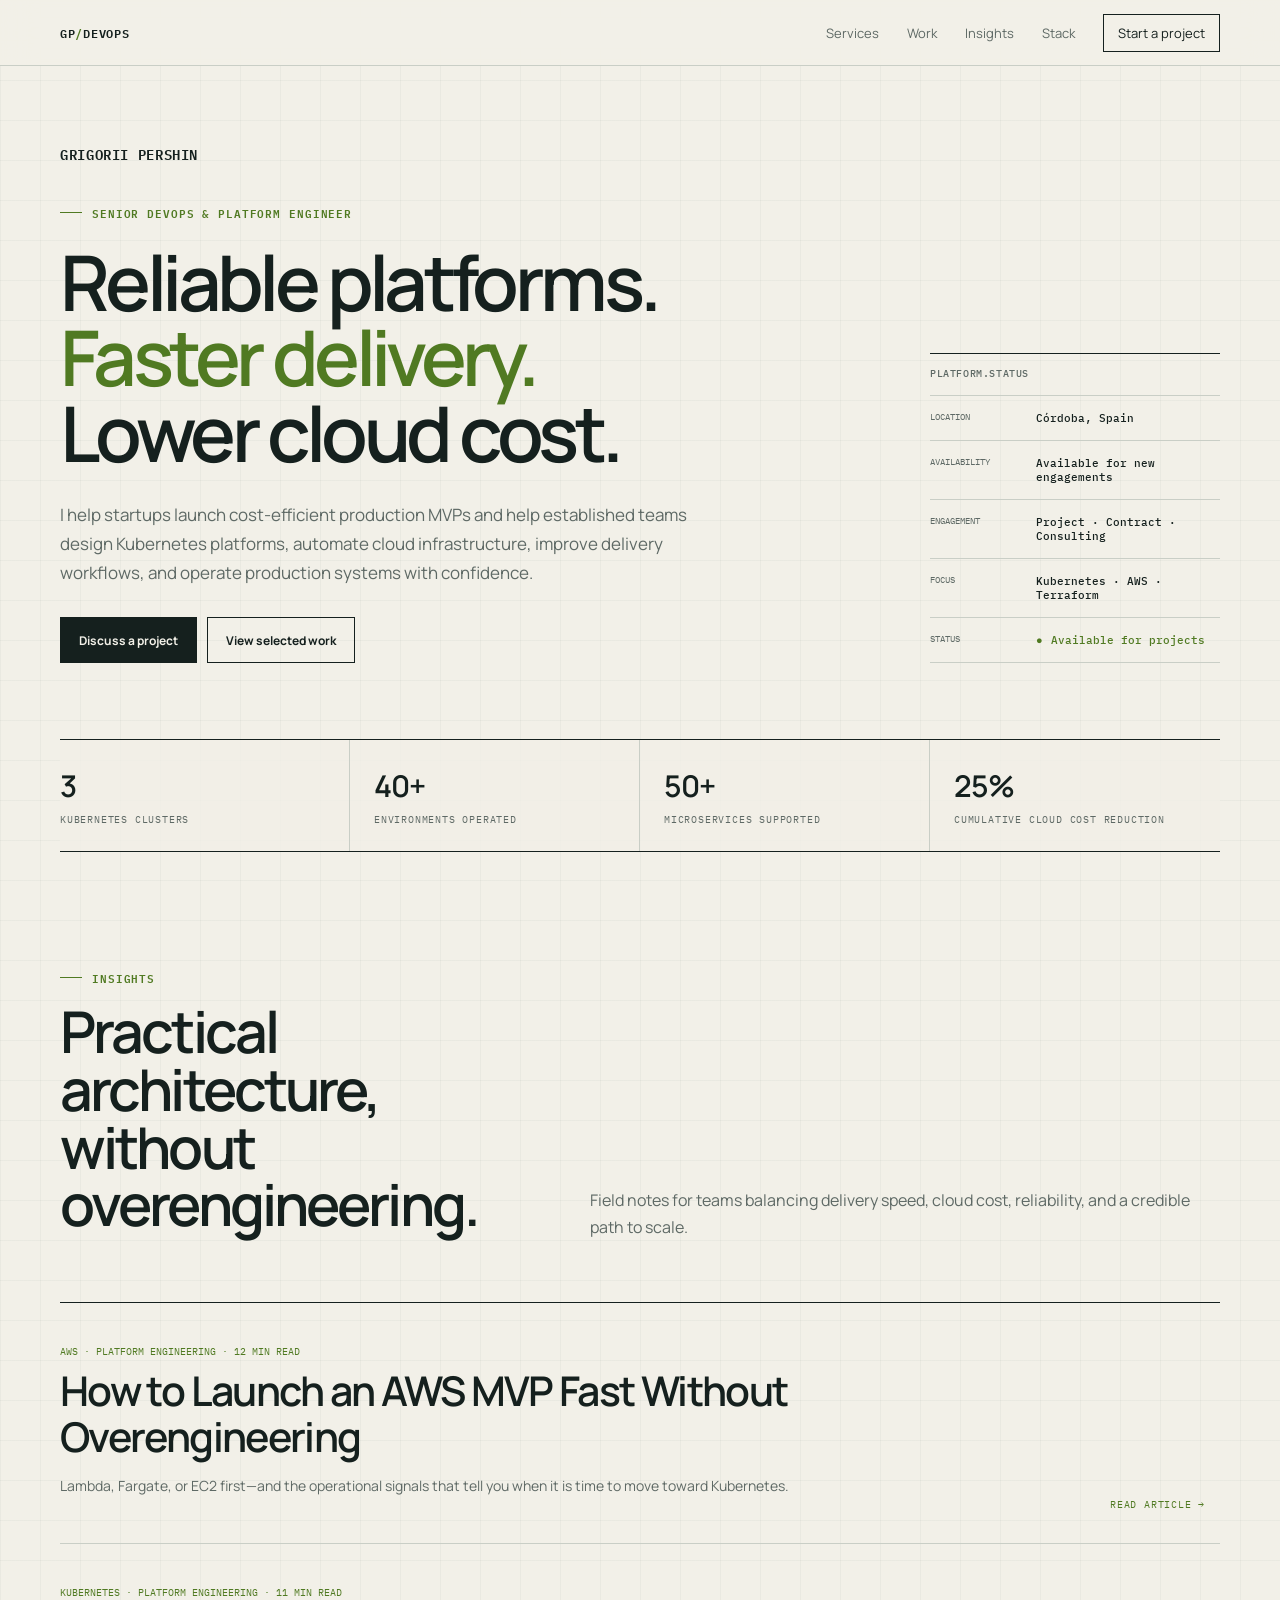
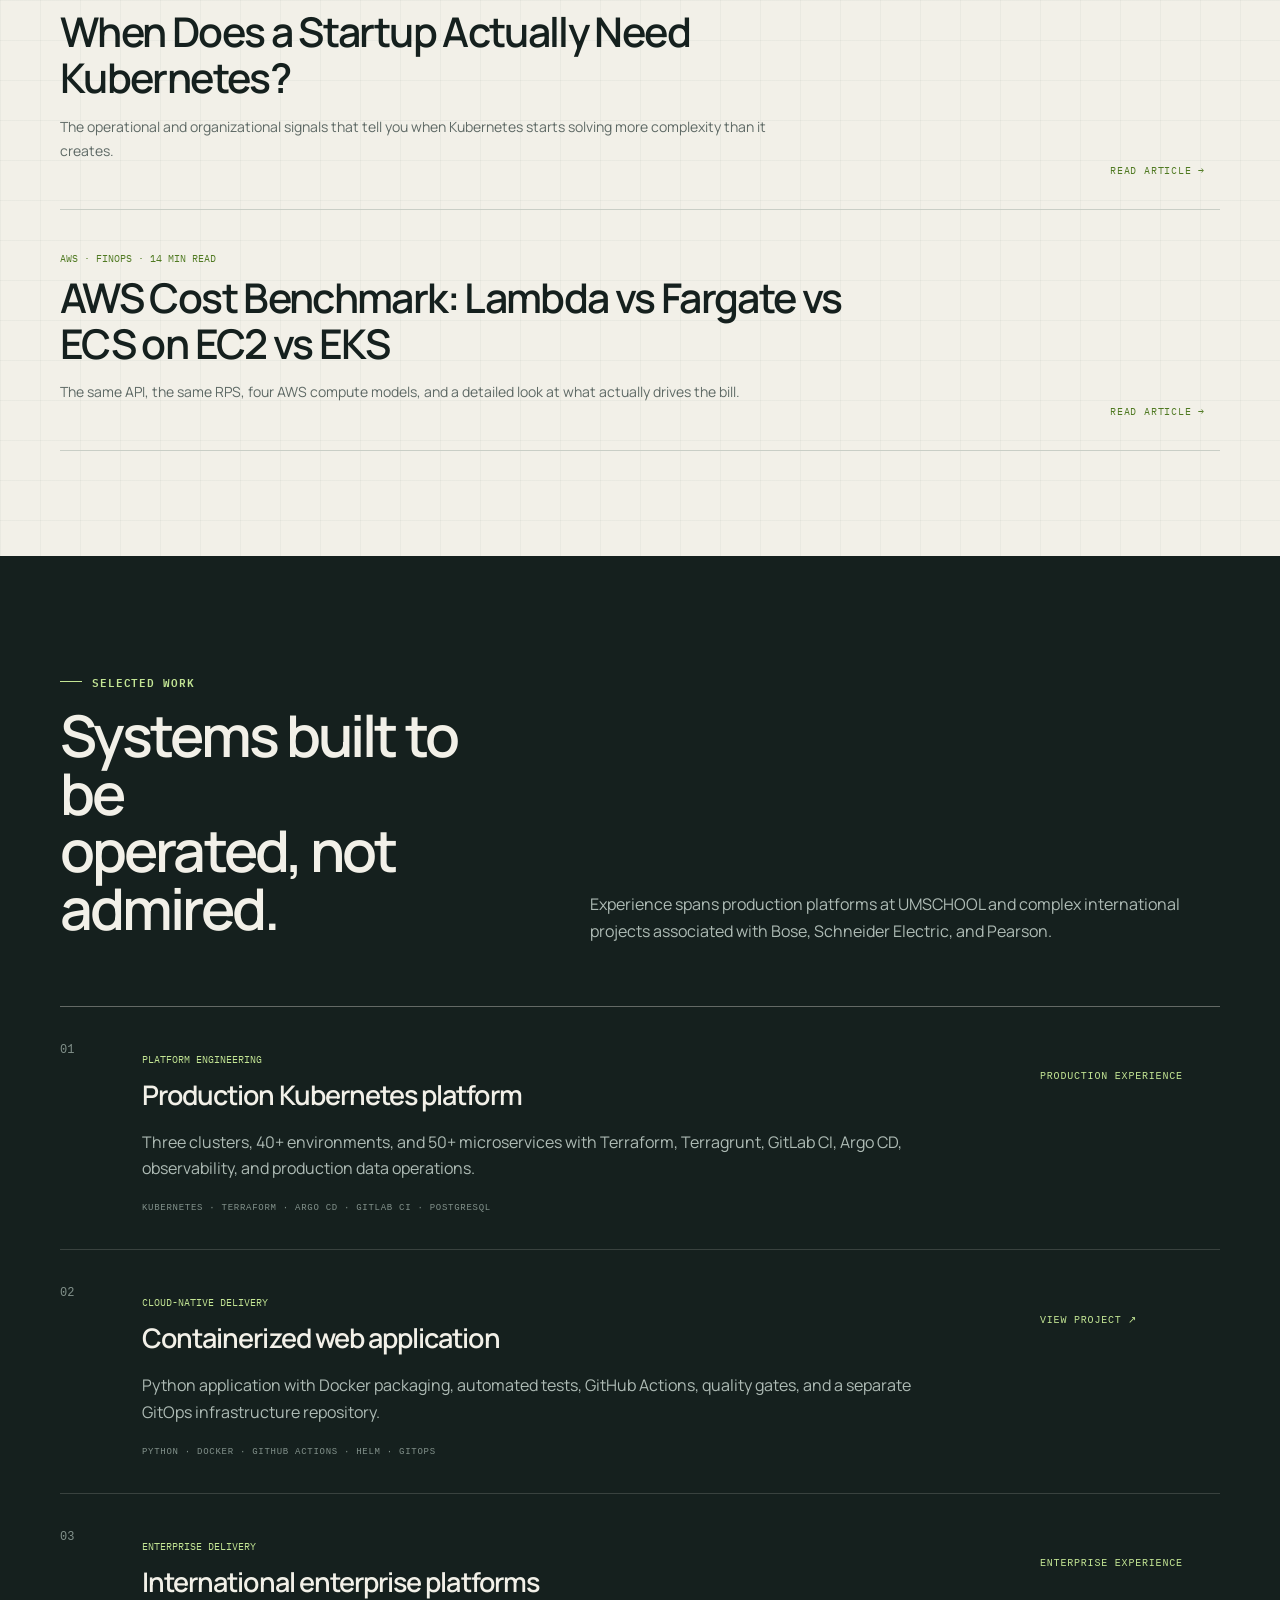
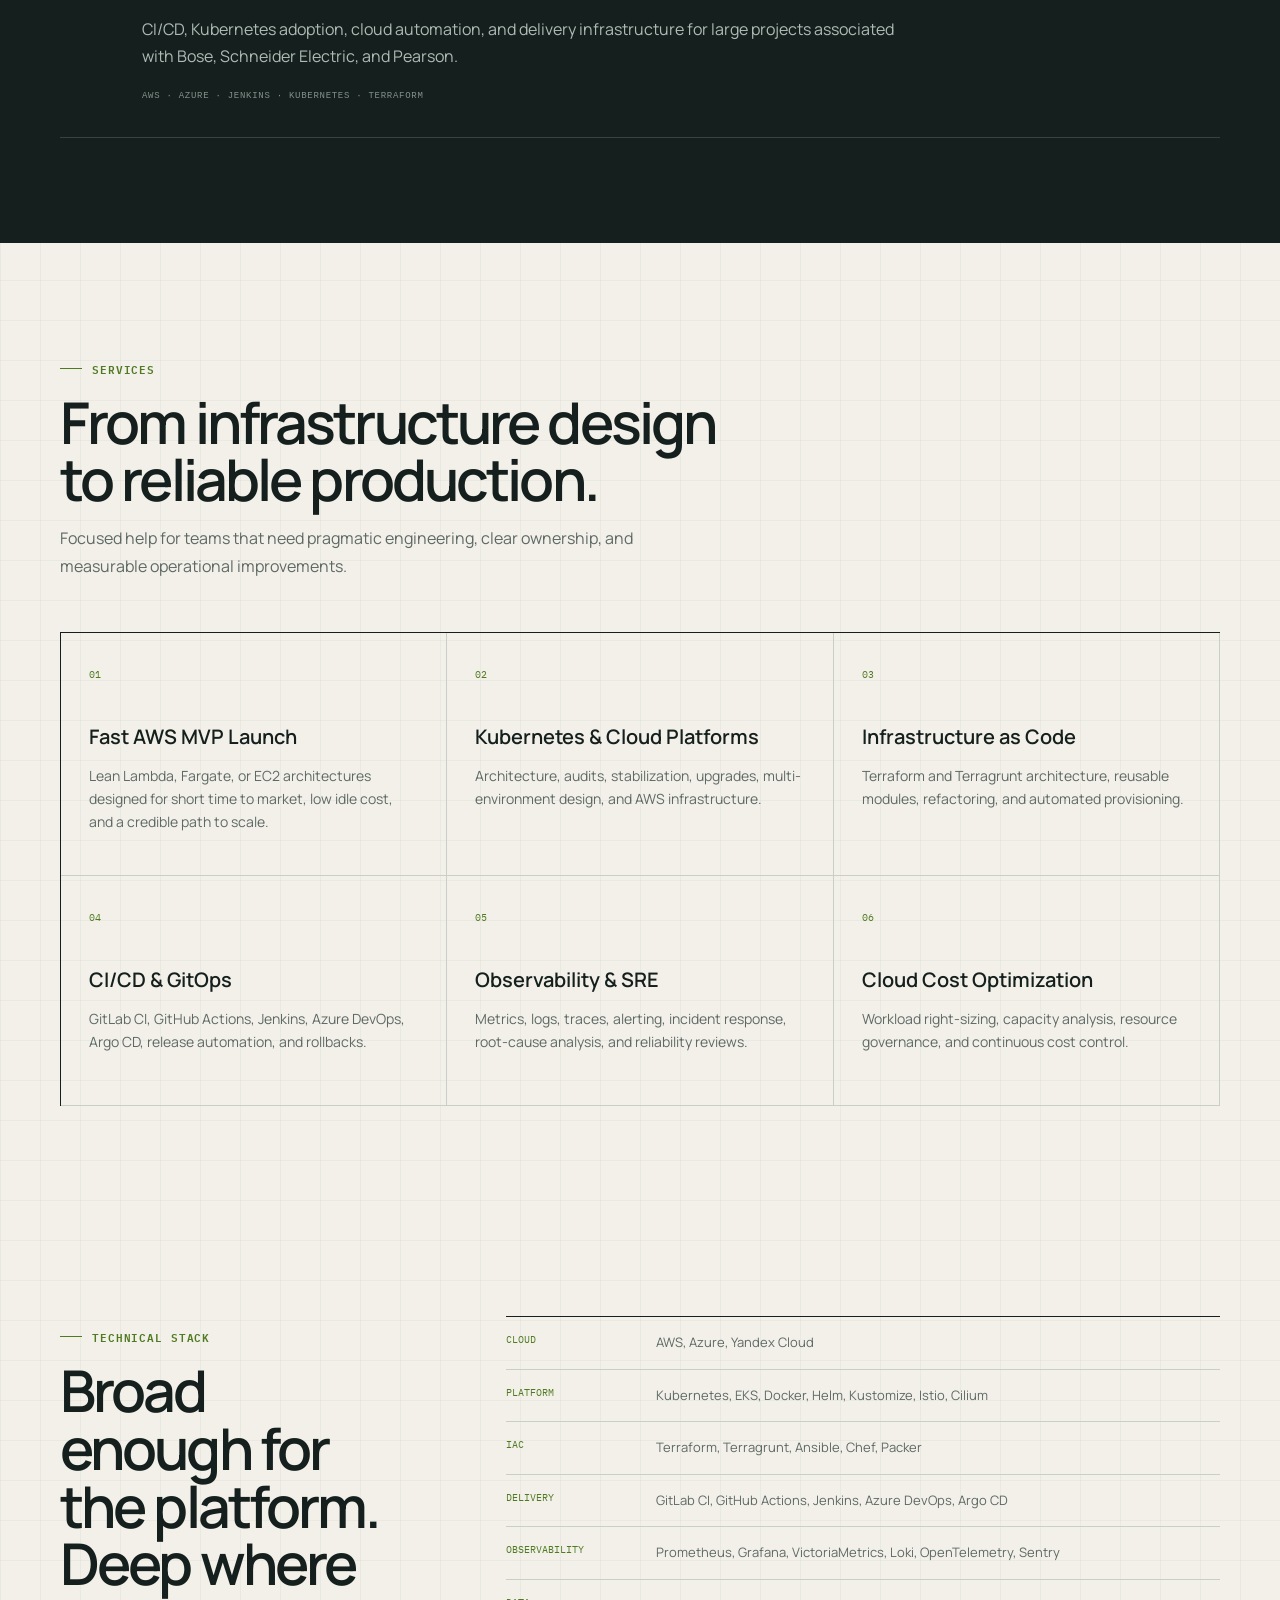
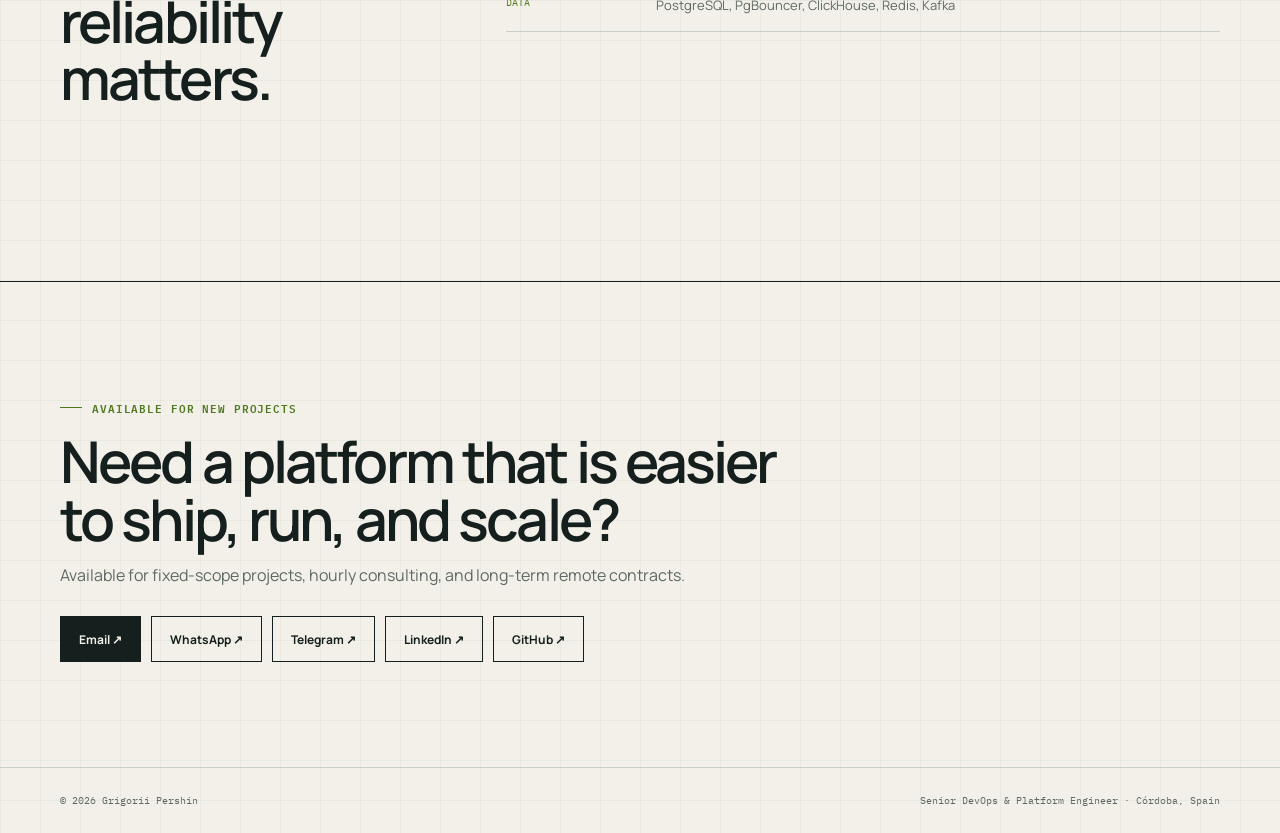
<file: index.html>
<!doctype html>
<html lang="en">
<head>
  <meta charset="utf-8"><meta name="viewport" content="width=device-width,initial-scale=1">
  <title>Grigorii Pershin — Senior DevOps &amp; Platform Engineer</title>
  <meta name="description" content="Senior DevOps and Platform Engineer helping startups launch cost-efficient AWS MVPs and building reliable Kubernetes, Terraform, CI/CD, GitOps, and observability platforms.">
  <meta name="keywords" content="Senior DevOps Engineer, Platform Engineer, AWS, Kubernetes, Terraform, GitOps, CI/CD, AWS Lambda, Fargate, EC2, cloud cost optimization">
  <meta name="author" content="Grigorii Pershin"><meta name="robots" content="index,follow,max-image-preview:large,max-snippet:-1">
  <link rel="canonical" href="https://vigregus.github.io/">
  <meta property="og:type" content="website"><meta property="og:url" content="https://vigregus.github.io/">
  <meta property="og:title" content="Grigorii Pershin — Senior DevOps &amp; Platform Engineer">
  <meta property="og:description" content="Reliable platforms. Faster delivery. Lower cloud cost."><meta property="og:site_name" content="Grigorii Pershin DevOps Portfolio">
  <meta name="twitter:card" content="summary"><meta name="twitter:title" content="Grigorii Pershin — Senior DevOps &amp; Platform Engineer"><meta name="twitter:description" content="Reliable platforms. Faster delivery. Lower cloud cost.">
  <script type="application/ld+json">{"@context":"https://schema.org","@type":["Person","ProfessionalService"],"name":"Grigorii Pershin","url":"https://vigregus.github.io/","email":"mailto:vigregus@gmail.com","jobTitle":"Senior DevOps & Platform Engineer","address":{"@type":"PostalAddress","addressLocality":"Córdoba","addressCountry":"ES"},"sameAs":["https://github.com/vigregus","https://www.linkedin.com/in/grigoriypershin/","https://t.me/vigregus"],"knowsAbout":["AWS","Kubernetes","Terraform","GitOps","CI/CD","Platform engineering","Observability","Cloud cost optimization"],"areaServed":"Worldwide"}</script>
  <script>window.dataLayer=window.dataLayer||[];function gtag(){dataLayer.push(arguments)}gtag('consent','default',{ad_storage:'denied',analytics_storage:'denied',ad_user_data:'denied',ad_personalization:'denied'});gtag('js',new Date());gtag('config','G-XRSKZ8BVP9',{anonymize_ip:true});</script><script async src="https://www.googletagmanager.com/gtag/js?id=G-XRSKZ8BVP9"></script>
  <style>
    :root{--ink:#071317;--panel:#0c1c21;--panel2:#10272c;--paper:#f2f0e9;--muted:#a8b8b7;--line:rgba(231,242,238,.14);--acid:#b9ed62;--amber:#f2b45f}*{box-sizing:border-box}html{scroll-behavior:smooth}body{margin:0;background:var(--ink);color:var(--paper);font-family:Arial,Helvetica,sans-serif}a{color:inherit;text-decoration:none}.site-header{position:sticky;top:0;z-index:10;display:flex;align-items:center;justify-content:space-between;min-height:76px;padding:0 5vw;border-bottom:1px solid var(--line);background:rgba(7,19,23,.92);backdrop-filter:blur(16px)}.brand{font:800 14px ui-monospace,SFMono-Regular,Menlo,monospace;letter-spacing:.08em}.brand span,.eyebrow,.online,.article-card>span{color:var(--acid)}nav{display:flex;align-items:center;gap:34px;font-size:13px}nav a:not(.nav-cta){color:var(--muted)}nav a:hover{color:var(--acid)}.nav-cta{padding:11px 17px;border:1px solid var(--acid);color:var(--acid)}.hero{min-height:calc(100vh - 76px);display:grid;grid-template-columns:1.25fr .75fr;gap:8vw;align-items:center;padding:8vw 7vw;background:linear-gradient(rgba(255,255,255,.025) 1px,transparent 1px),linear-gradient(90deg,rgba(255,255,255,.025) 1px,transparent 1px);background-size:56px 56px}.eyebrow{display:flex;align-items:center;gap:10px;font:700 12px ui-monospace,SFMono-Regular,Menlo,monospace;letter-spacing:.12em;text-transform:uppercase}.eyebrow i{width:28px;height:1px;background:var(--acid)}.hero h1{margin:26px 0;max-width:900px;font-size:clamp(52px,7.2vw,108px);line-height:.91;letter-spacing:-.065em}.hero h1 em{color:var(--acid);font-style:normal}.hero-text{max-width:700px;color:var(--muted);font-size:18px;line-height:1.7}.actions,.contact-links{display:flex;flex-wrap:wrap;gap:12px;margin-top:34px}.button{display:inline-flex;min-height:50px;align-items:center;justify-content:center;padding:0 22px;border:1px solid var(--line);font-size:13px;font-weight:700;transition:.2s}.button.primary{border-color:var(--acid);background:var(--acid);color:var(--ink)}.button.secondary{background:rgba(255,255,255,.03)}.button:hover{transform:translateY(-2px)}.hero-panel{border:1px solid var(--line);background:rgba(12,28,33,.9);box-shadow:24px 24px 0 rgba(185,237,98,.035)}.terminal-bar{display:flex;gap:7px;padding:14px 16px;border-bottom:1px solid var(--line)}.terminal-bar span{width:7px;height:7px;border-radius:50%;background:#365158}.terminal-bar span:first-child{background:var(--amber)}.terminal-bar b{margin-left:auto;color:#678086;font:500 10px ui-monospace,SFMono-Regular,Menlo,monospace}.terminal-body{padding:14px 24px 24px}.terminal-body p{display:grid;grid-template-columns:100px 1fr;gap:16px;padding:15px 0;margin:0;border-bottom:1px solid var(--line);font:11px ui-monospace,SFMono-Regular,Menlo,monospace}.terminal-body p:last-child{border:0}.terminal-body i{color:#668086;font-style:normal}.terminal-body strong{font-weight:500}.online:before{content:'●';margin-right:8px}.metrics{display:grid;grid-template-columns:repeat(4,1fr);border-top:1px solid var(--line);border-bottom:1px solid var(--line)}.metrics div{padding:35px 5vw;border-right:1px solid var(--line)}.metrics div:last-child{border:0}.metrics strong{display:block;color:var(--acid);font:42px ui-monospace,SFMono-Regular,Menlo,monospace}.metrics span{display:block;margin-top:7px;color:var(--muted);font-size:11px;text-transform:uppercase;letter-spacing:.08em}.section{padding:120px 7vw}.section-heading{max-width:850px;margin-bottom:64px}.section-heading h2,.contact h2{margin:22px 0;font-size:clamp(38px,5vw,72px);line-height:1;letter-spacing:-.05em}.section-heading>p:last-child{max-width:630px;color:var(--muted);line-height:1.7}.split{max-width:none;display:grid;grid-template-columns:1fr .55fr;gap:10vw;align-items:end}.split>p{margin-bottom:8px;color:var(--muted);line-height:1.7}.service-grid{display:grid;grid-template-columns:repeat(3,1fr);border-top:1px solid var(--line);border-left:1px solid var(--line)}.service-card{min-height:265px;padding:30px;border-right:1px solid var(--line);border-bottom:1px solid var(--line)}.service-card:hover{background:var(--panel)}.service-card>span,.project-type{color:var(--acid);font:11px ui-monospace,SFMono-Regular,Menlo,monospace}.service-card h3{margin:42px 0 16px;font-size:21px}.service-card p{color:var(--muted);font-size:14px;line-height:1.65}.work{background:var(--paper);color:var(--ink)}.work .eyebrow,.work .project-type{color:#49702a}.work .eyebrow i{background:#49702a}.project-list{border-top:1px solid rgba(7,19,23,.18)}.project{display:grid;grid-template-columns:70px 1fr 190px;gap:28px;padding:42px 0;border-bottom:1px solid rgba(7,19,23,.18)}.project-index{color:#71807a;font:12px ui-monospace,SFMono-Regular,Menlo,monospace}.project h3{margin:10px 0 14px;font-size:29px;letter-spacing:-.035em}.project-main>p:not(.project-type){max-width:780px;color:#53605d;line-height:1.65}.project-stack{margin-top:22px;color:#65746f;font:9px ui-monospace,SFMono-Regular,Menlo,monospace;letter-spacing:.08em}.project>a,.project-status{padding-top:28px;color:#3f6623;font:10px ui-monospace,SFMono-Regular,Menlo,monospace;text-transform:uppercase;letter-spacing:.08em}.insights{background:var(--panel)}.insights-list{display:grid;gap:24px}.article-card{display:grid;grid-template-columns:1fr 150px;gap:40px;align-items:end;padding:42px;border:1px solid var(--line);background:linear-gradient(135deg,rgba(185,237,98,.08),rgba(255,255,255,.02))}.article-card h3{max-width:900px;margin:12px 0 16px;font-size:clamp(30px,4vw,56px);line-height:1.05;letter-spacing:-.045em}.article-card p:not(.project-type){max-width:760px;color:var(--muted);line-height:1.7}.article-card>span{font:11px ui-monospace,SFMono-Regular,Menlo,monospace;text-transform:uppercase;letter-spacing:.08em}.stack-section{display:grid;grid-template-columns:.9fr 1.1fr;gap:9vw}.stack-list{border-top:1px solid var(--line)}.stack-list div{display:grid;grid-template-columns:140px 1fr;gap:30px;padding:20px 0;border-bottom:1px solid var(--line)}.stack-list strong{color:var(--acid);font:11px ui-monospace,SFMono-Regular,Menlo,monospace;text-transform:uppercase}.stack-list span{color:var(--muted);font-size:14px;line-height:1.5}.contact{padding:120px 7vw;text-align:center;background:var(--panel)}.contact .eyebrow,.contact-links{justify-content:center}.contact>p:not(.eyebrow){color:var(--muted)}footer{display:flex;justify-content:space-between;gap:30px;padding:30px 5vw;border-top:1px solid var(--line);color:#718388;font:10px ui-monospace,SFMono-Regular,Menlo,monospace}.consent{position:fixed;left:18px;right:18px;bottom:18px;z-index:20;max-width:760px;margin:auto;padding:18px;border:1px solid var(--line);background:var(--panel);display:none;gap:18px;align-items:center}.consent p{margin:0;color:var(--muted);font-size:13px}.consent button{padding:9px 12px;border:1px solid var(--line);background:transparent;color:var(--paper);cursor:pointer}.consent .accept{background:var(--acid);color:var(--ink)}@media(max-width:980px){.hero{grid-template-columns:1fr}.hero-panel{max-width:620px}.metrics{grid-template-columns:repeat(2,1fr)}.service-grid{grid-template-columns:repeat(2,1fr)}.stack-section{grid-template-columns:1fr}}@media(max-width:700px){.site-header{min-height:64px}nav a:not(.nav-cta){display:none}.hero{min-height:auto;padding:90px 6vw}.hero h1{font-size:clamp(46px,14vw,72px)}.metrics,.service-grid{grid-template-columns:1fr}.metrics div{border-right:0;border-bottom:1px solid var(--line)}.section{padding:85px 6vw}.split{grid-template-columns:1fr;gap:18px}.project{grid-template-columns:38px 1fr}.project>a,.project-status{grid-column:2;padding:0}.article-card{grid-template-columns:1fr;padding:28px}.stack-list div{grid-template-columns:100px 1fr;gap:14px}footer{flex-direction:column}.consent{flex-direction:column;align-items:stretch}}
  </style>
  <link rel="stylesheet" href="site-v2.css">
</head>
<body>
  <header class="site-header"><a class="brand" href="#top">GP<span>/</span>DEVOPS</a><nav><a href="#services">Services</a><a href="#work">Work</a><a href="#insights">Insights</a><a href="#stack">Stack</a><a class="nav-cta" href="#contact">Start a project</a></nav></header>
  <main>
    <section class="hero" id="top"><div><p class="eyebrow"><i></i>Senior DevOps &amp; Platform Engineer</p><h1>Reliable platforms.<br><em>Faster delivery.</em><br>Lower cloud cost.</h1><p class="hero-text">I help startups launch cost-efficient production MVPs and help established teams design Kubernetes platforms, automate cloud infrastructure, improve delivery workflows, and operate production systems with confidence.</p><div class="actions"><a class="button primary" href="#contact">Discuss a project</a><a class="button secondary" href="#work">View selected work</a></div></div><aside class="hero-panel"><div class="terminal-bar"><span></span><span></span><span></span><b>platform.status</b></div><div class="terminal-body"><p><i>location</i><strong>Córdoba, Spain</strong></p><p><i>availability</i><strong>Available for new engagements</strong></p><p><i>engagement</i><strong>Project · Contract · Consulting</strong></p><p><i>focus</i><strong>Kubernetes · AWS · Terraform</strong></p><p><i>status</i><strong class="online">Available for projects</strong></p></div></aside></section>
    <section class="metrics"><div><strong>3</strong><span>Kubernetes clusters</span></div><div><strong>40+</strong><span>Environments operated</span></div><div><strong>50+</strong><span>Microservices supported</span></div><div><strong>25%</strong><span>Cumulative cloud cost reduction</span></div></section>
    <section class="section" id="services"><div class="section-heading"><p class="eyebrow"><i></i>Services</p><h2>From infrastructure design<br>to reliable production.</h2><p>Focused help for teams that need pragmatic engineering, clear ownership, and measurable operational improvements.</p></div><div class="service-grid"><article class="service-card"><span>01</span><h3>Fast AWS MVP Launch</h3><p>Lean Lambda, Fargate, or EC2 architectures designed for short time to market, low idle cost, and a credible path to scale.</p></article><article class="service-card"><span>02</span><h3>Kubernetes &amp; Cloud Platforms</h3><p>Architecture, audits, stabilization, upgrades, multi-environment design, and AWS infrastructure.</p></article><article class="service-card"><span>03</span><h3>Infrastructure as Code</h3><p>Terraform and Terragrunt architecture, reusable modules, refactoring, and automated provisioning.</p></article><article class="service-card"><span>04</span><h3>CI/CD &amp; GitOps</h3><p>GitLab CI, GitHub Actions, Jenkins, Azure DevOps, Argo CD, release automation, and rollbacks.</p></article><article class="service-card"><span>05</span><h3>Observability &amp; SRE</h3><p>Metrics, logs, traces, alerting, incident response, root-cause analysis, and reliability reviews.</p></article><article class="service-card"><span>06</span><h3>Cloud Cost Optimization</h3><p>Workload right-sizing, capacity analysis, resource governance, and continuous cost control.</p></article></div></section>
    <section class="section work" id="work"><div class="section-heading split"><div><p class="eyebrow"><i></i>Selected work</p><h2>Systems built to be<br>operated, not admired.</h2></div><p>Experience spans production platforms at UMSCHOOL and complex international projects associated with Bose, Schneider Electric, and Pearson.</p></div><div class="project-list"><article class="project"><div class="project-index">01</div><div class="project-main"><p class="project-type">PLATFORM ENGINEERING</p><h3>Production Kubernetes platform</h3><p>Three clusters, 40+ environments, and 50+ microservices with Terraform, Terragrunt, GitLab CI, Argo CD, observability, and production data operations.</p><div class="project-stack">KUBERNETES · TERRAFORM · ARGO CD · GITLAB CI · POSTGRESQL</div></div><span class="project-status">Production experience</span></article><article class="project"><div class="project-index">02</div><div class="project-main"><p class="project-type">CLOUD-NATIVE DELIVERY</p><h3>Containerized web application</h3><p>Python application with Docker packaging, automated tests, GitHub Actions, quality gates, and a separate GitOps infrastructure repository.</p><div class="project-stack">PYTHON · DOCKER · GITHUB ACTIONS · HELM · GITOPS</div></div><a href="https://github.com/vigregus/webserver-app">View project ↗</a></article><article class="project"><div class="project-index">03</div><div class="project-main"><p class="project-type">ENTERPRISE DELIVERY</p><h3>International enterprise platforms</h3><p>CI/CD, Kubernetes adoption, cloud automation, and delivery infrastructure for large projects associated with Bose, Schneider Electric, and Pearson.</p><div class="project-stack">AWS · AZURE · JENKINS · KUBERNETES · TERRAFORM</div></div><span class="project-status">Enterprise experience</span></article></div></section>
    <section class="section insights" id="insights"><div class="section-heading split"><div><p class="eyebrow"><i></i>Insights</p><h2>Practical architecture,<br>without overengineering.</h2></div><p>Field notes for teams balancing delivery speed, cloud cost, reliability, and a credible path to scale.</p></div><div class="insights-list"><a class="article-card" href="aws-mvp-without-overengineering.html"><div><p class="project-type">AWS · PLATFORM ENGINEERING · 12 MIN READ</p><h3>How to Launch an AWS MVP Fast Without Overengineering</h3><p>Lambda, Fargate, or EC2 first—and the operational signals that tell you when it is time to move toward Kubernetes.</p></div><span>Read article →</span></a><a class="article-card" href="when-does-a-startup-need-kubernetes.html"><div><p class="project-type">KUBERNETES · PLATFORM ENGINEERING · 11 MIN READ</p><h3>When Does a Startup Actually Need Kubernetes?</h3><p>The operational and organizational signals that tell you when Kubernetes starts solving more complexity than it creates.</p></div><span>Read article →</span></a><a class="article-card" href="aws-cost-benchmark-lambda-fargate-ec2-eks.html"><div><p class="project-type">AWS · FINOPS · 14 MIN READ</p><h3>AWS Cost Benchmark: Lambda vs Fargate vs ECS on EC2 vs EKS</h3><p>The same API, the same RPS, four AWS compute models, and a detailed look at what actually drives the bill.</p></div><span>Read article →</span></a></div></section>
    <section class="section stack-section" id="stack"><div class="section-heading"><p class="eyebrow"><i></i>Technical stack</p><h2>Broad enough for the platform.<br>Deep where reliability matters.</h2></div><div class="stack-list"><div><strong>Cloud</strong><span>AWS, Azure, Yandex Cloud</span></div><div><strong>Platform</strong><span>Kubernetes, EKS, Docker, Helm, Kustomize, Istio, Cilium</span></div><div><strong>IaC</strong><span>Terraform, Terragrunt, Ansible, Chef, Packer</span></div><div><strong>Delivery</strong><span>GitLab CI, GitHub Actions, Jenkins, Azure DevOps, Argo CD</span></div><div><strong>Observability</strong><span>Prometheus, Grafana, VictoriaMetrics, Loki, OpenTelemetry, Sentry</span></div><div><strong>Data</strong><span>PostgreSQL, PgBouncer, ClickHouse, Redis, Kafka</span></div></div></section>
    <section class="contact" id="contact"><p class="eyebrow"><i></i>Available for new projects</p><h2>Need a platform that is easier<br>to ship, run, and scale?</h2><p>Available for fixed-scope projects, hourly consulting, and long-term remote contracts.</p><div class="contact-links"><a class="button primary" href="mailto:vigregus@gmail.com">Email ↗</a><a class="button secondary" href="https://wa.me/34610153572">WhatsApp ↗</a><a class="button secondary" href="https://t.me/vigregus">Telegram ↗</a><a class="button secondary" href="https://www.linkedin.com/in/grigoriypershin/">LinkedIn ↗</a><a class="button secondary" href="https://github.com/vigregus">GitHub ↗</a></div></section>
  </main>
  <footer><span>© 2026 Grigorii Pershin</span><span>Senior DevOps &amp; Platform Engineer · Córdoba, Spain</span></footer>
</body></html>
</file>
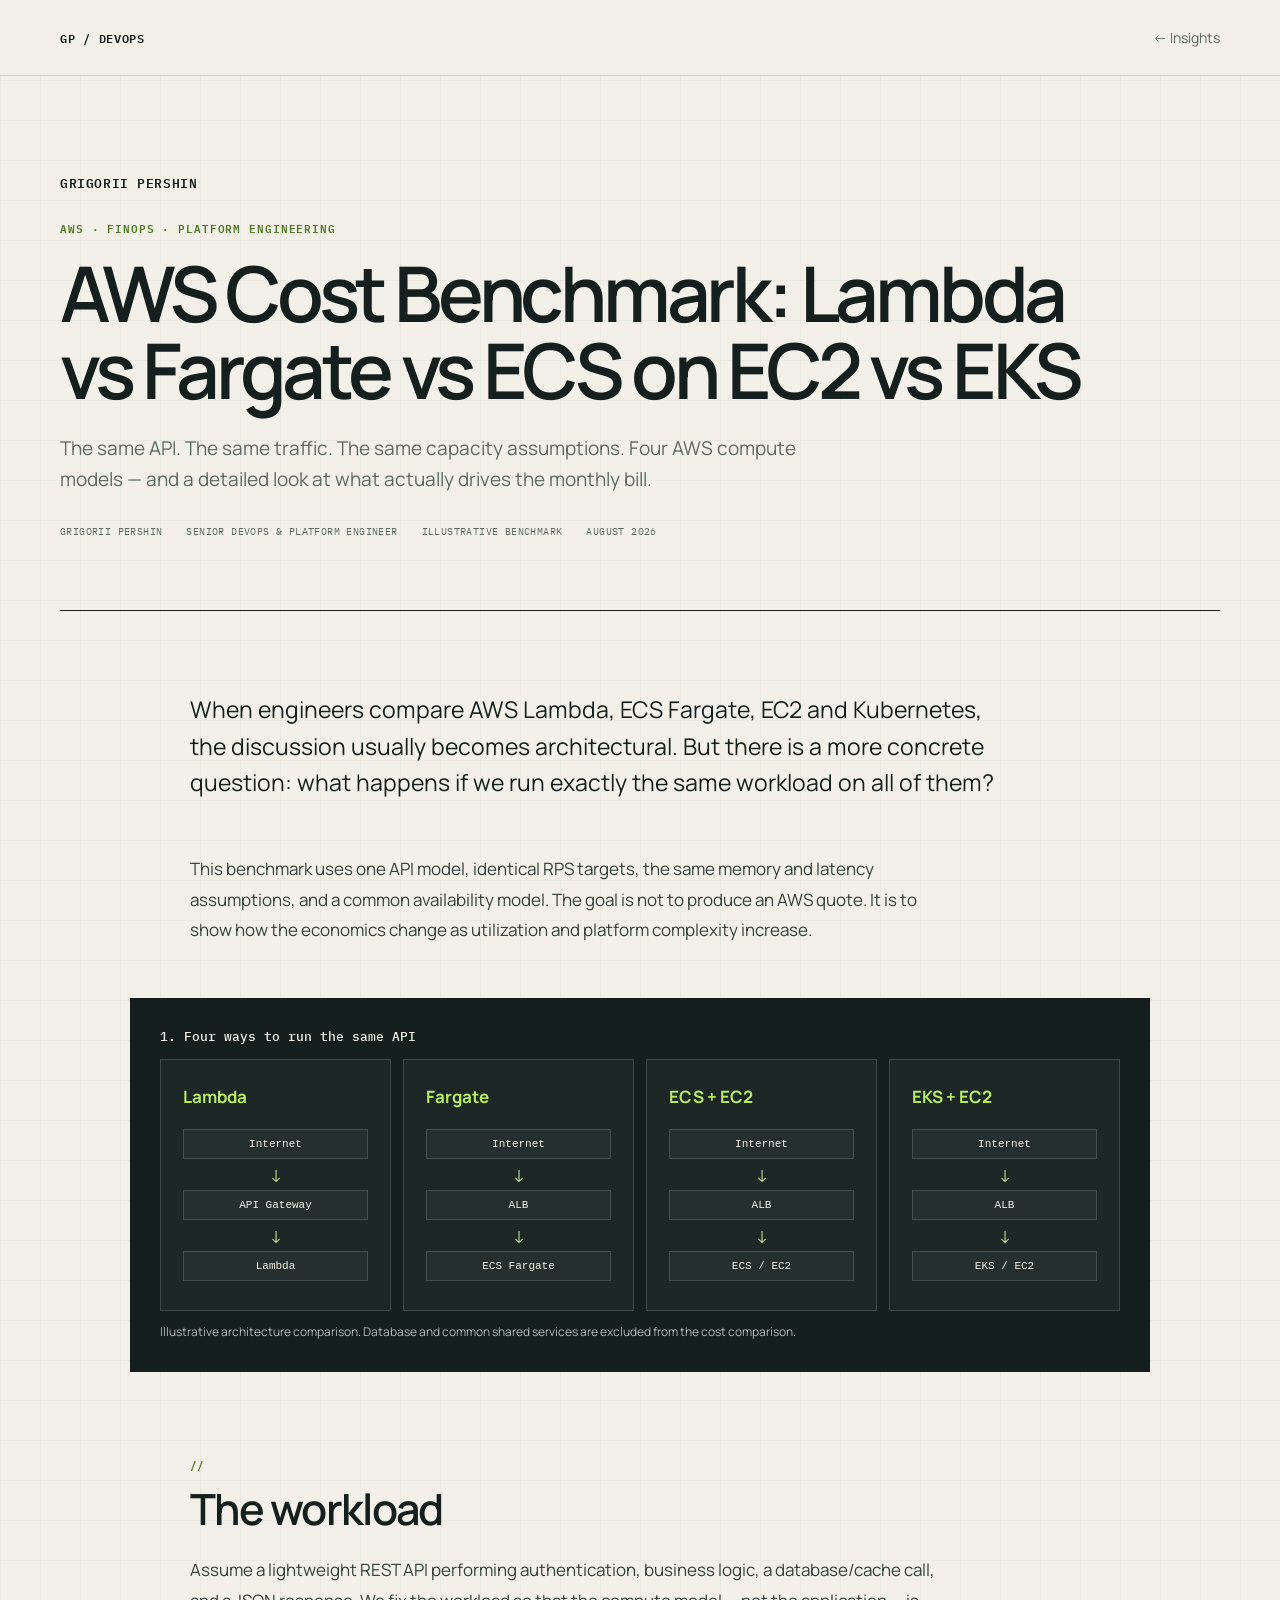
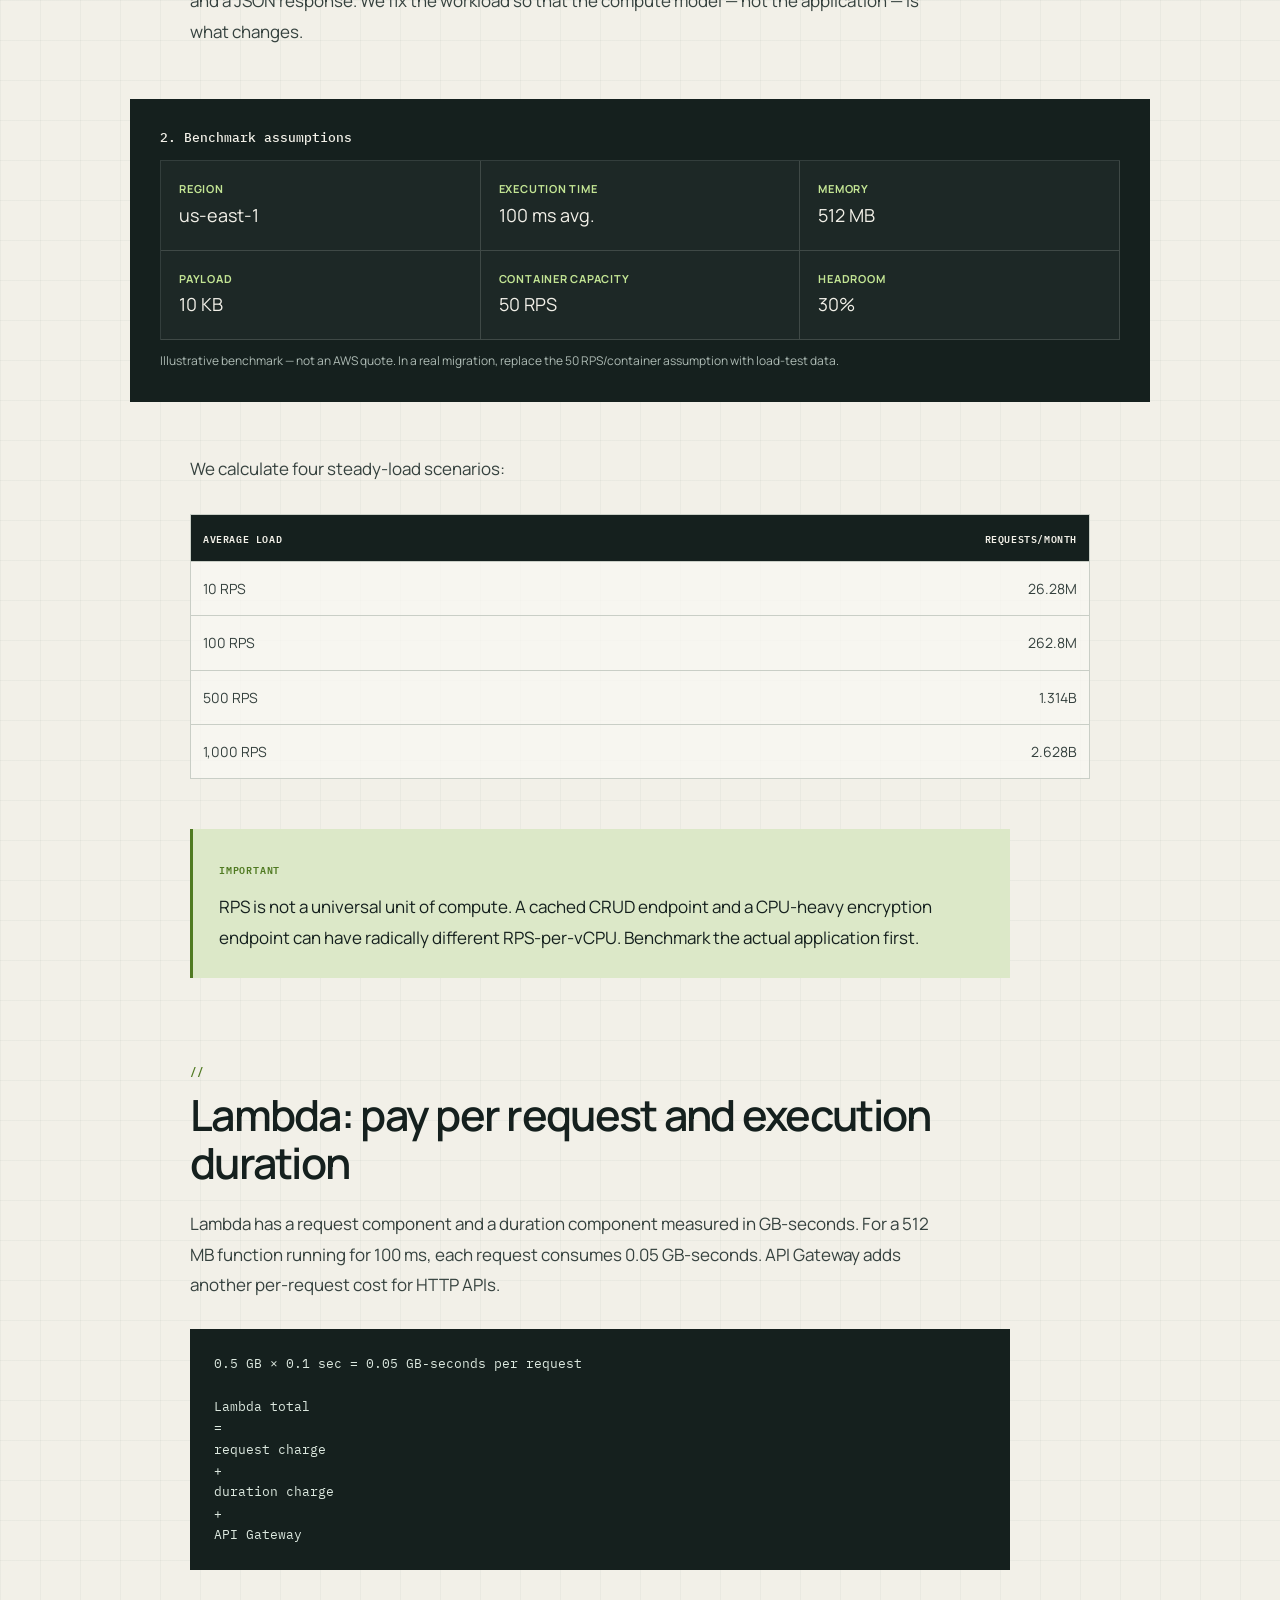
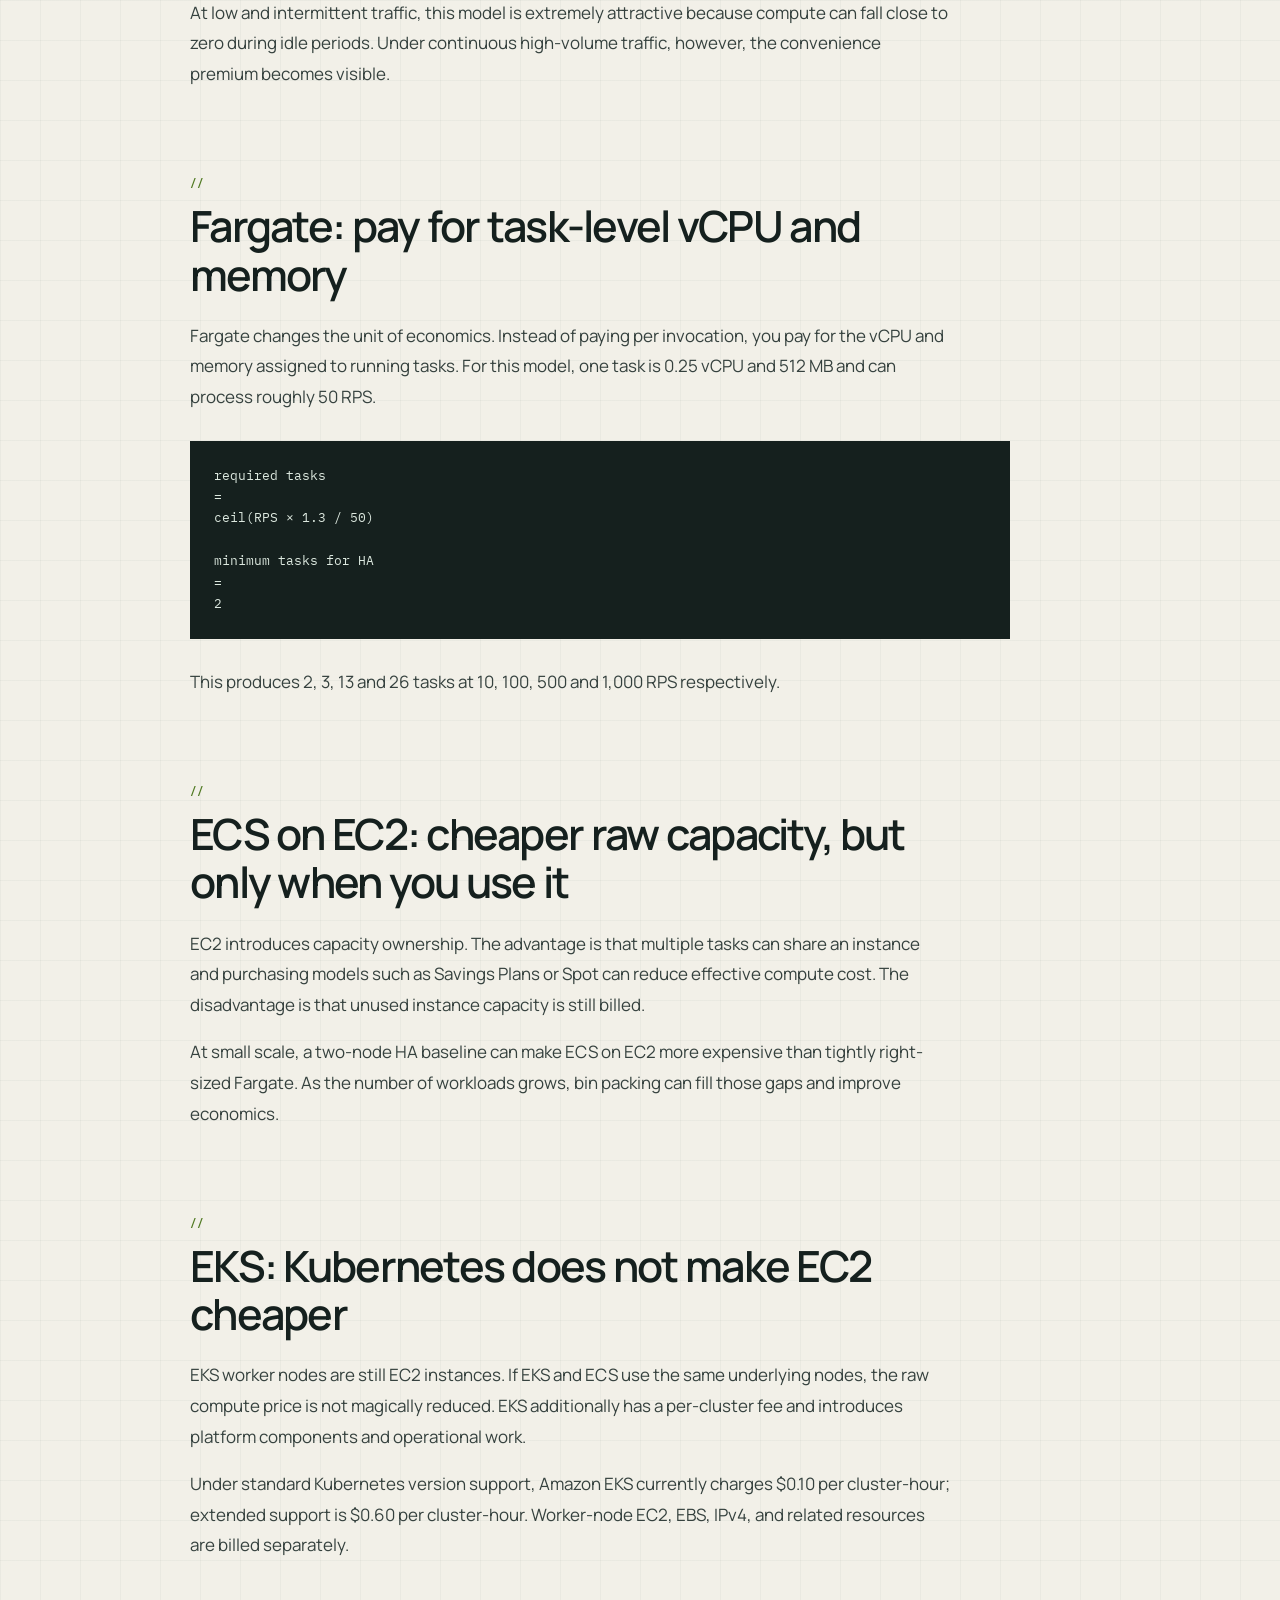
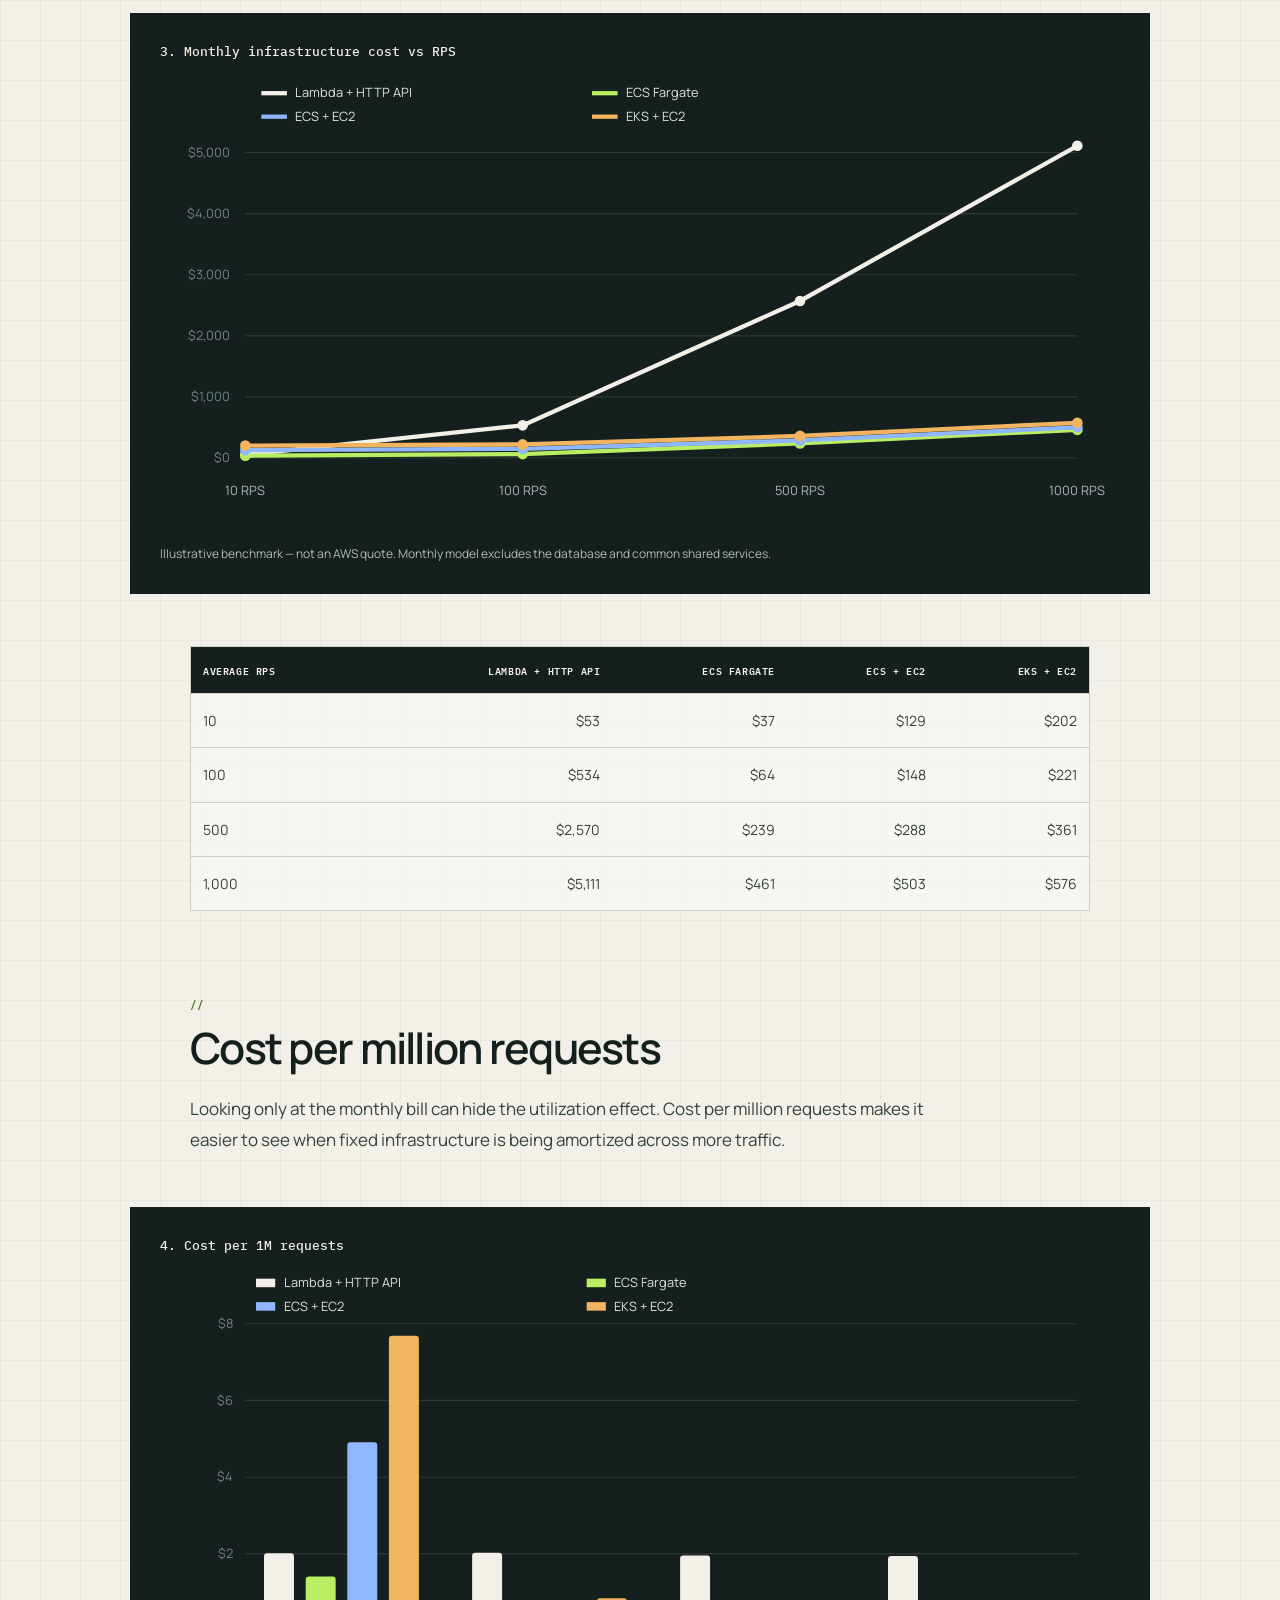
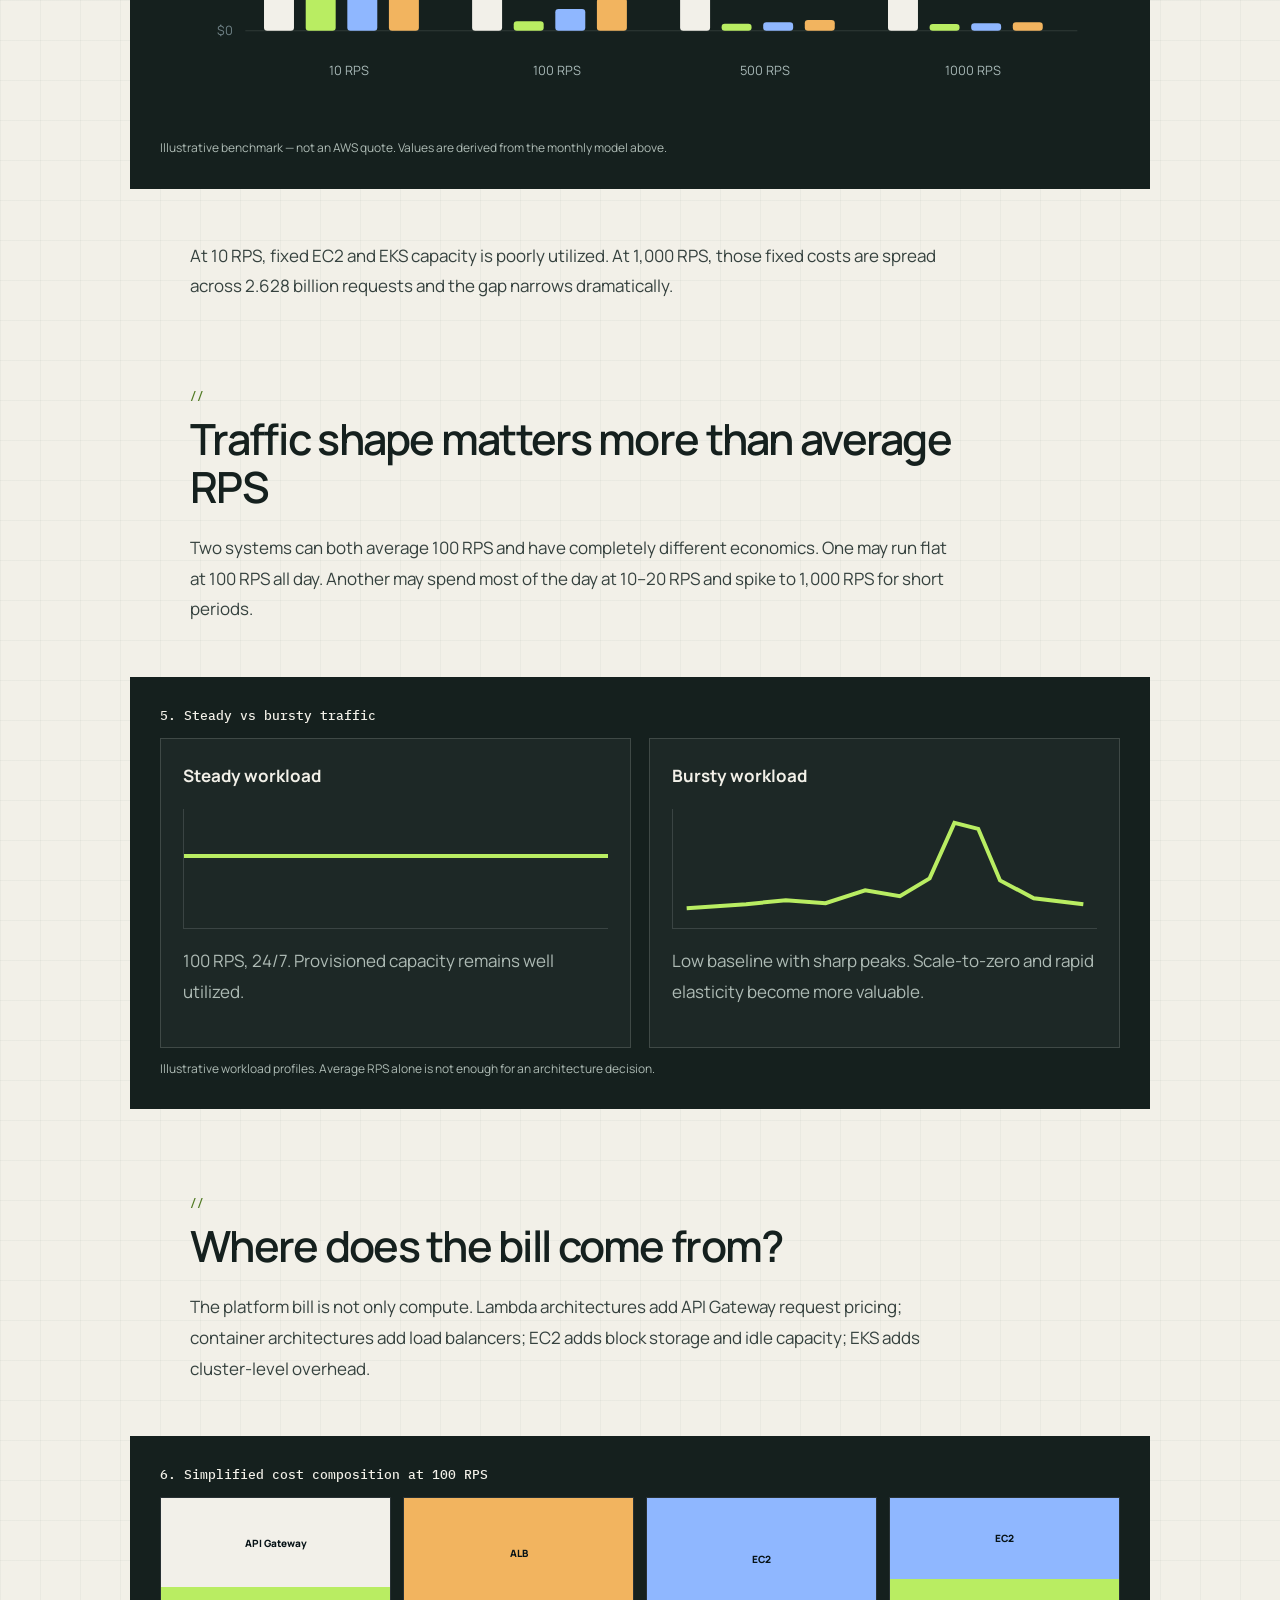
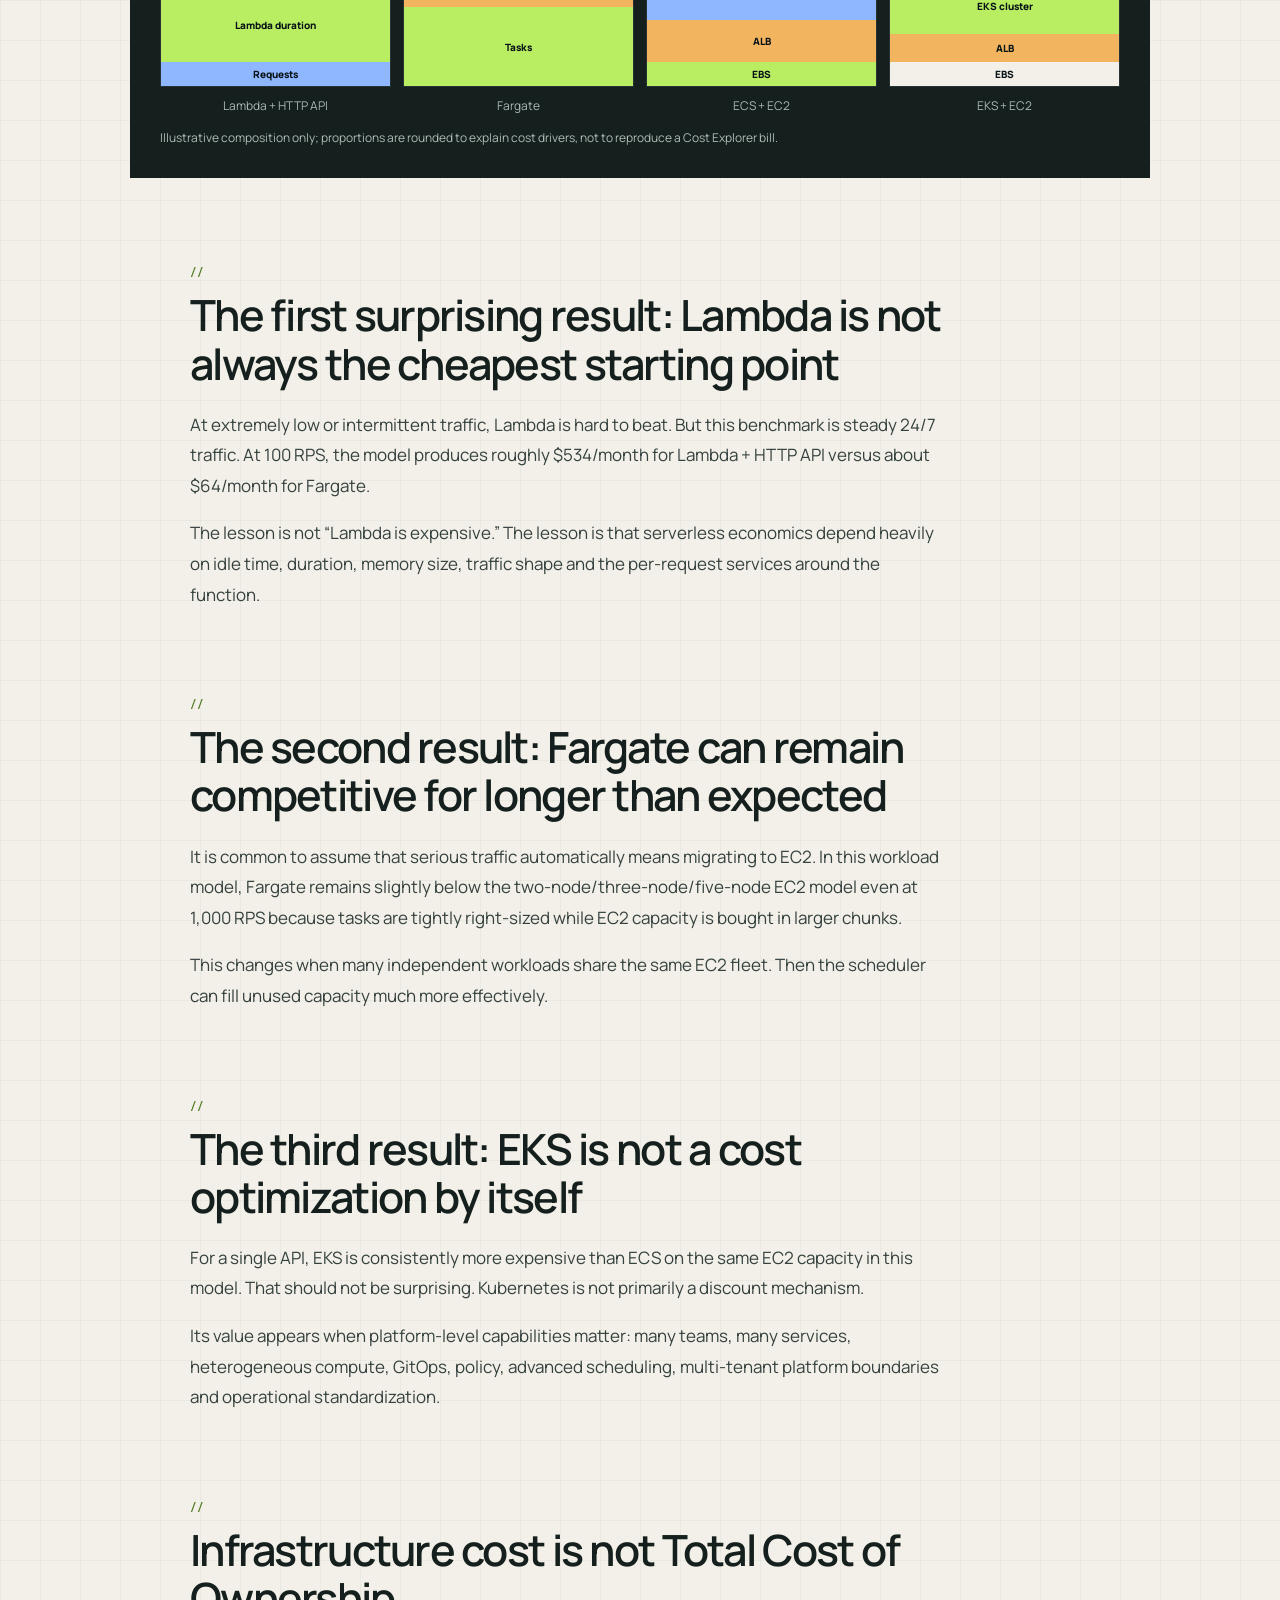
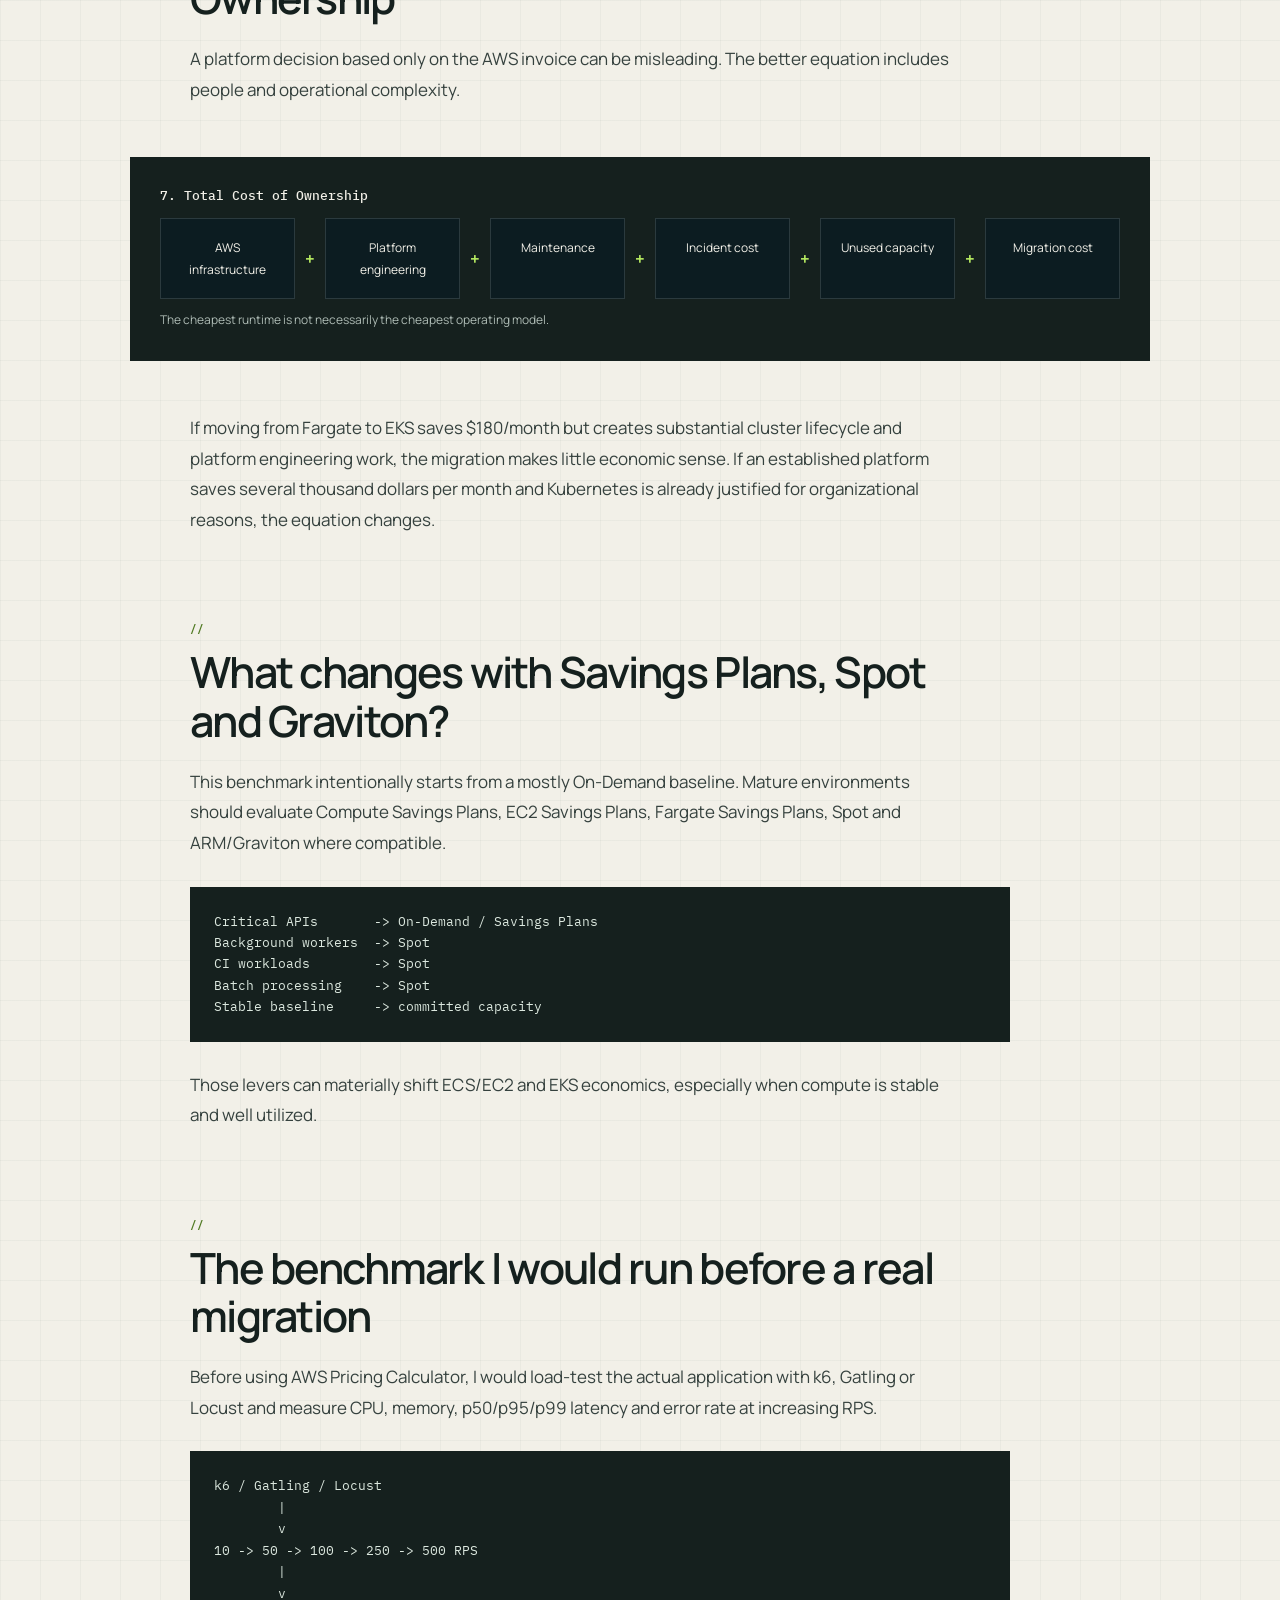
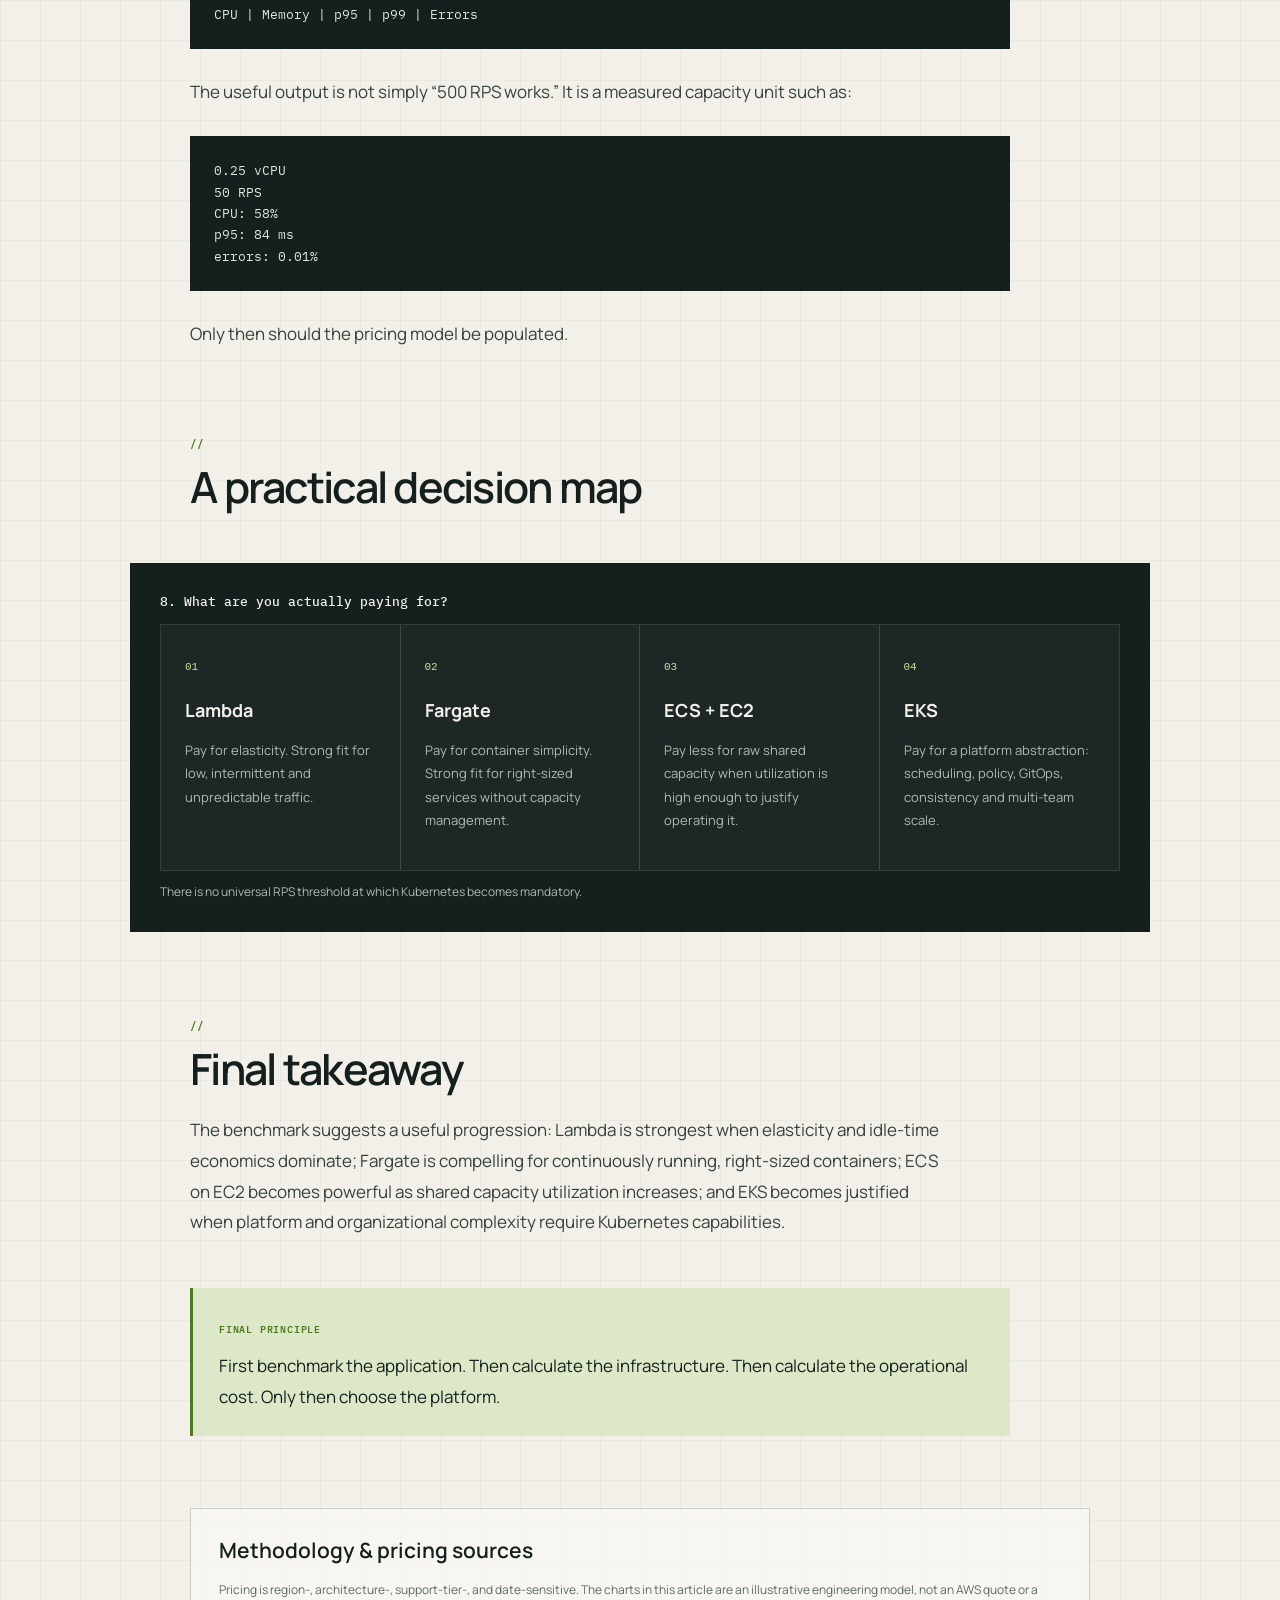
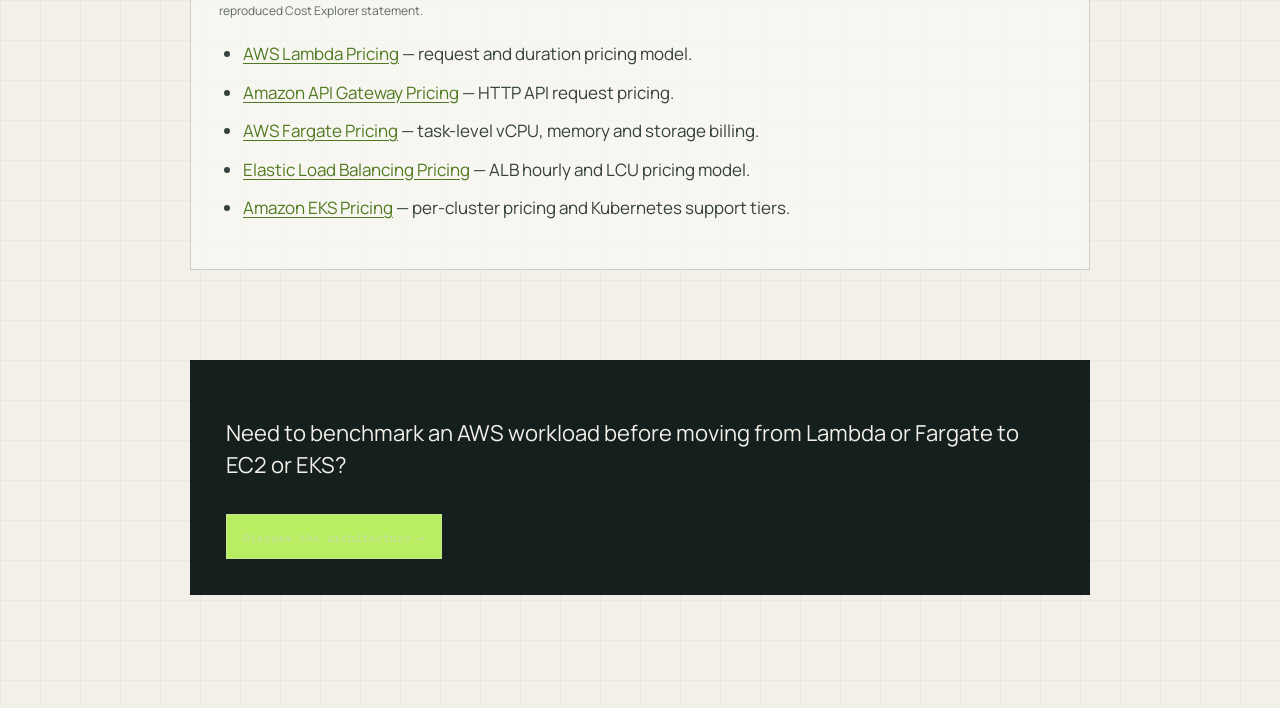
<file: aws-cost-benchmark-lambda-fargate-ec2-eks.html>
<!doctype html>
<html lang="en">
<head>
<meta charset="utf-8">
<meta name="viewport" content="width=device-width,initial-scale=1">
<title>AWS Cost Benchmark: Lambda vs Fargate vs ECS on EC2 vs EKS — Grigorii Pershin</title>
<meta name="description" content="A detailed AWS cost benchmark comparing Lambda, ECS Fargate, ECS on EC2, and EKS for the same API workload across 10, 100, 500, and 1,000 RPS.">
<meta name="author" content="Grigorii Pershin">
<meta name="robots" content="index,follow,max-image-preview:large,max-snippet:-1">
<link rel="canonical" href="https://vigregus.github.io/aws-cost-benchmark-lambda-fargate-ec2-eks.html">
<meta property="og:type" content="article">
<meta property="og:url" content="https://vigregus.github.io/aws-cost-benchmark-lambda-fargate-ec2-eks.html">
<meta property="og:title" content="AWS Cost Benchmark: Lambda vs Fargate vs ECS on EC2 vs EKS">
<meta property="og:description" content="The same API. The same RPS. Four AWS compute models. What actually costs less?">
<style>
:root{--bg:#071317;--panel:#0c1c21;--panel2:#10272c;--text:#f2f0e9;--muted:#a8b8b7;--line:rgba(231,242,238,.14);--acid:#b9ed62;--blue:#8fb7ff;--amber:#f2b45f;--max:980px}
*{box-sizing:border-box}
html{scroll-behavior:smooth}
body{margin:0;background:linear-gradient(rgba(255,255,255,.018) 1px,transparent 1px),linear-gradient(90deg,rgba(255,255,255,.018) 1px,transparent 1px),var(--bg);background-size:56px 56px;color:var(--text);font:17px/1.8 Inter,ui-sans-serif,system-ui,-apple-system,BlinkMacSystemFont,"Segoe UI",sans-serif}
a{color:inherit;text-decoration:none} nav{height:76px;padding:0 5vw;display:flex;align-items:center;justify-content:space-between;border-bottom:1px solid var(--line);background:rgba(7,19,23,.92);position:sticky;top:0;z-index:5;backdrop-filter:blur(14px)} .brand{font-weight:800} .back{color:var(--acid);font-size:14px}
.hero{max-width:1180px;margin:auto;padding:100px 28px 80px} .eyebrow{color:var(--acid);font-size:12px;font-weight:800;letter-spacing:.12em;text-transform:uppercase} .hero h1{font-size:clamp(46px,7vw,86px);line-height:.98;letter-spacing:-.055em;margin:24px 0} .deck{max-width:900px;color:var(--muted);font-size:22px} .meta{display:flex;gap:16px 28px;flex-wrap:wrap;margin-top:35px;color:#718388;font-size:11px;text-transform:uppercase;letter-spacing:.08em}
.content{max-width:var(--max);margin:auto;padding:70px 28px 120px} .lead{font-size:23px;color:var(--text)} h2{font-size:clamp(32px,4vw,50px);line-height:1.08;letter-spacing:-.035em;margin:78px 0 20px} h3{font-size:25px;margin:46px 0 10px} p,li{color:var(--muted)} li{margin:10px 0}
.callout{margin:42px 0;padding:26px;border-left:3px solid var(--acid);background:var(--panel)} .callout strong{color:var(--acid);font-size:12px;text-transform:uppercase;letter-spacing:.08em}
.figure{margin:48px 0;padding:24px;border:1px solid var(--line);background:rgba(12,28,33,.86)} .figure h3{margin:0 0 8px;font-size:18px} .figure .caption{font-size:12px;color:#718388;margin:10px 0 0} svg{width:100%;height:auto;display:block}
.grid4{display:grid;grid-template-columns:repeat(4,1fr);gap:12px} .arch{min-height:190px;padding:22px;border:1px solid var(--line);background:var(--panel)} .arch b{display:block;color:var(--acid);margin-bottom:16px} .node{padding:8px 10px;margin:7px 0;border:1px solid var(--line);font:11px ui-monospace,SFMono-Regular,Menlo,monospace;text-align:center;background:#081115} .arrow{text-align:center;color:var(--acid);line-height:1}
.assumptions{display:grid;grid-template-columns:repeat(3,1fr);border-top:1px solid var(--line);border-left:1px solid var(--line)} .assumptions div{padding:18px;border-right:1px solid var(--line);border-bottom:1px solid var(--line)} .assumptions strong{display:block;color:var(--acid);font-size:11px;text-transform:uppercase;letter-spacing:.07em} .assumptions span{font-size:18px}
table{width:100%;border-collapse:collapse;margin:30px 0;font-size:14px} th,td{padding:14px 12px;border-bottom:1px solid var(--line);text-align:right} th:first-child,td:first-child{text-align:left} th{color:var(--acid);font-size:11px;text-transform:uppercase;letter-spacing:.06em}
pre{overflow:auto;padding:22px;border:1px solid var(--line);background:#081115;color:#d8e5df;font:13px/1.65 ui-monospace,SFMono-Regular,Menlo,monospace}
.traffic{display:grid;grid-template-columns:1fr 1fr;gap:18px} .traffic-card{padding:22px;border:1px solid var(--line);background:var(--panel)} .spark{height:120px;position:relative;border-left:1px solid var(--line);border-bottom:1px solid var(--line);margin-top:18px} .steady{position:absolute;left:0;right:0;top:45px;border-top:4px solid var(--acid)} .bursty{position:absolute;left:0;right:0;top:0;height:100%} .bursty svg{height:100%}
.composition{display:grid;grid-template-columns:repeat(4,1fr);gap:12px} .stackbar{height:190px;display:flex;flex-direction:column;justify-content:flex-end;border:1px solid var(--line);background:#081115} .seg{display:grid;place-items:center;font-size:10px;color:#071317;font-weight:800;min-height:24px} .lab{text-align:center;font-size:12px;color:var(--muted);margin-top:8px}
.tco{display:flex;align-items:stretch;gap:10px;flex-wrap:wrap} .tco span{flex:1;min-width:120px;padding:18px;border:1px solid var(--line);background:var(--panel);text-align:center;font-size:12px} .tco b{align-self:center;color:var(--acid)} .decision{display:grid;grid-template-columns:repeat(4,1fr);gap:0;border:1px solid var(--line)} .step{padding:24px;border-right:1px solid var(--line);min-height:200px} .step:last-child{border-right:0} .step .num{color:var(--acid);font:11px ui-monospace,monospace} .step h4{margin:14px 0 8px;font-size:18px} .step p{font-size:13px}
.sources{margin-top:70px;padding:28px;border:1px solid var(--line);background:var(--panel)} .sources a{color:var(--acid);text-decoration:underline} .note{font-size:12px;color:#718388}
.cta{margin-top:80px;padding:34px;border:1px solid var(--line);background:var(--panel)} .cta p{font-size:21px;color:var(--text)} .btn{display:inline-block;padding:12px 17px;background:var(--acid);color:var(--bg);font-weight:800}
@media(max-width:800px){.grid4,.composition,.decision{grid-template-columns:1fr 1fr}.assumptions{grid-template-columns:1fr 1fr}.traffic{grid-template-columns:1fr}}
@media(max-width:520px){.grid4,.composition,.decision,.assumptions{grid-template-columns:1fr}.step{border-right:0;border-bottom:1px solid var(--line)}}
</style>
<link rel="stylesheet" href="site-v2.css">
</head>
<body>
<nav><a class="brand" href="index.html">GP / DEVOPS</a><a class="back" href="index.html#insights">← Insights</a></nav>
<header class="hero">
<div class="eyebrow">AWS · FinOps · Platform engineering</div>
<h1>AWS Cost Benchmark: Lambda vs Fargate vs ECS on EC2 vs EKS</h1>
<p class="deck">The same API. The same traffic. The same capacity assumptions. Four AWS compute models — and a detailed look at what actually drives the monthly bill.</p>
<div class="meta"><span>Grigorii Pershin</span><span>Senior DevOps &amp; Platform Engineer</span><span>Illustrative benchmark</span><span>August 2026</span></div>
</header>

<main class="content">
<p class="lead">When engineers compare AWS Lambda, ECS Fargate, EC2 and Kubernetes, the discussion usually becomes architectural. But there is a more concrete question: what happens if we run exactly the same workload on all of them?</p>
<p>This benchmark uses one API model, identical RPS targets, the same memory and latency assumptions, and a common availability model. The goal is not to produce an AWS quote. It is to show how the economics change as utilization and platform complexity increase.</p>

<div class="figure">
<h3>1. Four ways to run the same API</h3>
<div class="grid4">
<div class="arch"><b>Lambda</b><div class="node">Internet</div><div class="arrow">↓</div><div class="node">API Gateway</div><div class="arrow">↓</div><div class="node">Lambda</div></div>
<div class="arch"><b>Fargate</b><div class="node">Internet</div><div class="arrow">↓</div><div class="node">ALB</div><div class="arrow">↓</div><div class="node">ECS Fargate</div></div>
<div class="arch"><b>ECS + EC2</b><div class="node">Internet</div><div class="arrow">↓</div><div class="node">ALB</div><div class="arrow">↓</div><div class="node">ECS / EC2</div></div>
<div class="arch"><b>EKS + EC2</b><div class="node">Internet</div><div class="arrow">↓</div><div class="node">ALB</div><div class="arrow">↓</div><div class="node">EKS / EC2</div></div>
</div>
<p class="caption">Illustrative architecture comparison. Database and common shared services are excluded from the cost comparison.</p>
</div>

<h2>The workload</h2>
<p>Assume a lightweight REST API performing authentication, business logic, a database/cache call, and a JSON response. We fix the workload so that the compute model — not the application — is what changes.</p>

<div class="figure">
<h3>2. Benchmark assumptions</h3>
<div class="assumptions">
<div><strong>Region</strong><span>us-east-1</span></div>
<div><strong>Execution time</strong><span>100 ms avg.</span></div>
<div><strong>Memory</strong><span>512 MB</span></div>
<div><strong>Payload</strong><span>10 KB</span></div>
<div><strong>Container capacity</strong><span>50 RPS</span></div>
<div><strong>Headroom</strong><span>30%</span></div>
</div>
<p class="caption">Illustrative benchmark — not an AWS quote. In a real migration, replace the 50 RPS/container assumption with load-test data.</p>
</div>

<p>We calculate four steady-load scenarios:</p>
<table><thead><tr><th>Average load</th><th>Requests/month</th></tr></thead><tbody>
<tr><td>10 RPS</td><td>26.28M</td></tr>
<tr><td>100 RPS</td><td>262.8M</td></tr>
<tr><td>500 RPS</td><td>1.314B</td></tr>
<tr><td>1,000 RPS</td><td>2.628B</td></tr>
</tbody></table>

<aside class="callout"><strong>Important</strong><p>RPS is not a universal unit of compute. A cached CRUD endpoint and a CPU-heavy encryption endpoint can have radically different RPS-per-vCPU. Benchmark the actual application first.</p></aside>

<h2>Lambda: pay per request and execution duration</h2>
<p>Lambda has a request component and a duration component measured in GB-seconds. For a 512 MB function running for 100 ms, each request consumes 0.05 GB-seconds. API Gateway adds another per-request cost for HTTP APIs.</p>
<pre>0.5 GB × 0.1 sec = 0.05 GB-seconds per request

Lambda total
=
request charge
+
duration charge
+
API Gateway</pre>
<p>At low and intermittent traffic, this model is extremely attractive because compute can fall close to zero during idle periods. Under continuous high-volume traffic, however, the convenience premium becomes visible.</p>

<h2>Fargate: pay for task-level vCPU and memory</h2>
<p>Fargate changes the unit of economics. Instead of paying per invocation, you pay for the vCPU and memory assigned to running tasks. For this model, one task is 0.25 vCPU and 512 MB and can process roughly 50 RPS.</p>
<pre>required tasks
=
ceil(RPS × 1.3 / 50)

minimum tasks for HA
=
2</pre>
<p>This produces 2, 3, 13 and 26 tasks at 10, 100, 500 and 1,000 RPS respectively.</p>

<h2>ECS on EC2: cheaper raw capacity, but only when you use it</h2>
<p>EC2 introduces capacity ownership. The advantage is that multiple tasks can share an instance and purchasing models such as Savings Plans or Spot can reduce effective compute cost. The disadvantage is that unused instance capacity is still billed.</p>
<p>At small scale, a two-node HA baseline can make ECS on EC2 more expensive than tightly right-sized Fargate. As the number of workloads grows, bin packing can fill those gaps and improve economics.</p>

<h2>EKS: Kubernetes does not make EC2 cheaper</h2>
<p>EKS worker nodes are still EC2 instances. If EKS and ECS use the same underlying nodes, the raw compute price is not magically reduced. EKS additionally has a per-cluster fee and introduces platform components and operational work.</p>
<p>Under standard Kubernetes version support, Amazon EKS currently charges $0.10 per cluster-hour; extended support is $0.60 per cluster-hour. Worker-node EC2, EBS, IPv4, and related resources are billed separately.</p>

<div class="figure">
<h3>3. Monthly infrastructure cost vs RPS</h3>
<svg viewBox="0 0 900 430" role="img" aria-label="Monthly infrastructure cost by RPS"><line x1="80" y1="360.0" x2="860" y2="360.0" stroke="rgba(231,242,238,.12)" stroke-width="1"/><text x="66" y="364.0" text-anchor="end" fill="#718388" font-size="12">$0</text><line x1="80" y1="302.7" x2="860" y2="302.7" stroke="rgba(231,242,238,.12)" stroke-width="1"/><text x="66" y="306.7" text-anchor="end" fill="#718388" font-size="12">$1,000</text><line x1="80" y1="245.5" x2="860" y2="245.5" stroke="rgba(231,242,238,.12)" stroke-width="1"/><text x="66" y="249.5" text-anchor="end" fill="#718388" font-size="12">$2,000</text><line x1="80" y1="188.2" x2="860" y2="188.2" stroke="rgba(231,242,238,.12)" stroke-width="1"/><text x="66" y="192.2" text-anchor="end" fill="#718388" font-size="12">$3,000</text><line x1="80" y1="130.9" x2="860" y2="130.9" stroke="rgba(231,242,238,.12)" stroke-width="1"/><text x="66" y="134.9" text-anchor="end" fill="#718388" font-size="12">$4,000</text><line x1="80" y1="73.6" x2="860" y2="73.6" stroke="rgba(231,242,238,.12)" stroke-width="1"/><text x="66" y="77.6" text-anchor="end" fill="#718388" font-size="12">$5,000</text><text x="80.0" y="395" text-anchor="middle" fill="#a8b8b7" font-size="12">10 RPS</text><text x="340.0" y="395" text-anchor="middle" fill="#a8b8b7" font-size="12">100 RPS</text><text x="600.0" y="395" text-anchor="middle" fill="#a8b8b7" font-size="12">500 RPS</text><text x="860.0" y="395" text-anchor="middle" fill="#a8b8b7" font-size="12">1000 RPS</text><polyline points="80.0,357.0 340.0,329.4 600.0,212.8 860.0,67.3" fill="none" stroke="#f2f0e9" stroke-width="4"/><circle cx="80.0" cy="357.0" r="5" fill="#f2f0e9"/><circle cx="340.0" cy="329.4" r="5" fill="#f2f0e9"/><circle cx="600.0" cy="212.8" r="5" fill="#f2f0e9"/><circle cx="860.0" cy="67.3" r="5" fill="#f2f0e9"/><polyline points="80.0,357.9 340.0,356.3 600.0,346.3 860.0,333.6" fill="none" stroke="#b9ed62" stroke-width="4"/><circle cx="80.0" cy="357.9" r="5" fill="#b9ed62"/><circle cx="340.0" cy="356.3" r="5" fill="#b9ed62"/><circle cx="600.0" cy="346.3" r="5" fill="#b9ed62"/><circle cx="860.0" cy="333.6" r="5" fill="#b9ed62"/><polyline points="80.0,352.6 340.0,351.5 600.0,343.5 860.0,331.2" fill="none" stroke="#8fb7ff" stroke-width="4"/><circle cx="80.0" cy="352.6" r="5" fill="#8fb7ff"/><circle cx="340.0" cy="351.5" r="5" fill="#8fb7ff"/><circle cx="600.0" cy="343.5" r="5" fill="#8fb7ff"/><circle cx="860.0" cy="331.2" r="5" fill="#8fb7ff"/><polyline points="80.0,348.4 340.0,347.3 600.0,339.3 860.0,327.0" fill="none" stroke="#f2b45f" stroke-width="4"/><circle cx="80.0" cy="348.4" r="5" fill="#f2b45f"/><circle cx="340.0" cy="347.3" r="5" fill="#f2b45f"/><circle cx="600.0" cy="339.3" r="5" fill="#f2b45f"/><circle cx="860.0" cy="327.0" r="5" fill="#f2b45f"/><line x1="95" y1="18" x2="119" y2="18" stroke="#f2f0e9" stroke-width="4"/><text x="127" y="22" fill="#d8e5df" font-size="12">Lambda + HTTP API</text><line x1="405" y1="18" x2="429" y2="18" stroke="#b9ed62" stroke-width="4"/><text x="437" y="22" fill="#d8e5df" font-size="12">ECS Fargate</text><line x1="95" y1="40" x2="119" y2="40" stroke="#8fb7ff" stroke-width="4"/><text x="127" y="44" fill="#d8e5df" font-size="12">ECS + EC2</text><line x1="405" y1="40" x2="429" y2="40" stroke="#f2b45f" stroke-width="4"/><text x="437" y="44" fill="#d8e5df" font-size="12">EKS + EC2</text></svg>
<p class="caption">Illustrative benchmark — not an AWS quote. Monthly model excludes the database and common shared services.</p>
</div>

<table>
<thead><tr><th>Average RPS</th><th>Lambda + HTTP API</th><th>ECS Fargate</th><th>ECS + EC2</th><th>EKS + EC2</th></tr></thead>
<tbody>
<tr><td>10</td><td>$53</td><td>$37</td><td>$129</td><td>$202</td></tr>
<tr><td>100</td><td>$534</td><td>$64</td><td>$148</td><td>$221</td></tr>
<tr><td>500</td><td>$2,570</td><td>$239</td><td>$288</td><td>$361</td></tr>
<tr><td>1,000</td><td>$5,111</td><td>$461</td><td>$503</td><td>$576</td></tr>
</tbody>
</table>

<h2>Cost per million requests</h2>
<p>Looking only at the monthly bill can hide the utilization effect. Cost per million requests makes it easier to see when fixed infrastructure is being amortized across more traffic.</p>

<div class="figure">
<h3>4. Cost per 1M requests</h3>
<svg viewBox="0 0 900 430" role="img" aria-label="Cost per million requests"><line x1="80" y1="340.0" x2="860" y2="340.0" stroke="rgba(231,242,238,.12)" /><text x="68" y="344.0" text-anchor="end" fill="#718388" font-size="12">$0</text><line x1="80" y1="268.0" x2="860" y2="268.0" stroke="rgba(231,242,238,.12)" /><text x="68" y="272.0" text-anchor="end" fill="#718388" font-size="12">$2</text><line x1="80" y1="196.1" x2="860" y2="196.1" stroke="rgba(231,242,238,.12)" /><text x="68" y="200.1" text-anchor="end" fill="#718388" font-size="12">$4</text><line x1="80" y1="124.1" x2="860" y2="124.1" stroke="rgba(231,242,238,.12)" /><text x="68" y="128.1" text-anchor="end" fill="#718388" font-size="12">$6</text><line x1="80" y1="52.2" x2="860" y2="52.2" stroke="rgba(231,242,238,.12)" /><text x="68" y="56.2" text-anchor="end" fill="#718388" font-size="12">$8</text><rect x="97.5" y="267.4" width="28.1" height="72.6" rx="3" fill="#f2f0e9"/><rect x="136.6" y="289.3" width="28.1" height="50.7" rx="3" fill="#b9ed62"/><rect x="175.6" y="163.4" width="28.1" height="176.6" rx="3" fill="#8fb7ff"/><rect x="214.6" y="63.5" width="28.1" height="276.5" rx="3" fill="#f2b45f"/><text x="177.5" y="382" text-anchor="middle" fill="#a8b8b7" font-size="12">10 RPS</text><rect x="292.6" y="266.9" width="28.1" height="73.1" rx="3" fill="#f2f0e9"/><rect x="331.6" y="331.2" width="28.1" height="8.8" rx="3" fill="#b9ed62"/><rect x="370.6" y="319.7" width="28.1" height="20.3" rx="3" fill="#8fb7ff"/><rect x="409.6" y="309.7" width="28.1" height="30.3" rx="3" fill="#f2b45f"/><text x="372.5" y="382" text-anchor="middle" fill="#a8b8b7" font-size="12">100 RPS</text><rect x="487.6" y="269.6" width="28.1" height="70.4" rx="3" fill="#f2f0e9"/><rect x="526.5" y="333.5" width="28.1" height="6.5" rx="3" fill="#b9ed62"/><rect x="565.5" y="332.1" width="28.1" height="7.9" rx="3" fill="#8fb7ff"/><rect x="604.5" y="330.1" width="28.1" height="9.9" rx="3" fill="#f2b45f"/><text x="567.5" y="382" text-anchor="middle" fill="#a8b8b7" font-size="12">500 RPS</text><rect x="682.5" y="270.0" width="28.1" height="70.0" rx="3" fill="#f2f0e9"/><rect x="721.5" y="333.7" width="28.1" height="6.3" rx="3" fill="#b9ed62"/><rect x="760.5" y="333.1" width="28.1" height="6.9" rx="3" fill="#8fb7ff"/><rect x="799.5" y="332.1" width="28.1" height="7.9" rx="3" fill="#f2b45f"/><text x="762.5" y="382" text-anchor="middle" fill="#a8b8b7" font-size="12">1000 RPS</text><rect x="90" y="10" width="18" height="8" fill="#f2f0e9"/><text x="116" y="18" fill="#d8e5df" font-size="12">Lambda + HTTP API</text><rect x="400" y="10" width="18" height="8" fill="#b9ed62"/><text x="426" y="18" fill="#d8e5df" font-size="12">ECS Fargate</text><rect x="90" y="32" width="18" height="8" fill="#8fb7ff"/><text x="116" y="40" fill="#d8e5df" font-size="12">ECS + EC2</text><rect x="400" y="32" width="18" height="8" fill="#f2b45f"/><text x="426" y="40" fill="#d8e5df" font-size="12">EKS + EC2</text></svg>
<p class="caption">Illustrative benchmark — not an AWS quote. Values are derived from the monthly model above.</p>
</div>

<p>At 10 RPS, fixed EC2 and EKS capacity is poorly utilized. At 1,000 RPS, those fixed costs are spread across 2.628 billion requests and the gap narrows dramatically.</p>

<h2>Traffic shape matters more than average RPS</h2>
<p>Two systems can both average 100 RPS and have completely different economics. One may run flat at 100 RPS all day. Another may spend most of the day at 10–20 RPS and spike to 1,000 RPS for short periods.</p>

<div class="figure">
<h3>5. Steady vs bursty traffic</h3>
<div class="traffic">
<div class="traffic-card"><b>Steady workload</b><div class="spark"><div class="steady"></div></div><p>100 RPS, 24/7. Provisioned capacity remains well utilized.</p></div>
<div class="traffic-card"><b>Bursty workload</b><div class="spark"><div class="bursty"><svg viewBox="0 0 400 120"><polyline points="0,100 60,96 100,92 140,95 180,82 215,88 245,70 270,14 294,20 316,72 350,90 400,96" fill="none" stroke="#b9ed62" stroke-width="4"/></svg></div></div><p>Low baseline with sharp peaks. Scale-to-zero and rapid elasticity become more valuable.</p></div>
</div>
<p class="caption">Illustrative workload profiles. Average RPS alone is not enough for an architecture decision.</p>
</div>

<h2>Where does the bill come from?</h2>
<p>The platform bill is not only compute. Lambda architectures add API Gateway request pricing; container architectures add load balancers; EC2 adds block storage and idle capacity; EKS adds cluster-level overhead.</p>

<div class="figure">
<h3>6. Simplified cost composition at 100 RPS</h3>
<div class="composition">
<div><div class="stackbar"><div class="seg" style="height:49%;background:#f2f0e9">API Gateway</div><div class="seg" style="height:41%;background:#b9ed62">Lambda duration</div><div class="seg" style="height:10%;background:#8fb7ff">Requests</div></div><div class="lab">Lambda + HTTP API</div></div>
<div><div class="stackbar"><div class="seg" style="height:58%;background:#f2b45f">ALB</div><div class="seg" style="height:42%;background:#b9ed62">Tasks</div></div><div class="lab">Fargate</div></div>
<div><div class="stackbar"><div class="seg" style="height:72%;background:#8fb7ff">EC2</div><div class="seg" style="height:25%;background:#f2b45f">ALB</div><div class="seg" style="height:3%;background:#b9ed62">EBS</div></div><div class="lab">ECS + EC2</div></div>
<div><div class="stackbar"><div class="seg" style="height:48%;background:#8fb7ff">EC2</div><div class="seg" style="height:33%;background:#b9ed62">EKS cluster</div><div class="seg" style="height:17%;background:#f2b45f">ALB</div><div class="seg" style="height:2%;background:#f2f0e9">EBS</div></div><div class="lab">EKS + EC2</div></div>
</div>
<p class="caption">Illustrative composition only; proportions are rounded to explain cost drivers, not to reproduce a Cost Explorer bill.</p>
</div>

<h2>The first surprising result: Lambda is not always the cheapest starting point</h2>
<p>At extremely low or intermittent traffic, Lambda is hard to beat. But this benchmark is steady 24/7 traffic. At 100 RPS, the model produces roughly $534/month for Lambda + HTTP API versus about $64/month for Fargate.</p>
<p>The lesson is not “Lambda is expensive.” The lesson is that serverless economics depend heavily on idle time, duration, memory size, traffic shape and the per-request services around the function.</p>

<h2>The second result: Fargate can remain competitive for longer than expected</h2>
<p>It is common to assume that serious traffic automatically means migrating to EC2. In this workload model, Fargate remains slightly below the two-node/three-node/five-node EC2 model even at 1,000 RPS because tasks are tightly right-sized while EC2 capacity is bought in larger chunks.</p>
<p>This changes when many independent workloads share the same EC2 fleet. Then the scheduler can fill unused capacity much more effectively.</p>

<h2>The third result: EKS is not a cost optimization by itself</h2>
<p>For a single API, EKS is consistently more expensive than ECS on the same EC2 capacity in this model. That should not be surprising. Kubernetes is not primarily a discount mechanism.</p>
<p>Its value appears when platform-level capabilities matter: many teams, many services, heterogeneous compute, GitOps, policy, advanced scheduling, multi-tenant platform boundaries and operational standardization.</p>

<h2>Infrastructure cost is not Total Cost of Ownership</h2>
<p>A platform decision based only on the AWS invoice can be misleading. The better equation includes people and operational complexity.</p>

<div class="figure">
<h3>7. Total Cost of Ownership</h3>
<div class="tco">
<span>AWS infrastructure</span><b>+</b>
<span>Platform engineering</span><b>+</b>
<span>Maintenance</span><b>+</b>
<span>Incident cost</span><b>+</b>
<span>Unused capacity</span><b>+</b>
<span>Migration cost</span>
</div>
<p class="caption">The cheapest runtime is not necessarily the cheapest operating model.</p>
</div>

<p>If moving from Fargate to EKS saves $180/month but creates substantial cluster lifecycle and platform engineering work, the migration makes little economic sense. If an established platform saves several thousand dollars per month and Kubernetes is already justified for organizational reasons, the equation changes.</p>

<h2>What changes with Savings Plans, Spot and Graviton?</h2>
<p>This benchmark intentionally starts from a mostly On-Demand baseline. Mature environments should evaluate Compute Savings Plans, EC2 Savings Plans, Fargate Savings Plans, Spot and ARM/Graviton where compatible.</p>
<pre>Critical APIs       -> On-Demand / Savings Plans
Background workers  -> Spot
CI workloads        -> Spot
Batch processing    -> Spot
Stable baseline     -> committed capacity</pre>
<p>Those levers can materially shift ECS/EC2 and EKS economics, especially when compute is stable and well utilized.</p>

<h2>The benchmark I would run before a real migration</h2>
<p>Before using AWS Pricing Calculator, I would load-test the actual application with k6, Gatling or Locust and measure CPU, memory, p50/p95/p99 latency and error rate at increasing RPS.</p>
<pre>k6 / Gatling / Locust
        |
        v
10 -> 50 -> 100 -> 250 -> 500 RPS
        |
        v
CPU | Memory | p95 | p99 | Errors</pre>
<p>The useful output is not simply “500 RPS works.” It is a measured capacity unit such as:</p>
<pre>0.25 vCPU
50 RPS
CPU: 58%
p95: 84 ms
errors: 0.01%</pre>
<p>Only then should the pricing model be populated.</p>

<h2>A practical decision map</h2>

<div class="figure">
<h3>8. What are you actually paying for?</h3>
<div class="decision">
<div class="step"><span class="num">01</span><h4>Lambda</h4><p>Pay for elasticity. Strong fit for low, intermittent and unpredictable traffic.</p></div>
<div class="step"><span class="num">02</span><h4>Fargate</h4><p>Pay for container simplicity. Strong fit for right-sized services without capacity management.</p></div>
<div class="step"><span class="num">03</span><h4>ECS + EC2</h4><p>Pay less for raw shared capacity when utilization is high enough to justify operating it.</p></div>
<div class="step"><span class="num">04</span><h4>EKS</h4><p>Pay for a platform abstraction: scheduling, policy, GitOps, consistency and multi-team scale.</p></div>
</div>
<p class="caption">There is no universal RPS threshold at which Kubernetes becomes mandatory.</p>
</div>

<h2>Final takeaway</h2>
<p>The benchmark suggests a useful progression: Lambda is strongest when elasticity and idle-time economics dominate; Fargate is compelling for continuously running, right-sized containers; ECS on EC2 becomes powerful as shared capacity utilization increases; and EKS becomes justified when platform and organizational complexity require Kubernetes capabilities.</p>

<aside class="callout"><strong>Final principle</strong><p>First benchmark the application. Then calculate the infrastructure. Then calculate the operational cost. Only then choose the platform.</p></aside>

<div class="sources">
<h3>Methodology &amp; pricing sources</h3>
<p class="note">Pricing is region-, architecture-, support-tier-, and date-sensitive. The charts in this article are an illustrative engineering model, not an AWS quote or a reproduced Cost Explorer statement.</p>
<ul>
<li><a href="https://aws.amazon.com/lambda/pricing/">AWS Lambda Pricing</a> — request and duration pricing model.</li>
<li><a href="https://aws.amazon.com/api-gateway/pricing/">Amazon API Gateway Pricing</a> — HTTP API request pricing.</li>
<li><a href="https://aws.amazon.com/fargate/pricing/">AWS Fargate Pricing</a> — task-level vCPU, memory and storage billing.</li>
<li><a href="https://aws.amazon.com/elasticloadbalancing/pricing/">Elastic Load Balancing Pricing</a> — ALB hourly and LCU pricing model.</li>
<li><a href="https://aws.amazon.com/eks/pricing/">Amazon EKS Pricing</a> — per-cluster pricing and Kubernetes support tiers.</li>
</ul>
</div>

<footer class="cta">
<p>Need to benchmark an AWS workload before moving from Lambda or Fargate to EC2 or EKS?</p>
<a class="btn" href="index.html#contact">Discuss the architecture →</a>
</footer>
</main>
</body>
</html>
</file>
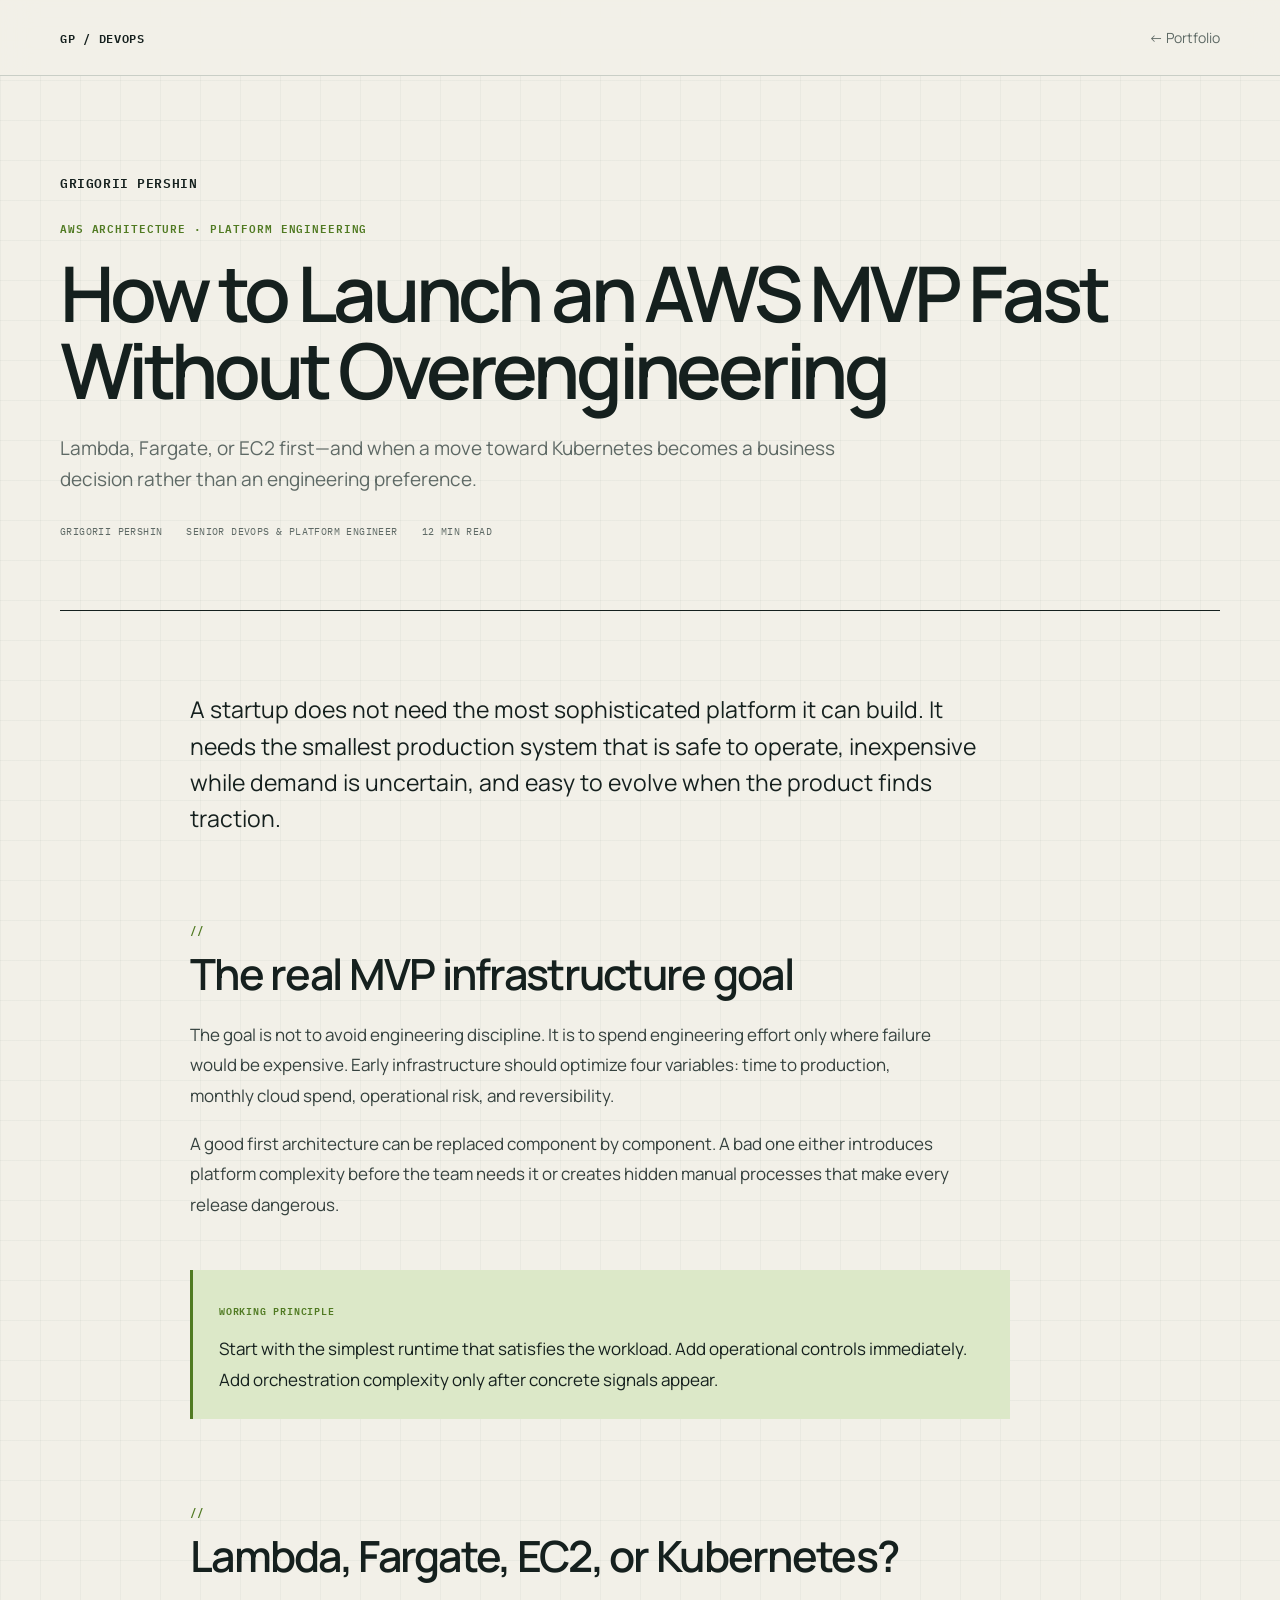
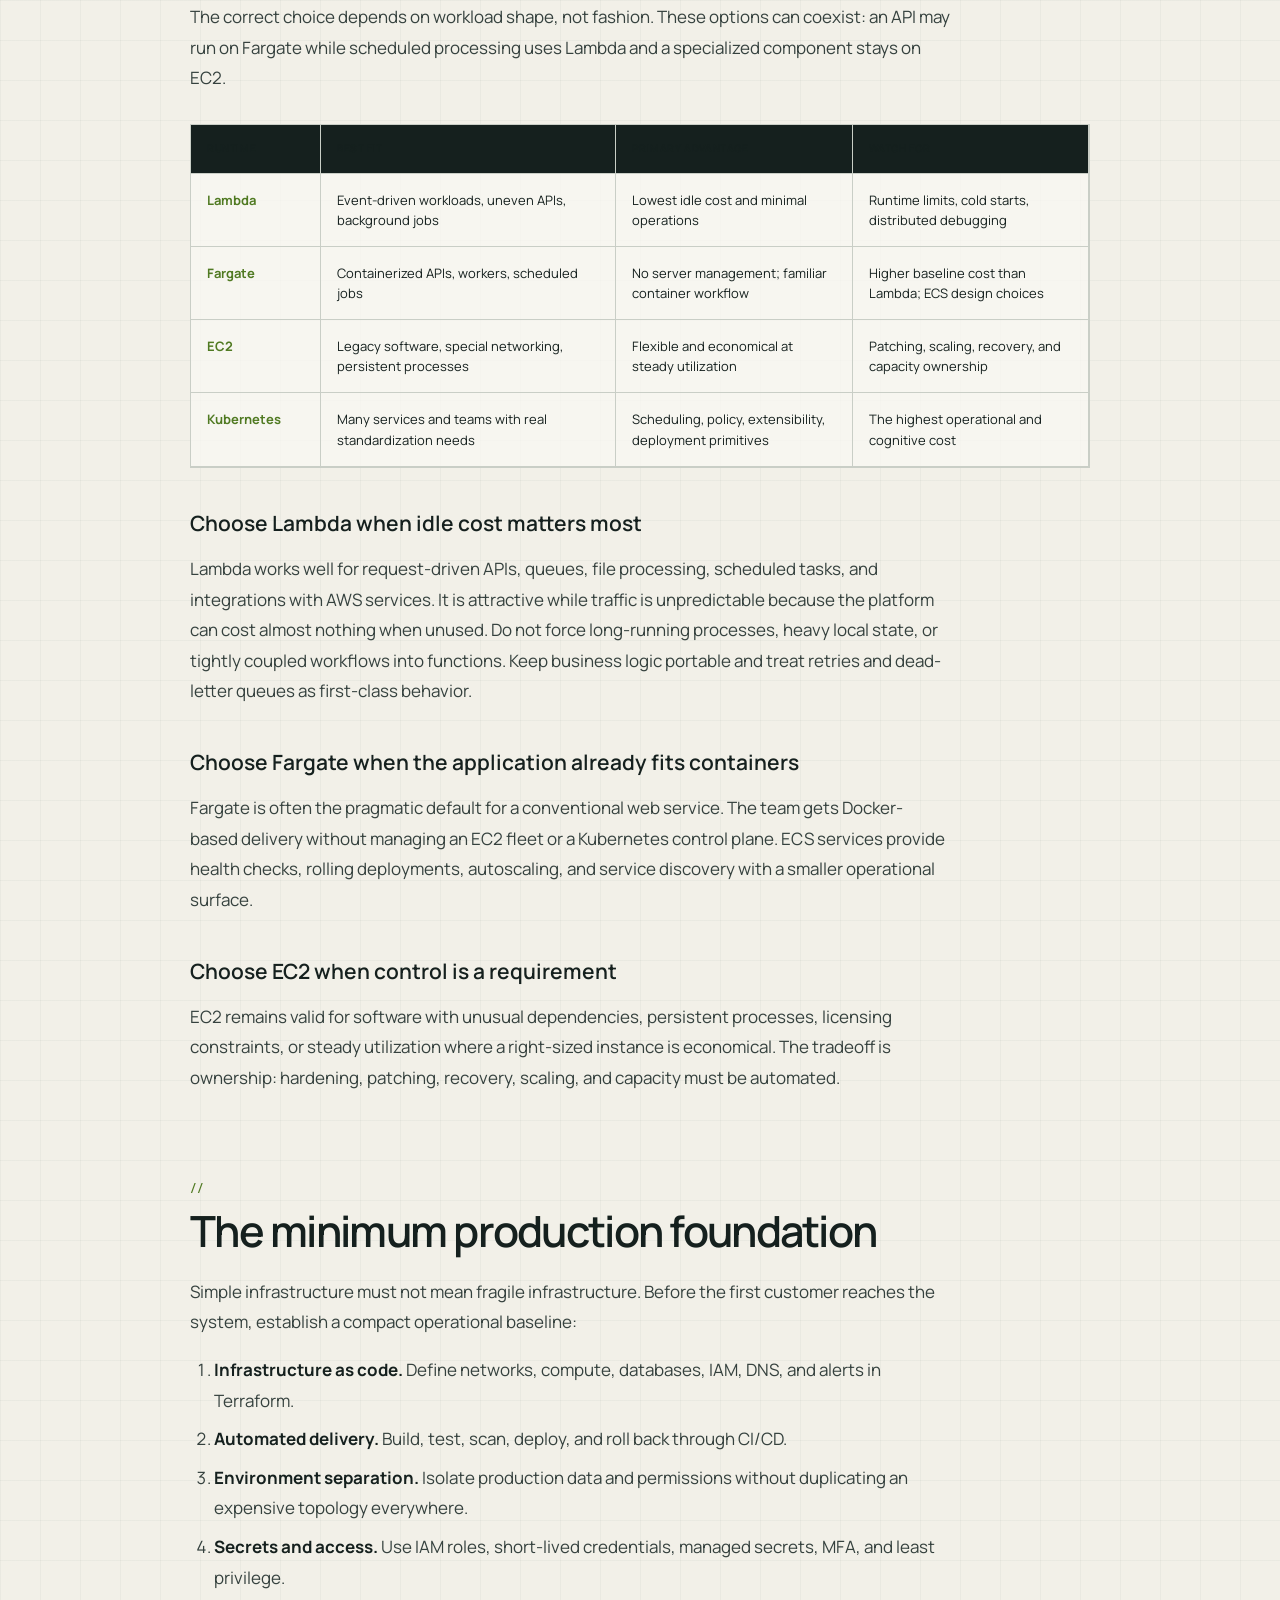
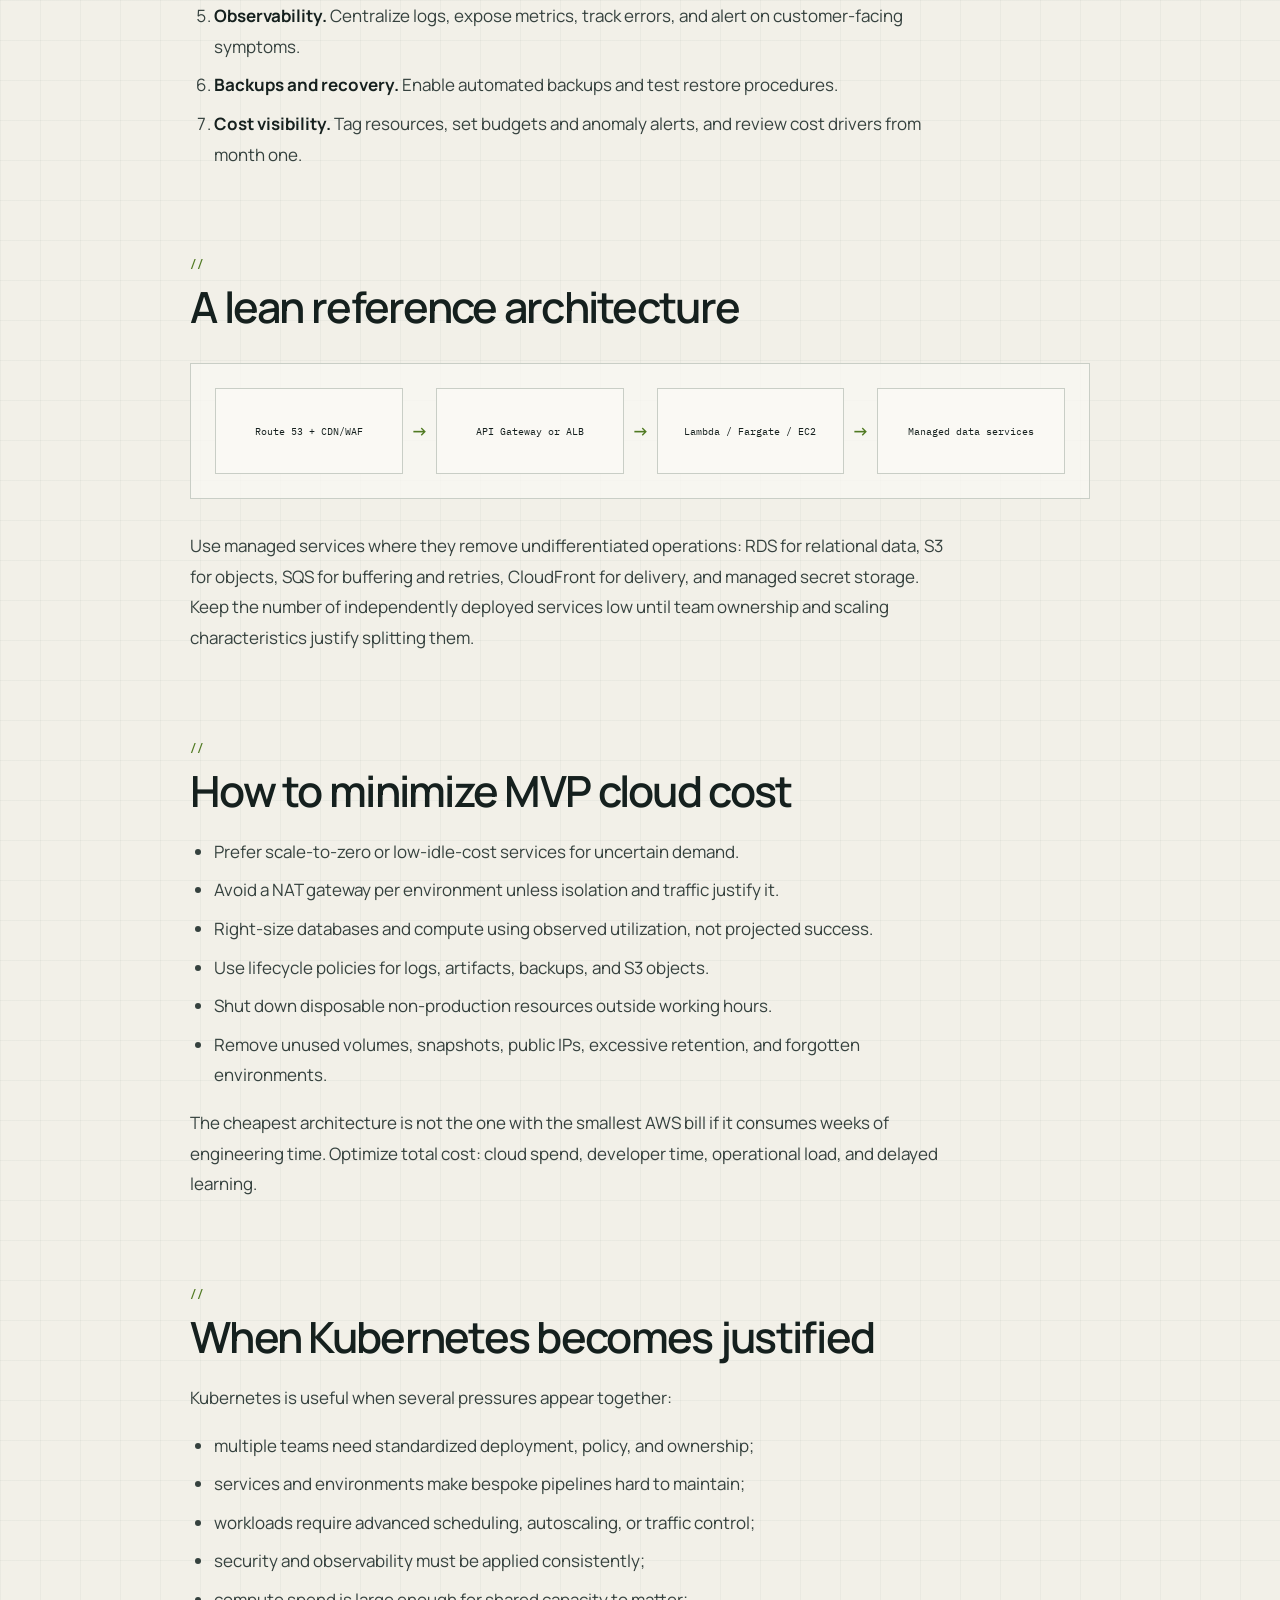
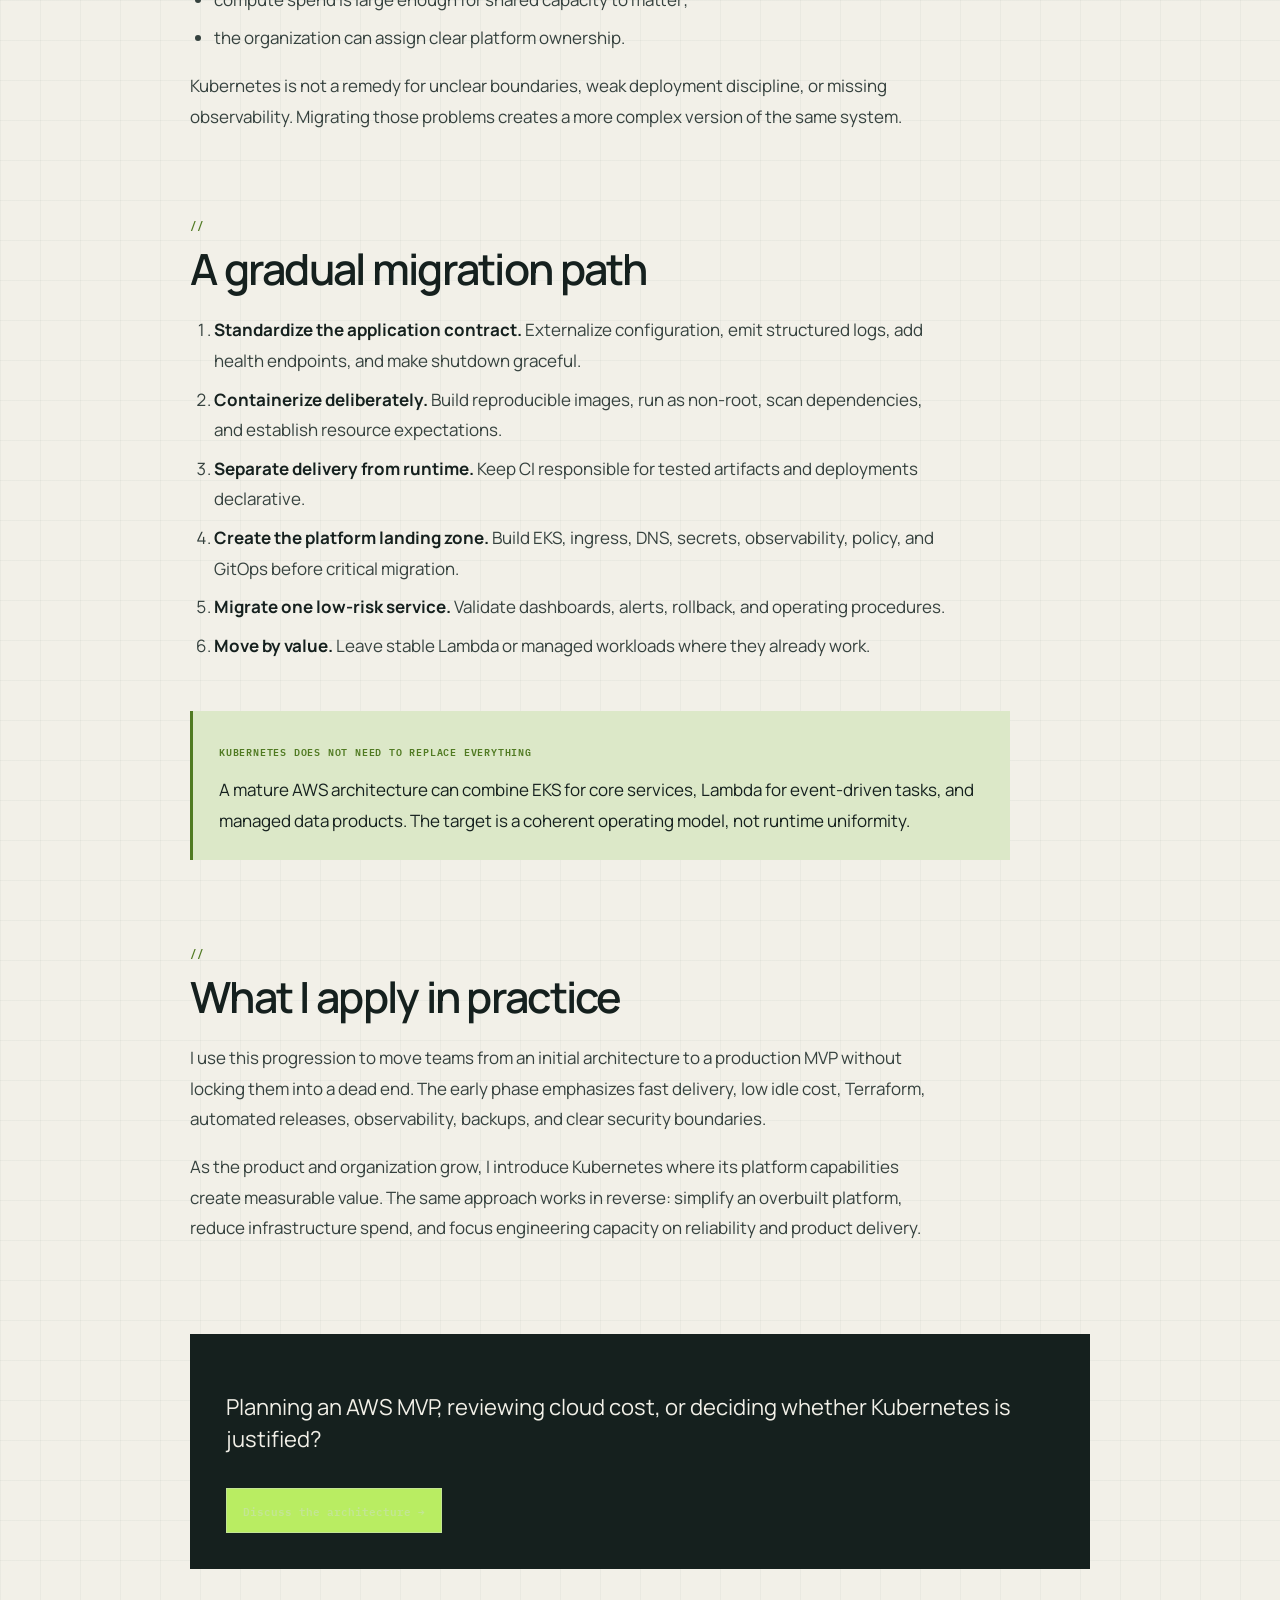
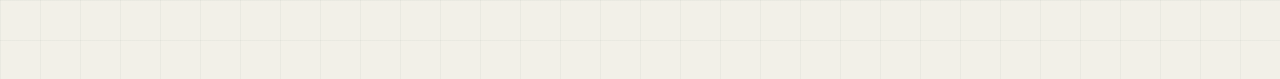
<file: aws-mvp-without-overengineering.html>
<!doctype html>
<html lang="en">
<head>
  <meta charset="utf-8">
  <meta name="viewport" content="width=device-width,initial-scale=1">
  <title>How to Launch an AWS MVP Fast Without Overengineering — Grigorii Pershin</title>
  <meta name="description" content="A practical guide to choosing AWS Lambda, Fargate, or EC2 for an MVP, building a minimum production foundation, and moving to Kubernetes only when growth justifies it.">
  <meta name="author" content="Grigorii Pershin">
  <meta name="robots" content="index,follow,max-image-preview:large,max-snippet:-1">
  <link rel="canonical" href="https://vigregus.github.io/aws-mvp-without-overengineering.html">
  <meta property="og:type" content="article"><meta property="og:url" content="https://vigregus.github.io/aws-mvp-without-overengineering.html">
  <meta property="og:title" content="How to Launch an AWS MVP Fast Without Overengineering">
  <meta property="og:description" content="Lambda, Fargate, or EC2 first—and when to move toward Kubernetes.">
  <style>
    :root{--bg:#071317;--panel:#0c1c21;--text:#f2f0e9;--muted:#a8b8b7;--line:rgba(231,242,238,.14);--cyan:#b9ed62;--blue:#b9ed62;--max:960px}*{box-sizing:border-box}body{margin:0;background:linear-gradient(rgba(255,255,255,.018) 1px,transparent 1px),linear-gradient(90deg,rgba(255,255,255,.018) 1px,transparent 1px),var(--bg);background-size:56px 56px;color:var(--text);font:17px/1.8 Inter,ui-sans-serif,system-ui,-apple-system,BlinkMacSystemFont,"Segoe UI",sans-serif}a{color:inherit;text-decoration:none}nav{height:76px;padding:0 5vw;display:flex;align-items:center;justify-content:space-between;border-bottom:1px solid var(--line);background:rgba(7,19,23,.92);position:sticky;top:0;z-index:5;backdrop-filter:blur(14px)}.brand{font-weight:800}.back{color:var(--cyan);font-size:14px}.hero{max-width:1180px;margin:auto;padding:100px 28px 80px}.eyebrow{color:var(--cyan);font-size:12px;font-weight:800;letter-spacing:.12em;text-transform:uppercase}.hero h1{font-size:clamp(48px,7vw,90px);line-height:.98;letter-spacing:-.055em;margin:24px 0}.deck{max-width:830px;color:var(--muted);font-size:22px}.meta{display:flex;gap:16px 28px;flex-wrap:wrap;margin-top:35px;color:#718388;font-size:11px;text-transform:uppercase;letter-spacing:.08em}.content{max-width:var(--max);margin:auto;padding:70px 28px 110px}.lead{font-size:23px;color:var(--text)}h2{font-size:clamp(32px,4vw,50px);line-height:1.08;letter-spacing:-.035em;margin:75px 0 20px}h3{font-size:25px;margin:45px 0 10px}p,li{color:var(--muted)}li{margin:10px 0}.callout{margin:42px 0;padding:26px;border-left:3px solid var(--cyan);background:var(--panel)}.callout strong{color:var(--cyan);font-size:12px;text-transform:uppercase;letter-spacing:.08em}.matrix{margin:32px 0;border-top:1px solid var(--line);border-left:1px solid var(--line)}.row{display:grid;grid-template-columns:.55fr 1.25fr 1fr 1fr}.row>*{padding:16px;border-right:1px solid var(--line);border-bottom:1px solid var(--line);font-size:13px;line-height:1.55}.head>*{color:var(--cyan);font-size:10px;text-transform:uppercase;letter-spacing:.06em}.flow{display:flex;align-items:center;gap:8px;margin:30px 0}.flow span{flex:1;display:grid;place-items:center;min-height:86px;padding:12px;border:1px solid var(--line);background:var(--panel);font-size:12px;text-align:center}.flow b{color:var(--cyan)}.cta{margin-top:80px;padding:34px;border:1px solid var(--line);background:var(--panel)}.cta p{font-size:21px;color:var(--text)}.btn{display:inline-block;padding:12px 17px;border-radius:0;background:var(--cyan);color:var(--bg);font-weight:800}@media(max-width:700px){.row{grid-template-columns:1fr}.head{display:none}.flow{flex-direction:column}.flow b{transform:rotate(90deg)}.hero{padding-top:70px}}
  </style>
  <link rel="stylesheet" href="site-v2.css">
</head>
<body>
  <nav><a class="brand" href="index.html">GP / DEVOPS</a><a class="back" href="index.html">← Portfolio</a></nav>
  <header class="hero"><div class="eyebrow">AWS architecture · Platform engineering</div><h1>How to Launch an AWS MVP Fast Without Overengineering</h1><p class="deck">Lambda, Fargate, or EC2 first—and when a move toward Kubernetes becomes a business decision rather than an engineering preference.</p><div class="meta"><span>Grigorii Pershin</span><span>Senior DevOps &amp; Platform Engineer</span><span>12 min read</span></div></header>
  <main class="content">
    <p class="lead">A startup does not need the most sophisticated platform it can build. It needs the smallest production system that is safe to operate, inexpensive while demand is uncertain, and easy to evolve when the product finds traction.</p>
    <h2>The real MVP infrastructure goal</h2><p>The goal is not to avoid engineering discipline. It is to spend engineering effort only where failure would be expensive. Early infrastructure should optimize four variables: time to production, monthly cloud spend, operational risk, and reversibility.</p><p>A good first architecture can be replaced component by component. A bad one either introduces platform complexity before the team needs it or creates hidden manual processes that make every release dangerous.</p>
    <aside class="callout"><strong>Working principle</strong><p>Start with the simplest runtime that satisfies the workload. Add operational controls immediately. Add orchestration complexity only after concrete signals appear.</p></aside>
    <h2>Lambda, Fargate, EC2, or Kubernetes?</h2><p>The correct choice depends on workload shape, not fashion. These options can coexist: an API may run on Fargate while scheduled processing uses Lambda and a specialized component stays on EC2.</p>
    <div class="matrix"><div class="row head"><strong>Runtime</strong><strong>Best fit</strong><strong>Primary advantage</strong><strong>Watch for</strong></div><div class="row"><strong>Lambda</strong><span>Event-driven workloads, uneven APIs, background jobs</span><span>Lowest idle cost and minimal operations</span><span>Runtime limits, cold starts, distributed debugging</span></div><div class="row"><strong>Fargate</strong><span>Containerized APIs, workers, scheduled jobs</span><span>No server management; familiar container workflow</span><span>Higher baseline cost than Lambda; ECS design choices</span></div><div class="row"><strong>EC2</strong><span>Legacy software, special networking, persistent processes</span><span>Flexible and economical at steady utilization</span><span>Patching, scaling, recovery, and capacity ownership</span></div><div class="row"><strong>Kubernetes</strong><span>Many services and teams with real standardization needs</span><span>Scheduling, policy, extensibility, deployment primitives</span><span>The highest operational and cognitive cost</span></div></div>
    <h3>Choose Lambda when idle cost matters most</h3><p>Lambda works well for request-driven APIs, queues, file processing, scheduled tasks, and integrations with AWS services. It is attractive while traffic is unpredictable because the platform can cost almost nothing when unused. Do not force long-running processes, heavy local state, or tightly coupled workflows into functions. Keep business logic portable and treat retries and dead-letter queues as first-class behavior.</p>
    <h3>Choose Fargate when the application already fits containers</h3><p>Fargate is often the pragmatic default for a conventional web service. The team gets Docker-based delivery without managing an EC2 fleet or a Kubernetes control plane. ECS services provide health checks, rolling deployments, autoscaling, and service discovery with a smaller operational surface.</p>
    <h3>Choose EC2 when control is a requirement</h3><p>EC2 remains valid for software with unusual dependencies, persistent processes, licensing constraints, or steady utilization where a right-sized instance is economical. The tradeoff is ownership: hardening, patching, recovery, scaling, and capacity must be automated.</p>
    <h2>The minimum production foundation</h2><p>Simple infrastructure must not mean fragile infrastructure. Before the first customer reaches the system, establish a compact operational baseline:</p><ol><li><strong>Infrastructure as code.</strong> Define networks, compute, databases, IAM, DNS, and alerts in Terraform.</li><li><strong>Automated delivery.</strong> Build, test, scan, deploy, and roll back through CI/CD.</li><li><strong>Environment separation.</strong> Isolate production data and permissions without duplicating an expensive topology everywhere.</li><li><strong>Secrets and access.</strong> Use IAM roles, short-lived credentials, managed secrets, MFA, and least privilege.</li><li><strong>Observability.</strong> Centralize logs, expose metrics, track errors, and alert on customer-facing symptoms.</li><li><strong>Backups and recovery.</strong> Enable automated backups and test restore procedures.</li><li><strong>Cost visibility.</strong> Tag resources, set budgets and anomaly alerts, and review cost drivers from month one.</li></ol>
    <h2>A lean reference architecture</h2><div class="flow"><span>Route 53 + CDN/WAF</span><b>→</b><span>API Gateway or ALB</span><b>→</b><span>Lambda / Fargate / EC2</span><b>→</b><span>Managed data services</span></div><p>Use managed services where they remove undifferentiated operations: RDS for relational data, S3 for objects, SQS for buffering and retries, CloudFront for delivery, and managed secret storage. Keep the number of independently deployed services low until team ownership and scaling characteristics justify splitting them.</p>
    <h2>How to minimize MVP cloud cost</h2><ul><li>Prefer scale-to-zero or low-idle-cost services for uncertain demand.</li><li>Avoid a NAT gateway per environment unless isolation and traffic justify it.</li><li>Right-size databases and compute using observed utilization, not projected success.</li><li>Use lifecycle policies for logs, artifacts, backups, and S3 objects.</li><li>Shut down disposable non-production resources outside working hours.</li><li>Remove unused volumes, snapshots, public IPs, excessive retention, and forgotten environments.</li></ul><p>The cheapest architecture is not the one with the smallest AWS bill if it consumes weeks of engineering time. Optimize total cost: cloud spend, developer time, operational load, and delayed learning.</p>
    <h2>When Kubernetes becomes justified</h2><p>Kubernetes is useful when several pressures appear together:</p><ul><li>multiple teams need standardized deployment, policy, and ownership;</li><li>services and environments make bespoke pipelines hard to maintain;</li><li>workloads require advanced scheduling, autoscaling, or traffic control;</li><li>security and observability must be applied consistently;</li><li>compute spend is large enough for shared capacity to matter;</li><li>the organization can assign clear platform ownership.</li></ul><p>Kubernetes is not a remedy for unclear boundaries, weak deployment discipline, or missing observability. Migrating those problems creates a more complex version of the same system.</p>
    <h2>A gradual migration path</h2><ol><li><strong>Standardize the application contract.</strong> Externalize configuration, emit structured logs, add health endpoints, and make shutdown graceful.</li><li><strong>Containerize deliberately.</strong> Build reproducible images, run as non-root, scan dependencies, and establish resource expectations.</li><li><strong>Separate delivery from runtime.</strong> Keep CI responsible for tested artifacts and deployments declarative.</li><li><strong>Create the platform landing zone.</strong> Build EKS, ingress, DNS, secrets, observability, policy, and GitOps before critical migration.</li><li><strong>Migrate one low-risk service.</strong> Validate dashboards, alerts, rollback, and operating procedures.</li><li><strong>Move by value.</strong> Leave stable Lambda or managed workloads where they already work.</li></ol>
    <aside class="callout"><strong>Kubernetes does not need to replace everything</strong><p>A mature AWS architecture can combine EKS for core services, Lambda for event-driven tasks, and managed data products. The target is a coherent operating model, not runtime uniformity.</p></aside>
    <h2>What I apply in practice</h2><p>I use this progression to move teams from an initial architecture to a production MVP without locking them into a dead end. The early phase emphasizes fast delivery, low idle cost, Terraform, automated releases, observability, backups, and clear security boundaries.</p><p>As the product and organization grow, I introduce Kubernetes where its platform capabilities create measurable value. The same approach works in reverse: simplify an overbuilt platform, reduce infrastructure spend, and focus engineering capacity on reliability and product delivery.</p>
    <footer class="cta"><p>Planning an AWS MVP, reviewing cloud cost, or deciding whether Kubernetes is justified?</p><a class="btn" href="index.html#contact">Discuss the architecture →</a></footer>
  </main>
</body></html>
</file>
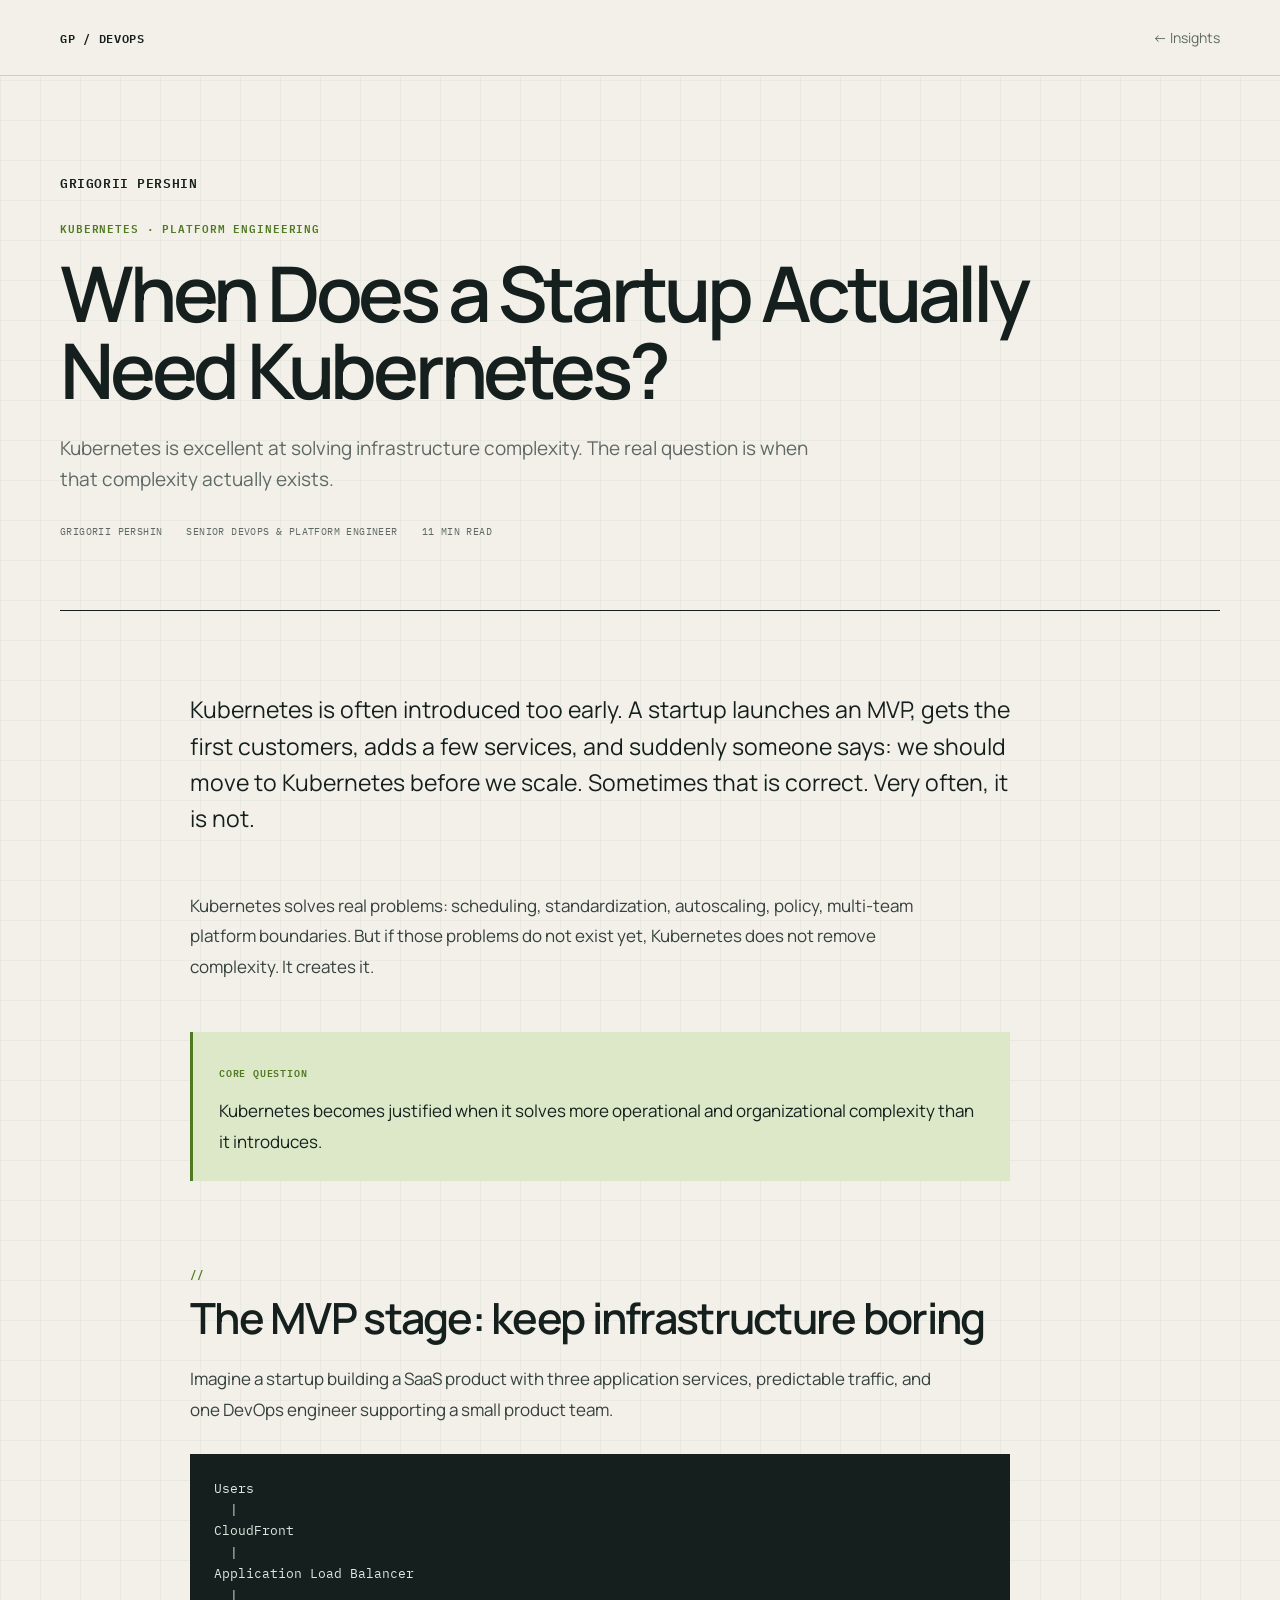
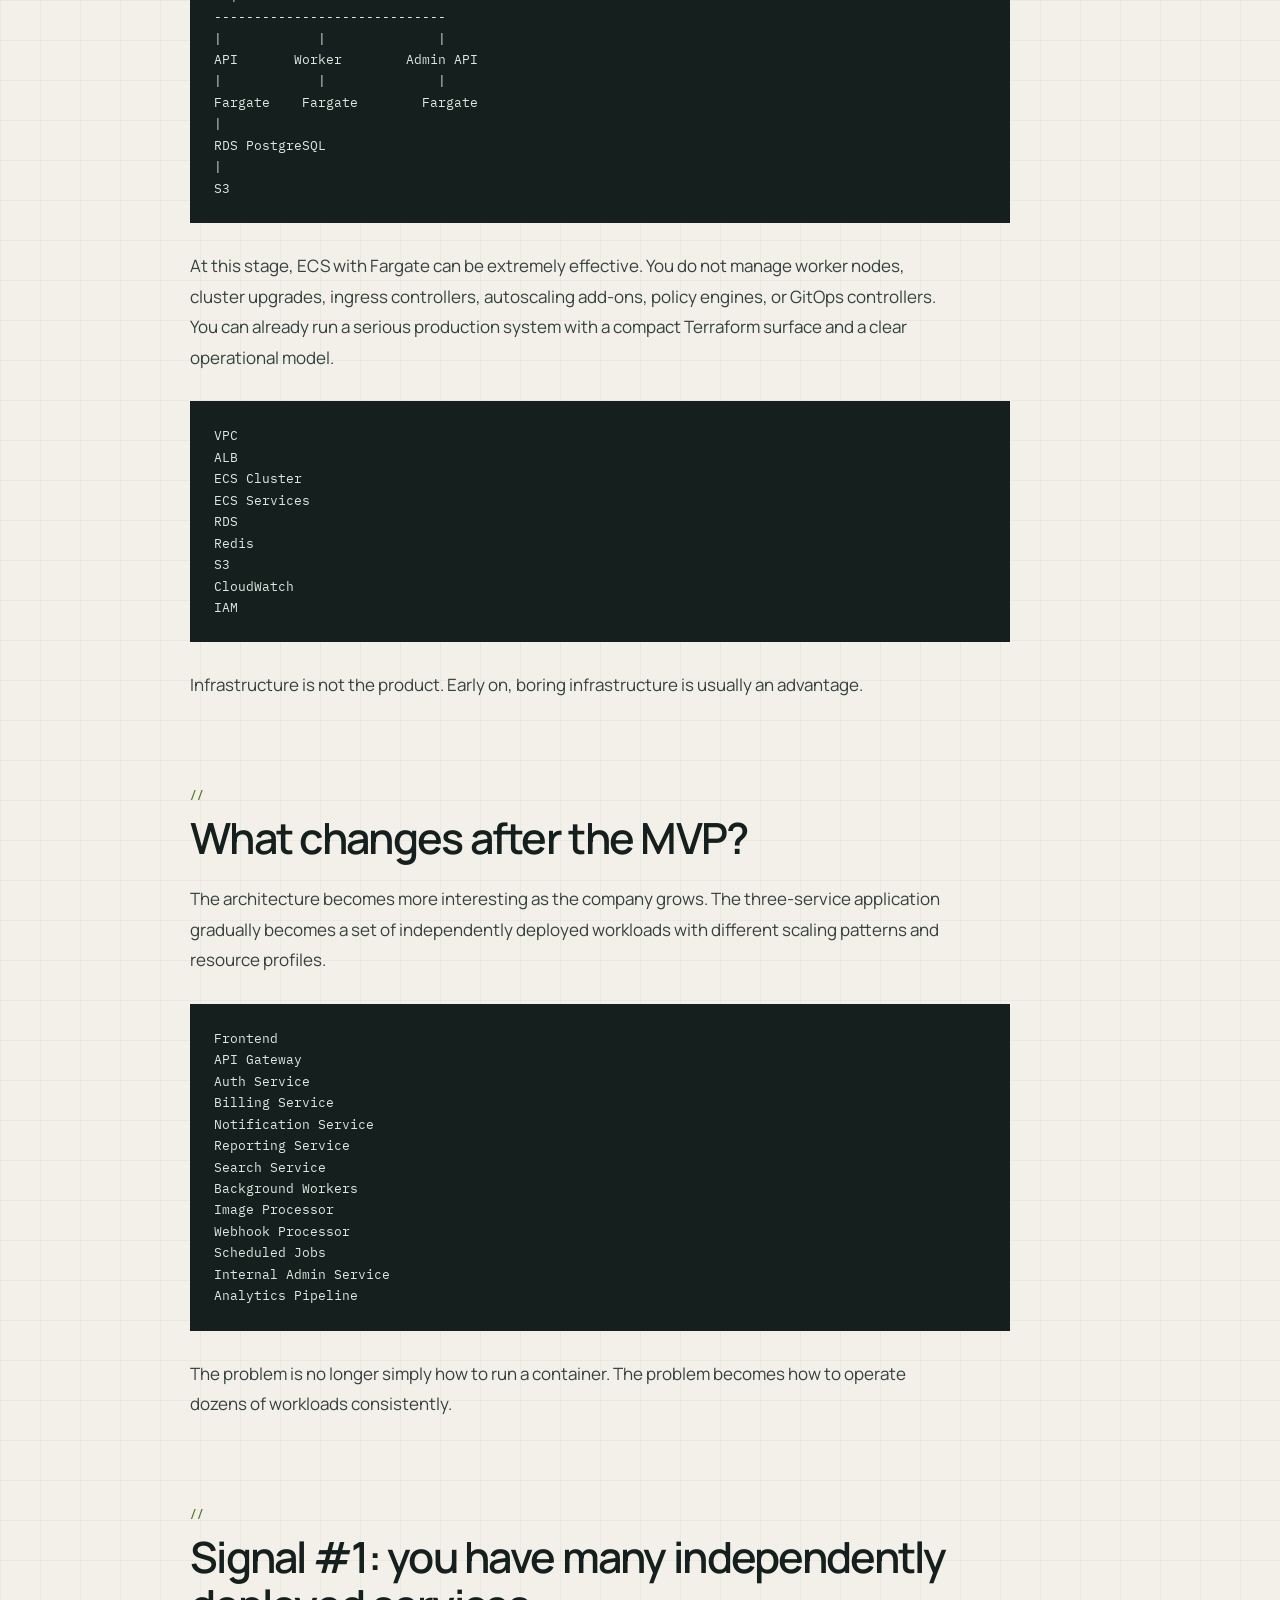
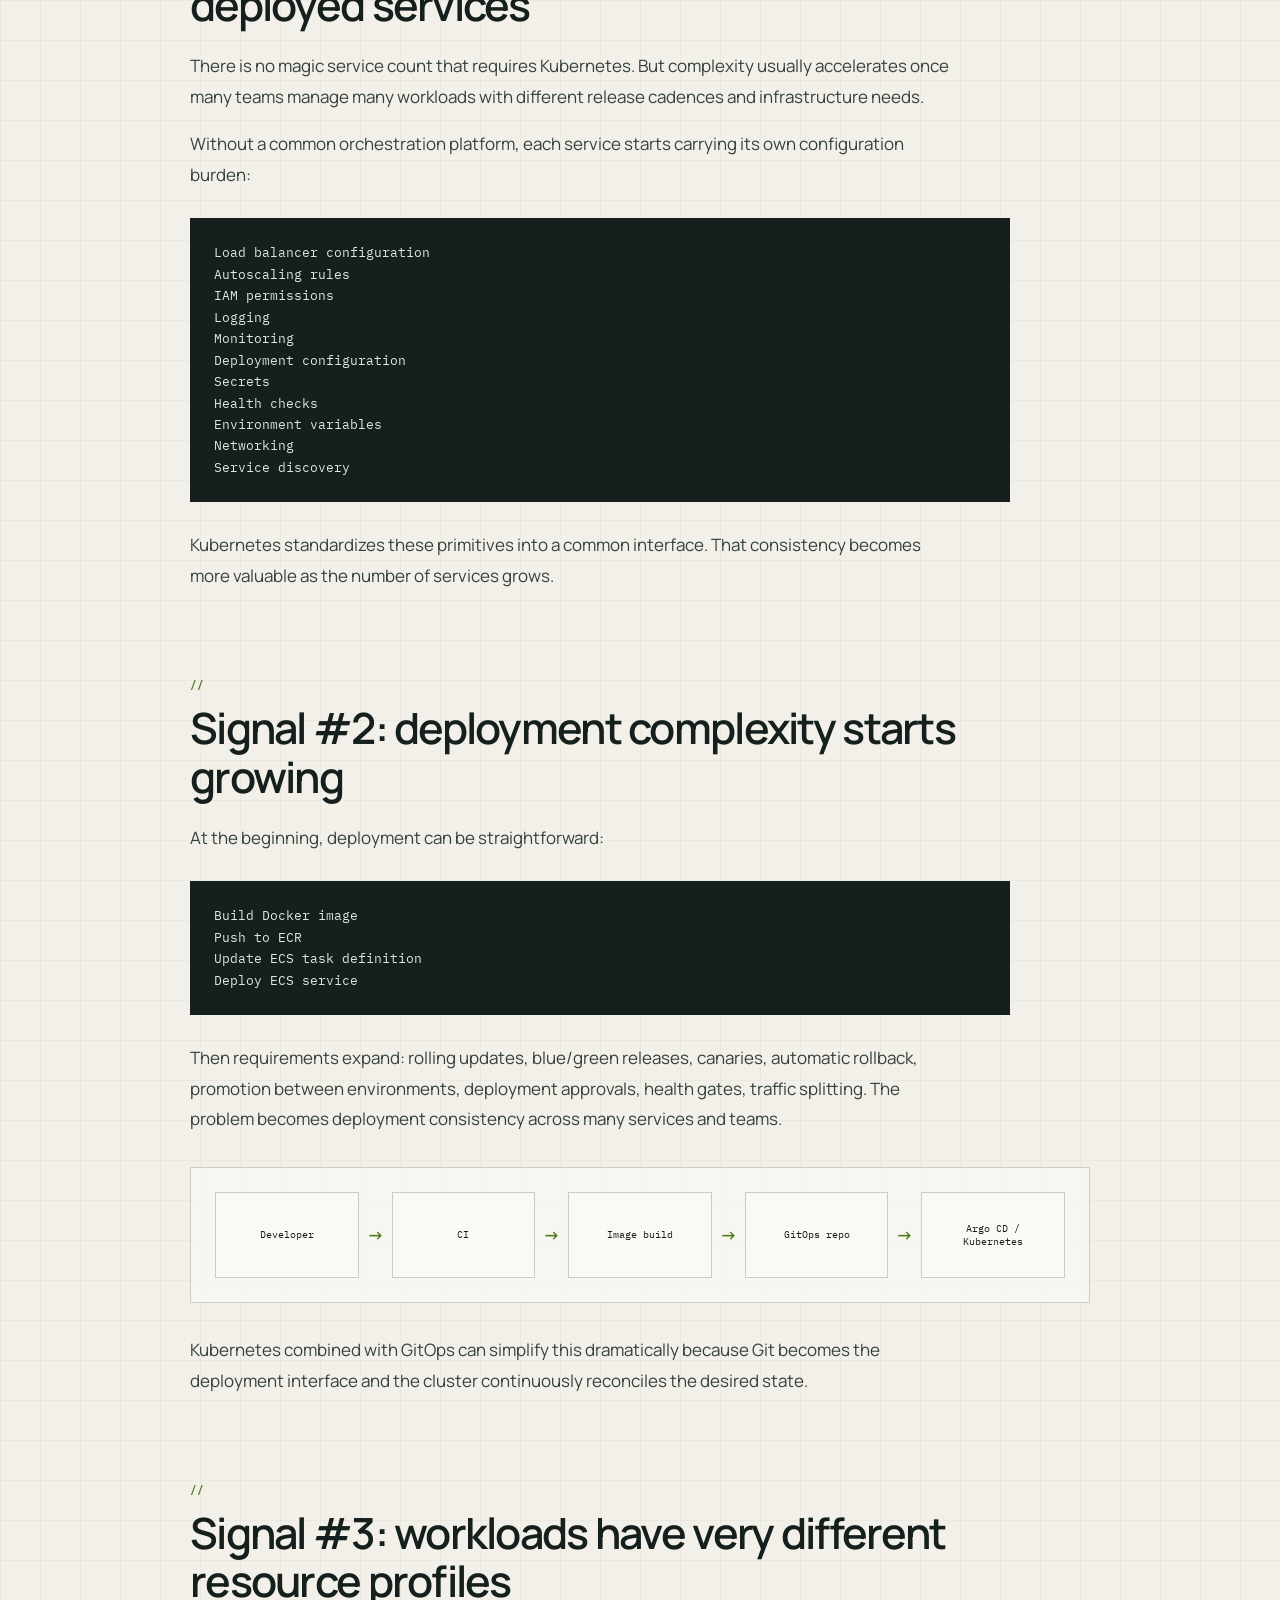
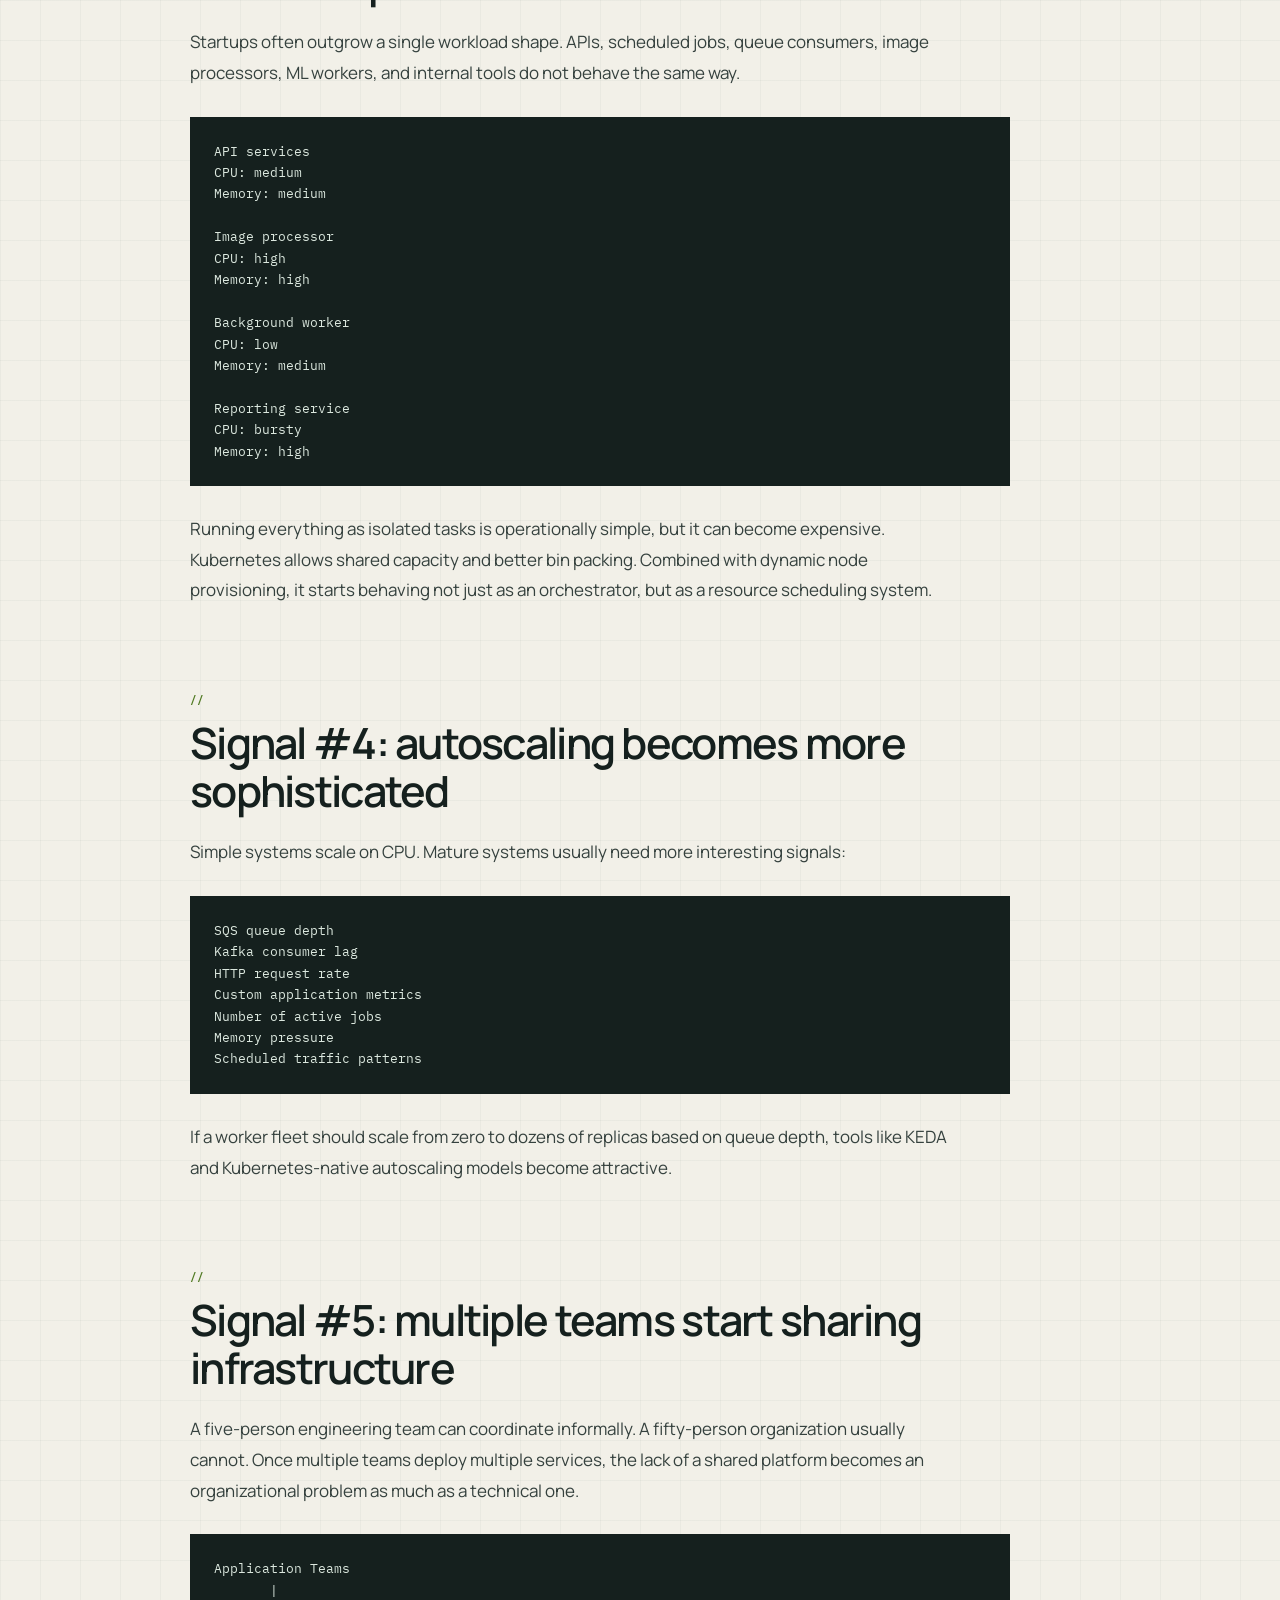
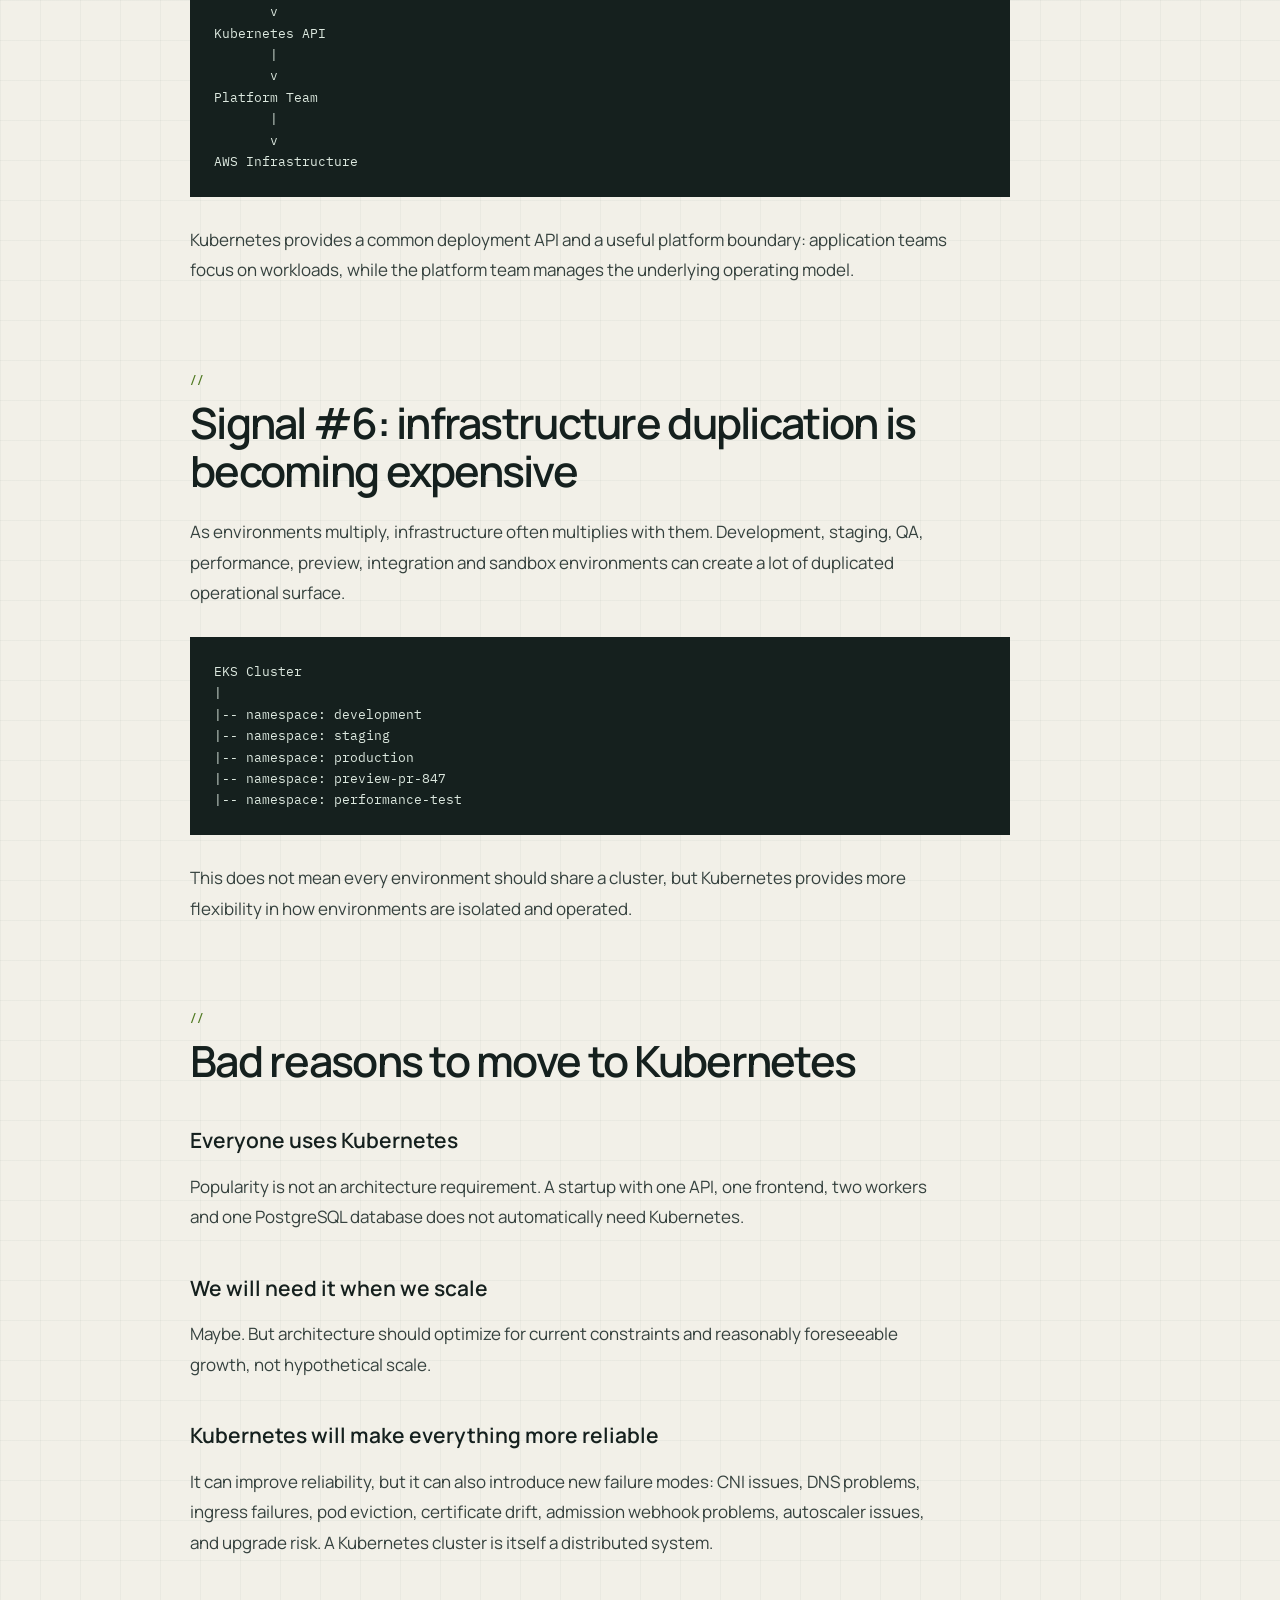
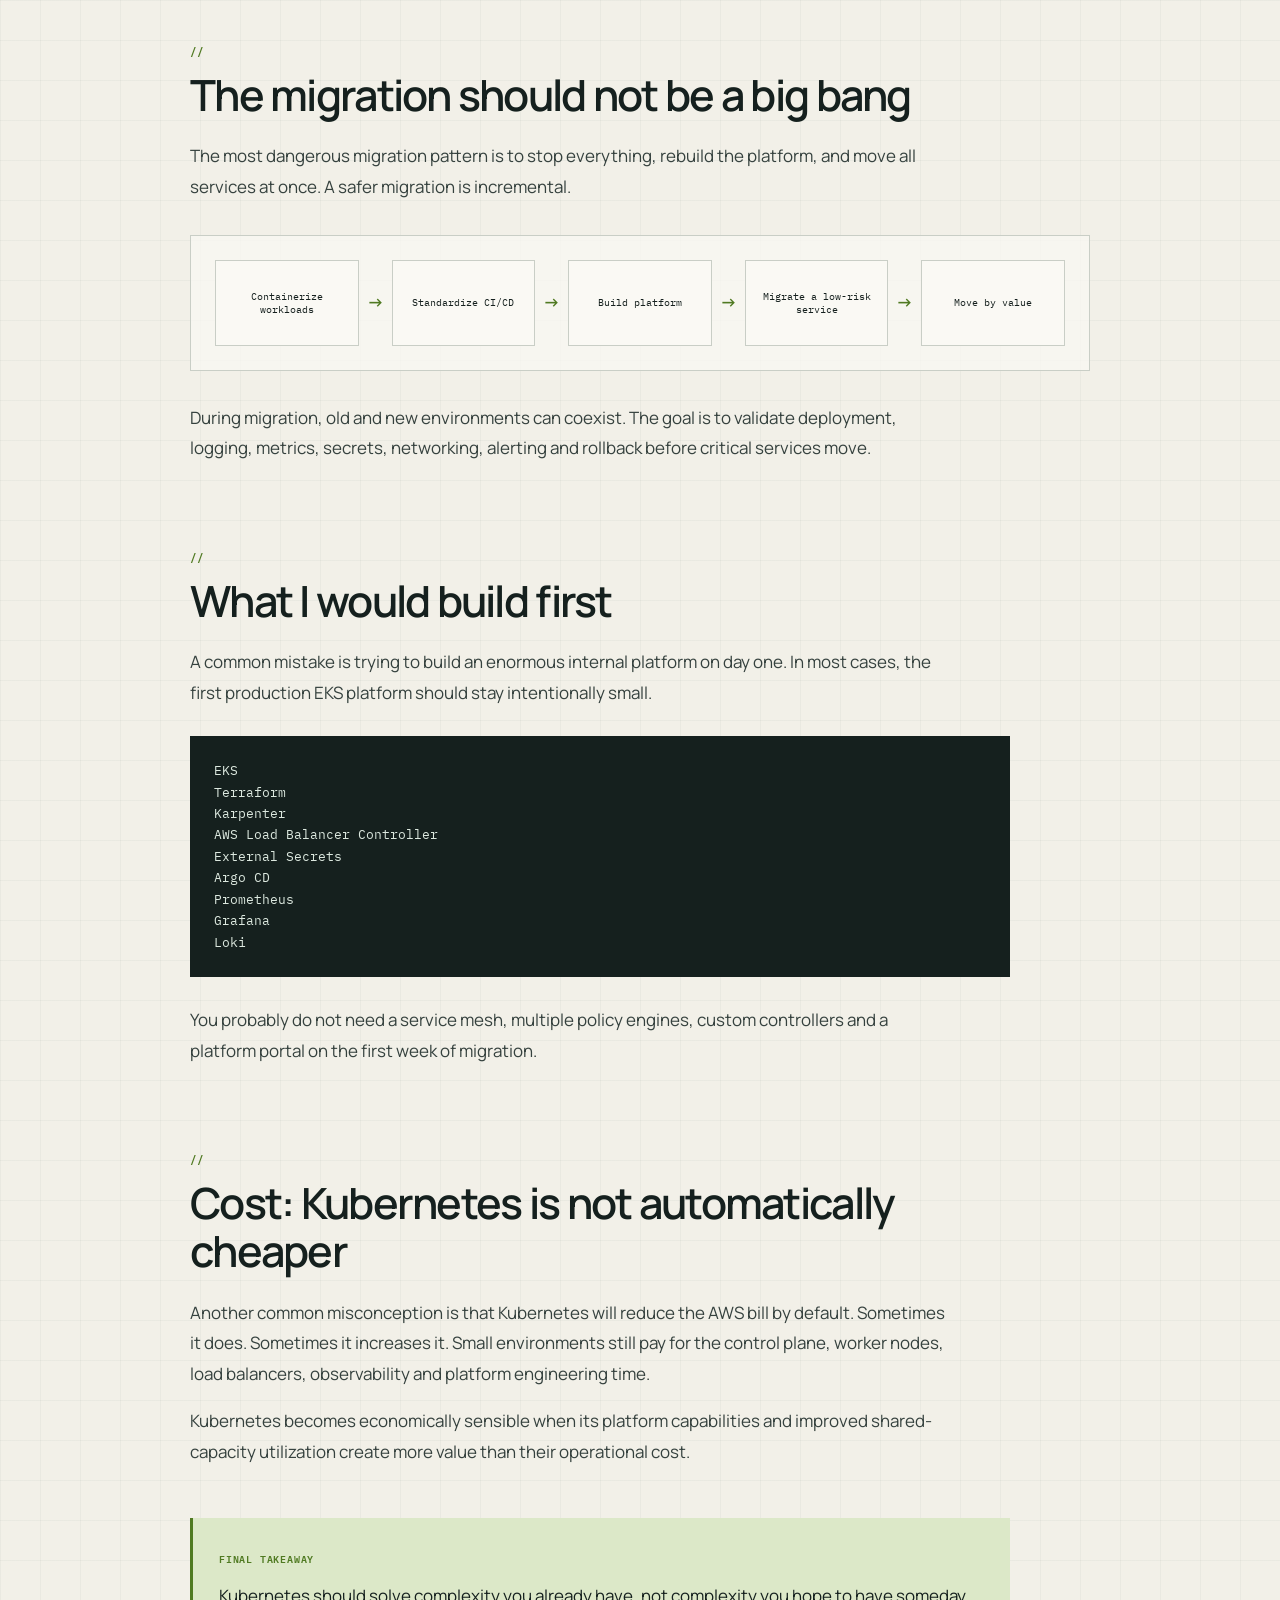
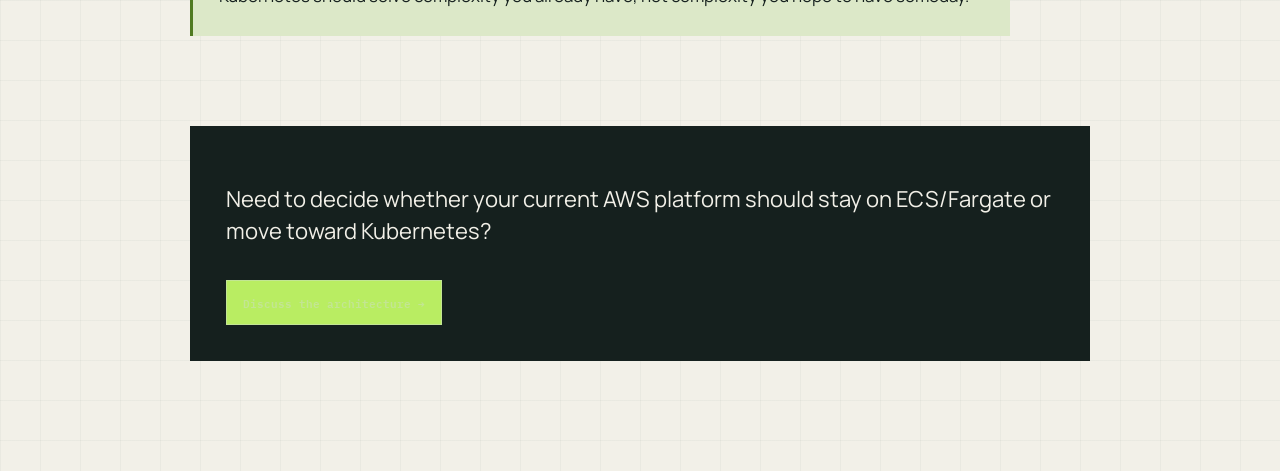
<file: when-does-a-startup-need-kubernetes.html>
<!doctype html>
<html lang="en">
<head>
  <meta charset="utf-8">
  <meta name="viewport" content="width=device-width,initial-scale=1">
  <title>When Does a Startup Actually Need Kubernetes? — Grigorii Pershin</title>
  <meta name="description" content="A practical guide to recognizing when startup infrastructure complexity genuinely justifies Kubernetes, and how to migrate without a risky big-bang rewrite.">
  <meta name="author" content="Grigorii Pershin">
  <meta name="robots" content="index,follow,max-image-preview:large,max-snippet:-1">
  <link rel="canonical" href="https://vigregus.github.io/when-does-a-startup-need-kubernetes.html">
  <meta property="og:type" content="article">
  <meta property="og:url" content="https://vigregus.github.io/when-does-a-startup-need-kubernetes.html">
  <meta property="og:title" content="When Does a Startup Actually Need Kubernetes?">
  <meta property="og:description" content="The operational and organizational signals that tell you Kubernetes is solving more complexity than it creates.">
  <style>
    :root{--bg:#071317;--panel:#0c1c21;--text:#f2f0e9;--muted:#a8b8b7;--line:rgba(231,242,238,.14);--cyan:#b9ed62;--max:960px}*{box-sizing:border-box}body{margin:0;background:linear-gradient(rgba(255,255,255,.018) 1px,transparent 1px),linear-gradient(90deg,rgba(255,255,255,.018) 1px,transparent 1px),var(--bg);background-size:56px 56px;color:var(--text);font:17px/1.8 Inter,ui-sans-serif,system-ui,-apple-system,BlinkMacSystemFont,"Segoe UI",sans-serif}a{color:inherit;text-decoration:none}nav{height:76px;padding:0 5vw;display:flex;align-items:center;justify-content:space-between;border-bottom:1px solid var(--line);background:rgba(7,19,23,.92);position:sticky;top:0;z-index:5;backdrop-filter:blur(14px)}.brand{font-weight:800}.back{color:var(--cyan);font-size:14px}.hero{max-width:1180px;margin:auto;padding:100px 28px 80px}.eyebrow{color:var(--cyan);font-size:12px;font-weight:800;letter-spacing:.12em;text-transform:uppercase}.hero h1{font-size:clamp(48px,7vw,90px);line-height:.98;letter-spacing:-.055em;margin:24px 0}.deck{max-width:840px;color:var(--muted);font-size:22px}.meta{display:flex;gap:16px 28px;flex-wrap:wrap;margin-top:35px;color:#718388;font-size:11px;text-transform:uppercase;letter-spacing:.08em}.content{max-width:var(--max);margin:auto;padding:70px 28px 110px}.lead{font-size:23px;color:var(--text)}h2{font-size:clamp(32px,4vw,50px);line-height:1.08;letter-spacing:-.035em;margin:75px 0 20px}h3{font-size:25px;margin:45px 0 10px}p,li{color:var(--muted)}li{margin:10px 0}.callout{margin:42px 0;padding:26px;border-left:3px solid var(--cyan);background:var(--panel)}.callout strong{color:var(--cyan);font-size:12px;text-transform:uppercase;letter-spacing:.08em}.matrix{margin:32px 0;border-top:1px solid var(--line);border-left:1px solid var(--line)}.row{display:grid;grid-template-columns:.55fr 1.25fr 1fr 1fr}.row>*{padding:16px;border-right:1px solid var(--line);border-bottom:1px solid var(--line);font-size:13px;line-height:1.55}.head>*{color:var(--cyan);font-size:10px;text-transform:uppercase;letter-spacing:.06em}.flow{display:flex;align-items:center;gap:8px;margin:30px 0}.flow span{flex:1;display:grid;place-items:center;min-height:86px;padding:12px;border:1px solid var(--line);background:var(--panel);font-size:12px;text-align:center}.flow b{color:var(--cyan)}pre{overflow:auto;padding:22px;border:1px solid var(--line);background:#081115;color:#d8e5df;font:13px/1.65 ui-monospace,SFMono-Regular,Menlo,monospace}.cta{margin-top:80px;padding:34px;border:1px solid var(--line);background:var(--panel)}.cta p{font-size:21px;color:var(--text)}.btn{display:inline-block;padding:12px 17px;background:var(--cyan);color:var(--bg);font-weight:800}@media(max-width:700px){.row{grid-template-columns:1fr}.head{display:none}.flow{flex-direction:column}.flow b{transform:rotate(90deg)}.hero{padding-top:70px}}
  </style>
  <link rel="stylesheet" href="site-v2.css">
</head>
<body>
  <nav><a class="brand" href="index.html">GP / DEVOPS</a><a class="back" href="index.html#insights">← Insights</a></nav>
  <header class="hero">
    <div class="eyebrow">Kubernetes · Platform engineering</div>
    <h1>When Does a Startup Actually Need Kubernetes?</h1>
    <p class="deck">Kubernetes is excellent at solving infrastructure complexity. The real question is when that complexity actually exists.</p>
    <div class="meta"><span>Grigorii Pershin</span><span>Senior DevOps &amp; Platform Engineer</span><span>11 min read</span></div>
  </header>
  <main class="content">
    <p class="lead">Kubernetes is often introduced too early. A startup launches an MVP, gets the first customers, adds a few services, and suddenly someone says: we should move to Kubernetes before we scale. Sometimes that is correct. Very often, it is not.</p>
    <p>Kubernetes solves real problems: scheduling, standardization, autoscaling, policy, multi-team platform boundaries. But if those problems do not exist yet, Kubernetes does not remove complexity. It creates it.</p>

    <aside class="callout"><strong>Core question</strong><p>Kubernetes becomes justified when it solves more operational and organizational complexity than it introduces.</p></aside>

    <h2>The MVP stage: keep infrastructure boring</h2>
    <p>Imagine a startup building a SaaS product with three application services, predictable traffic, and one DevOps engineer supporting a small product team.</p>
    <pre>Users
  |
CloudFront
  |
Application Load Balancer
  |
-----------------------------
|            |              |
API       Worker        Admin API
|            |              |
Fargate    Fargate        Fargate
|
RDS PostgreSQL
|
S3</pre>
    <p>At this stage, ECS with Fargate can be extremely effective. You do not manage worker nodes, cluster upgrades, ingress controllers, autoscaling add-ons, policy engines, or GitOps controllers. You can already run a serious production system with a compact Terraform surface and a clear operational model.</p>
    <pre>VPC
ALB
ECS Cluster
ECS Services
RDS
Redis
S3
CloudWatch
IAM</pre>
    <p>Infrastructure is not the product. Early on, boring infrastructure is usually an advantage.</p>

    <h2>What changes after the MVP?</h2>
    <p>The architecture becomes more interesting as the company grows. The three-service application gradually becomes a set of independently deployed workloads with different scaling patterns and resource profiles.</p>
    <pre>Frontend
API Gateway
Auth Service
Billing Service
Notification Service
Reporting Service
Search Service
Background Workers
Image Processor
Webhook Processor
Scheduled Jobs
Internal Admin Service
Analytics Pipeline</pre>
    <p>The problem is no longer simply how to run a container. The problem becomes how to operate dozens of workloads consistently.</p>

    <h2>Signal #1: you have many independently deployed services</h2>
    <p>There is no magic service count that requires Kubernetes. But complexity usually accelerates once many teams manage many workloads with different release cadences and infrastructure needs.</p>
    <p>Without a common orchestration platform, each service starts carrying its own configuration burden:</p>
    <pre>Load balancer configuration
Autoscaling rules
IAM permissions
Logging
Monitoring
Deployment configuration
Secrets
Health checks
Environment variables
Networking
Service discovery</pre>
    <p>Kubernetes standardizes these primitives into a common interface. That consistency becomes more valuable as the number of services grows.</p>

    <h2>Signal #2: deployment complexity starts growing</h2>
    <p>At the beginning, deployment can be straightforward:</p>
    <pre>Build Docker image
Push to ECR
Update ECS task definition
Deploy ECS service</pre>
    <p>Then requirements expand: rolling updates, blue/green releases, canaries, automatic rollback, promotion between environments, deployment approvals, health gates, traffic splitting. The problem becomes deployment consistency across many services and teams.</p>
    <div class="flow"><span>Developer</span><b>→</b><span>CI</span><b>→</b><span>Image build</span><b>→</b><span>GitOps repo</span><b>→</b><span>Argo CD / Kubernetes</span></div>
    <p>Kubernetes combined with GitOps can simplify this dramatically because Git becomes the deployment interface and the cluster continuously reconciles the desired state.</p>

    <h2>Signal #3: workloads have very different resource profiles</h2>
    <p>Startups often outgrow a single workload shape. APIs, scheduled jobs, queue consumers, image processors, ML workers, and internal tools do not behave the same way.</p>
    <pre>API services
CPU: medium
Memory: medium

Image processor
CPU: high
Memory: high

Background worker
CPU: low
Memory: medium

Reporting service
CPU: bursty
Memory: high</pre>
    <p>Running everything as isolated tasks is operationally simple, but it can become expensive. Kubernetes allows shared capacity and better bin packing. Combined with dynamic node provisioning, it starts behaving not just as an orchestrator, but as a resource scheduling system.</p>

    <h2>Signal #4: autoscaling becomes more sophisticated</h2>
    <p>Simple systems scale on CPU. Mature systems usually need more interesting signals:</p>
    <pre>SQS queue depth
Kafka consumer lag
HTTP request rate
Custom application metrics
Number of active jobs
Memory pressure
Scheduled traffic patterns</pre>
    <p>If a worker fleet should scale from zero to dozens of replicas based on queue depth, tools like KEDA and Kubernetes-native autoscaling models become attractive.</p>

    <h2>Signal #5: multiple teams start sharing infrastructure</h2>
    <p>A five-person engineering team can coordinate informally. A fifty-person organization usually cannot. Once multiple teams deploy multiple services, the lack of a shared platform becomes an organizational problem as much as a technical one.</p>
    <pre>Application Teams
       |
       v
Kubernetes API
       |
       v
Platform Team
       |
       v
AWS Infrastructure</pre>
    <p>Kubernetes provides a common deployment API and a useful platform boundary: application teams focus on workloads, while the platform team manages the underlying operating model.</p>

    <h2>Signal #6: infrastructure duplication is becoming expensive</h2>
    <p>As environments multiply, infrastructure often multiplies with them. Development, staging, QA, performance, preview, integration and sandbox environments can create a lot of duplicated operational surface.</p>
    <pre>EKS Cluster
|
|-- namespace: development
|-- namespace: staging
|-- namespace: production
|-- namespace: preview-pr-847
|-- namespace: performance-test</pre>
    <p>This does not mean every environment should share a cluster, but Kubernetes provides more flexibility in how environments are isolated and operated.</p>

    <h2>Bad reasons to move to Kubernetes</h2>
    <h3>Everyone uses Kubernetes</h3>
    <p>Popularity is not an architecture requirement. A startup with one API, one frontend, two workers and one PostgreSQL database does not automatically need Kubernetes.</p>
    <h3>We will need it when we scale</h3>
    <p>Maybe. But architecture should optimize for current constraints and reasonably foreseeable growth, not hypothetical scale.</p>
    <h3>Kubernetes will make everything more reliable</h3>
    <p>It can improve reliability, but it can also introduce new failure modes: CNI issues, DNS problems, ingress failures, pod eviction, certificate drift, admission webhook problems, autoscaler issues, and upgrade risk. A Kubernetes cluster is itself a distributed system.</p>

    <h2>The migration should not be a big bang</h2>
    <p>The most dangerous migration pattern is to stop everything, rebuild the platform, and move all services at once. A safer migration is incremental.</p>
    <div class="flow"><span>Containerize workloads</span><b>→</b><span>Standardize CI/CD</span><b>→</b><span>Build platform</span><b>→</b><span>Migrate a low-risk service</span><b>→</b><span>Move by value</span></div>
    <p>During migration, old and new environments can coexist. The goal is to validate deployment, logging, metrics, secrets, networking, alerting and rollback before critical services move.</p>

    <h2>What I would build first</h2>
    <p>A common mistake is trying to build an enormous internal platform on day one. In most cases, the first production EKS platform should stay intentionally small.</p>
    <pre>EKS
Terraform
Karpenter
AWS Load Balancer Controller
External Secrets
Argo CD
Prometheus
Grafana
Loki</pre>
    <p>You probably do not need a service mesh, multiple policy engines, custom controllers and a platform portal on the first week of migration.</p>

    <h2>Cost: Kubernetes is not automatically cheaper</h2>
    <p>Another common misconception is that Kubernetes will reduce the AWS bill by default. Sometimes it does. Sometimes it increases it. Small environments still pay for the control plane, worker nodes, load balancers, observability and platform engineering time.</p>
    <p>Kubernetes becomes economically sensible when its platform capabilities and improved shared-capacity utilization create more value than their operational cost.</p>

    <aside class="callout"><strong>Final takeaway</strong><p>Kubernetes should solve complexity you already have, not complexity you hope to have someday.</p></aside>

    <footer class="cta"><p>Need to decide whether your current AWS platform should stay on ECS/Fargate or move toward Kubernetes?</p><a class="btn" href="index.html#contact">Discuss the architecture →</a></footer>
  </main>
</body>
</html>
</file>
<file: site-v2.css>
@import url('https://fonts.googleapis.com/css2?family=IBM+Plex+Mono:wght@400;500;600&family=Manrope:wght@400;500;600;700&display=swap');

:root {
  --v2-paper: #f2f0e8;
  --v2-paper-deep: #e8e5da;
  --v2-white: #faf9f4;
  --v2-ink: #15201e;
  --v2-muted: #5e6965;
  --v2-line: #c9cec6;
  --v2-signal: #507a22;
  --v2-signal-soft: #dce8c8;
  --v2-dark: #15201e;
  --v2-dark-muted: #aebbb5;
  --v2-max: 1160px;
}

* { box-sizing: border-box; }
html { scroll-behavior: smooth; }
body {
  margin: 0;
  background:
    linear-gradient(rgba(21, 32, 30, .035) 1px, transparent 1px),
    linear-gradient(90deg, rgba(21, 32, 30, .035) 1px, transparent 1px),
    var(--v2-paper);
  background-size: 40px 40px;
  color: var(--v2-ink);
  font-family: "Manrope", sans-serif;
}
a { color: inherit; }

/* Shared navigation */
body > nav,
.site-header {
  position: sticky;
  top: 0;
  z-index: 20;
  width: 100%;
  max-width: none;
  min-height: 66px;
  margin: 0;
  padding: 0 max(24px, calc((100vw - var(--v2-max)) / 2));
  display: flex;
  align-items: center;
  justify-content: space-between;
  border-bottom: 1px solid var(--v2-line);
  background: rgba(242, 240, 232, .92);
  backdrop-filter: blur(16px);
}
.brand {
  color: var(--v2-ink);
  font: 600 12px "IBM Plex Mono", monospace;
  letter-spacing: .06em;
}
.brand span { color: var(--v2-signal); }
.site-header nav { display: flex; align-items: center; gap: 28px; font-size: 13px; }
.site-header nav a:not(.nav-cta),
.back { color: var(--v2-muted); }
.site-header nav a:hover,
.back:hover { color: var(--v2-ink); }
.nav-cta {
  padding: 9px 14px;
  border: 1px solid var(--v2-ink);
  color: var(--v2-ink);
}

/* Homepage */
.site-header + main { display: flex; flex-direction: column; }
.site-header + main > .hero {
  order: 0;
  position: relative;
  width: min(calc(100% - 48px), var(--v2-max));
  min-height: 650px;
  margin: 0 auto;
  padding: 126px 0 76px;
  display: grid;
  grid-template-columns: minmax(0, 1.45fr) minmax(290px, .55fr);
  gap: 9vw;
  align-items: end;
  background: none;
}
.site-header + main > .hero::before {
  content: "Grigorii Pershin";
  position: absolute;
  top: 76px;
  left: 0;
  color: var(--v2-ink);
  font: 600 14px "IBM Plex Mono", monospace;
  letter-spacing: .045em;
  text-transform: uppercase;
}
.eyebrow {
  color: var(--v2-signal);
  font: 600 11px "IBM Plex Mono", monospace;
  letter-spacing: .08em;
}
.eyebrow i { width: 22px; background: var(--v2-signal); }
.site-header + main > .hero h1 {
  max-width: 760px;
  margin: 22px 0 0;
  color: var(--v2-ink);
  font-size: clamp(52px, 6vw, 82px);
  line-height: .98;
  letter-spacing: -.06em;
  font-weight: 600;
}
.site-header + main > .hero h1 em { color: var(--v2-signal); }
.hero-text {
  max-width: 680px;
  margin-top: 30px;
  color: var(--v2-muted);
  font-size: 17px;
  line-height: 1.72;
}
.actions,
.contact-links { gap: 10px; margin-top: 30px; }
.button {
  min-height: 46px;
  padding: 0 18px;
  border: 1px solid var(--v2-ink);
  color: var(--v2-ink);
  background: transparent;
  font-size: 12px;
  transition: transform .2s, background .2s;
}
.button.primary {
  border-color: var(--v2-ink);
  background: var(--v2-ink);
  color: var(--v2-paper);
}
.button.secondary { background: transparent; }
.button:hover { transform: translateY(-2px); }
.hero-panel {
  border: 0;
  border-top: 1px solid var(--v2-ink);
  background: transparent;
  box-shadow: none;
}
.terminal-bar {
  min-height: 42px;
  padding: 13px 0;
  border-bottom: 1px solid var(--v2-line);
}
.terminal-bar span { display: none; }
.terminal-bar b {
  margin: 0;
  color: var(--v2-muted);
  font: 500 10px "IBM Plex Mono", monospace;
  text-transform: uppercase;
  letter-spacing: .06em;
}
.terminal-body { padding: 0; }
.terminal-body p {
  grid-template-columns: 90px 1fr;
  gap: 16px;
  padding: 15px 0;
  border-bottom: 1px solid var(--v2-line);
  color: var(--v2-ink);
  font: 11px "IBM Plex Mono", monospace;
}
.terminal-body p:last-child { border-bottom: 1px solid var(--v2-line); }
.terminal-body i { color: var(--v2-muted); text-transform: uppercase; font-size: 9px; }
.online { color: var(--v2-signal); font-weight: 600; }

.metrics {
  order: 1;
  width: min(100%, var(--v2-max));
  margin: 0 auto;
  grid-template-columns: repeat(4, 1fr);
  border-color: var(--v2-ink);
  background: rgba(242, 240, 232, .76);
}
.metrics div { padding: 25px 24px; border-color: var(--v2-line); }
.metrics div:first-child { padding-left: 0; }
.metrics div:last-child { padding-right: 0; }
.metrics strong {
  color: var(--v2-ink);
  font: 600 30px "Manrope", sans-serif;
  letter-spacing: -.04em;
}
.metrics span { color: var(--v2-muted); font: 10px "IBM Plex Mono", monospace; }

.section,
.contact {
  width: 100%;
  padding: 105px max(24px, calc((100vw - var(--v2-max)) / 2));
}
.section-heading { max-width: none; margin-bottom: 52px; }
.section-heading h2,
.contact h2 {
  margin: 16px 0;
  color: inherit;
  font-size: clamp(36px, 4.5vw, 58px);
  line-height: 1;
  letter-spacing: -.05em;
  font-weight: 600;
}
.section-heading > p:last-child,
.split > p { color: var(--v2-muted); line-height: 1.72; }
.split { grid-template-columns: .8fr 1.2fr; gap: 8vw; }
.split > p { max-width: 610px; justify-self: end; }

.insights { order: 2; background: transparent; color: var(--v2-ink); }
.work { order: 3; background: var(--v2-dark); color: var(--v2-paper); }
.site-header + main > .section:not(.work):not(.insights):not(.stack-section) { order: 4; }
.stack-section { order: 5; }
.contact { order: 6; }

.insights-list { gap: 0; border-top: 1px solid var(--v2-ink); }
.article-card {
  grid-template-columns: 1fr 110px;
  gap: 32px;
  padding: 32px 0;
  border: 0;
  border-bottom: 1px solid var(--v2-line);
  background: transparent;
  transition: padding .2s, background .2s;
}
.article-card:hover { padding-left: 14px; background: rgba(255, 255, 255, .3); }
.article-card h3 {
  max-width: 850px;
  margin: 10px 0 12px;
  font-size: clamp(27px, 3.2vw, 42px);
  line-height: 1.12;
  letter-spacing: -.04em;
  font-weight: 600;
}
.article-card p:not(.project-type) { color: var(--v2-muted); font-size: 14px; }
.article-card > span,
.project-type { color: var(--v2-signal); font: 10px "IBM Plex Mono", monospace; }

.work .eyebrow,
.work .project-type { color: #c3e594; }
.work .eyebrow i { background: #c3e594; }
.work .section-heading > p:last-child,
.work .split > p,
.work .project-main > p:not(.project-type) { color: var(--v2-dark-muted); }
.project-list { border-color: rgba(242, 240, 232, .35); }
.project {
  grid-template-columns: 54px 1fr 180px;
  gap: 28px;
  padding: 36px 0;
  border-color: rgba(242, 240, 232, .16);
}
.project-index { color: #82918b; }
.project h3 { color: var(--v2-paper); font-size: 27px; font-weight: 600; }
.project-stack { color: #82918b; }
.project > a,
.project-status { color: #c3e594; }

.service-grid {
  grid-template-columns: repeat(3, 1fr);
  border-color: var(--v2-ink);
}
.service-card {
  min-height: 230px;
  padding: 28px;
  border-color: var(--v2-line);
  background: transparent;
}
.service-card:hover { background: rgba(255, 255, 255, .32); }
.service-card > span { color: var(--v2-signal); font: 10px "IBM Plex Mono", monospace; }
.service-card h3 { margin: 40px 0 12px; font-size: 20px; font-weight: 600; }
.service-card p { color: var(--v2-muted); }

.stack-section { grid-template-columns: .65fr 1.35fr; gap: 8vw; }
.stack-list { border-color: var(--v2-ink); }
.stack-list div { grid-template-columns: 120px 1fr; padding: 16px 0; border-color: var(--v2-line); }
.stack-list strong { color: var(--v2-signal); font: 10px "IBM Plex Mono", monospace; }
.stack-list span { color: var(--v2-muted); font-size: 13px; }

.contact {
  text-align: left;
  border-top: 1px solid var(--v2-ink);
  background: transparent;
}
.contact .eyebrow,
.contact-links { justify-content: flex-start; }
.contact > p:not(.eyebrow) { color: var(--v2-muted); }
.contact h2 { max-width: 830px; }
body > footer {
  padding: 26px max(24px, calc((100vw - var(--v2-max)) / 2));
  border-color: var(--v2-line);
  color: var(--v2-muted);
  font: 10px "IBM Plex Mono", monospace;
}
/* Articles */
body > nav + .hero {
  width: min(calc(100% - 48px), var(--v2-max));
  max-width: var(--v2-max);
  min-height: 0;
  margin: 0 auto;
  padding: 96px 0 72px;
  display: block;
  border: 0;
  border-bottom: 1px solid var(--v2-ink);
  background: transparent;
}
body > nav + .hero::before {
  content: "Grigorii Pershin";
  display: block;
  margin-bottom: 24px;
  color: var(--v2-ink);
  font: 600 13px "IBM Plex Mono", monospace;
  letter-spacing: .045em;
  text-transform: uppercase;
}
body > nav + .hero h1 {
  max-width: 1050px;
  margin: 18px 0 24px;
  color: var(--v2-ink);
  font-size: clamp(46px, 6vw, 78px);
  line-height: 1;
  letter-spacing: -.055em;
  font-weight: 600;
}
.deck {
  max-width: 780px;
  color: var(--v2-muted);
  font-size: 19px;
  line-height: 1.65;
}
.meta {
  display: flex;
  flex-wrap: wrap;
  gap: 10px 24px;
  margin-top: 30px;
  color: var(--v2-muted);
  font: 10px "IBM Plex Mono", monospace;
  text-transform: uppercase;
  letter-spacing: .04em;
}
.meta span::before { display: none; }

.content {
  width: min(calc(100% - 48px), 900px);
  max-width: 900px;
  margin: 0 auto;
  padding: 80px 0 110px;
  color: var(--v2-ink);
  font-family: "Manrope", sans-serif;
  font-size: 17px;
  line-height: 1.8;
}
.content > p,
.content > ul,
.content > ol { max-width: 760px; }
.content .lead {
  max-width: 820px;
  margin: 0 0 54px;
  color: var(--v2-ink);
  font-size: 23px;
  line-height: 1.58;
}
.content h2 {
  max-width: 800px;
  margin: 82px 0 22px;
  padding-top: 0;
  border: 0;
  color: var(--v2-ink);
  font-size: clamp(30px, 4vw, 43px);
  line-height: 1.12;
  letter-spacing: -.04em;
  font-weight: 600;
}
.content h2::before {
  content: "//";
  display: block;
  margin-bottom: 12px;
  color: var(--v2-signal);
  font: 600 11px "IBM Plex Mono", monospace;
  letter-spacing: 0;
}
.content h3 {
  max-width: 760px;
  margin: 42px 0 14px;
  color: var(--v2-ink);
  font-size: 21px;
  line-height: 1.3;
  font-weight: 600;
}
.content p,
.content li { color: #35413e; }
.content strong { color: var(--v2-ink); }
.content ul,
.content ol { padding-left: 24px; }
.content li { margin: 8px 0; }
.content a { color: var(--v2-signal); text-decoration: underline; text-underline-offset: 3px; }

.callout {
  max-width: 820px;
  margin: 50px 0;
  padding: 24px 26px;
  border: 0;
  border-left: 3px solid var(--v2-signal);
  background: var(--v2-signal-soft);
  color: var(--v2-ink);
}
.callout strong { color: var(--v2-signal); font: 600 10px "IBM Plex Mono", monospace; text-transform: uppercase; }
.callout p { margin: 9px 0 0; color: var(--v2-ink); }

pre {
  max-width: 820px;
  overflow-x: auto;
  margin: 28px 0;
  padding: 24px;
  border: 0;
  border-radius: 0;
  background: var(--v2-dark);
  color: #dce8df;
  font: 13px/1.65 "IBM Plex Mono", monospace;
}
.flow {
  max-width: 900px;
  margin: 32px 0;
  padding: 24px;
  border: 1px solid var(--v2-line);
  background: rgba(250, 249, 244, .72);
}
.flow span {
  border: 1px solid var(--v2-line);
  background: var(--v2-white);
  color: var(--v2-ink);
  font: 10px "IBM Plex Mono", monospace;
}
.flow b { color: var(--v2-signal); }

.matrix,
table {
  width: 100%;
  margin: 30px 0;
  border: 1px solid var(--v2-line);
  background: rgba(250, 249, 244, .72);
  color: var(--v2-ink);
}
.matrix .row { border-color: var(--v2-line); }
.matrix .row.head,
thead { background: var(--v2-dark); color: var(--v2-paper); }
.matrix .row strong,
.matrix .row span,
th,
td { border-color: var(--v2-line); }
.matrix .row:not(.head) strong { color: var(--v2-signal); }
th { color: var(--v2-paper); font: 600 10px "IBM Plex Mono", monospace; text-transform: uppercase; }
td { color: #35413e; }

.figure {
  width: calc(100% + 120px);
  margin: 52px -60px;
  padding: 30px;
  border: 0;
  border-radius: 0;
  background: var(--v2-dark);
  color: var(--v2-paper);
}
.figure h3 { margin-top: 0; color: var(--v2-paper); font: 500 13px "IBM Plex Mono", monospace; }
.figure p,
.figure .caption { color: var(--v2-dark-muted); }
.figure .node,
.figure .arch,
.figure .traffic-card,
.figure .step,
.figure .assumptions div {
  border-color: rgba(242, 240, 232, .16);
  background: rgba(255, 255, 255, .035);
  color: var(--v2-paper);
}
.figure .node { color: var(--v2-paper); }
.figure .arrow,
.figure .num,
.figure .assumptions strong { color: #c3e594; }
.figure table { background: transparent; }
.sources {
  margin-top: 72px;
  padding: 28px;
  border: 1px solid var(--v2-line);
  background: rgba(250, 249, 244, .72);
}
.sources h3 { margin-top: 0; }
.sources .note { color: var(--v2-muted); }

.cta {
  max-width: 900px;
  margin: 90px 0 0;
  padding: 36px;
  border: 0;
  background: var(--v2-dark);
  color: var(--v2-paper);
}
.cta p { color: var(--v2-paper); font-size: 22px; line-height: 1.45; }
.cta .btn {
  display: inline-flex;
  margin-top: 10px;
  padding: 12px 16px;
  border: 1px solid #c3e594;
  color: #c3e594;
  font: 600 11px "IBM Plex Mono", monospace;
  text-decoration: none;
}

@media (max-width: 900px) {
  .site-header + main > .hero { grid-template-columns: 1fr; gap: 54px; }
  .hero-panel { max-width: 620px; }
  .split,
  .stack-section { grid-template-columns: 1fr; gap: 28px; }
  .split > p { justify-self: start; }
  .figure { width: 100%; margin-left: 0; margin-right: 0; }
}

@media (max-width: 700px) {
  body > nav,
  .site-header { min-height: 62px; padding: 0 16px; }
  .site-header nav a:not(.nav-cta) { display: none; }
  .site-header + main > .hero,
  body > nav + .hero { width: calc(100% - 32px); }
  .site-header + main > .hero { padding: 116px 0 64px; }
  .site-header + main > .hero::before { top: 66px; }
  .site-header + main > .hero h1 { font-size: clamp(46px, 14vw, 66px); }
  .metrics { grid-template-columns: repeat(2, 1fr); width: calc(100% - 32px); }
  .metrics div:first-child { padding-left: 16px; }
  .metrics div:nth-child(3) { border-top: 1px solid var(--v2-line); }
  .metrics div:nth-child(4) { border-top: 1px solid var(--v2-line); }
  .section,
  .contact { padding: 78px 16px; }
  .article-card { grid-template-columns: 1fr; gap: 10px; }
  .article-card > span { margin-top: 8px; }
  .service-grid { grid-template-columns: 1fr; }
  .project { grid-template-columns: 38px 1fr; }
  .project > a,
  .project-status { grid-column: 2; padding-top: 0; }
  .stack-list div { grid-template-columns: 95px 1fr; gap: 14px; }
  body > nav + .hero { padding: 72px 0 54px; }
  body > nav + .hero h1 { font-size: clamp(40px, 12vw, 58px); }
  .content { width: calc(100% - 32px); padding: 60px 0 84px; font-size: 16px; }
  .content .lead { font-size: 20px; }
  .content h2 { margin-top: 64px; }
  .flow { align-items: stretch; }
  .flow span { width: 100%; }
  .matrix { overflow-x: auto; }
  .matrix .row { min-width: 720px; }
  .figure { padding: 20px 16px; overflow-x: auto; }
  .figure svg { min-width: 720px; }
  .grid4,
  .traffic,
  .decision { grid-template-columns: 1fr; }
  body > footer { padding: 24px 16px; flex-direction: column; }
}

@media (prefers-reduced-motion: reduce) {
  html { scroll-behavior: auto; }
  *, *::before, *::after { transition-duration: .01ms !important; }
}
</file>
